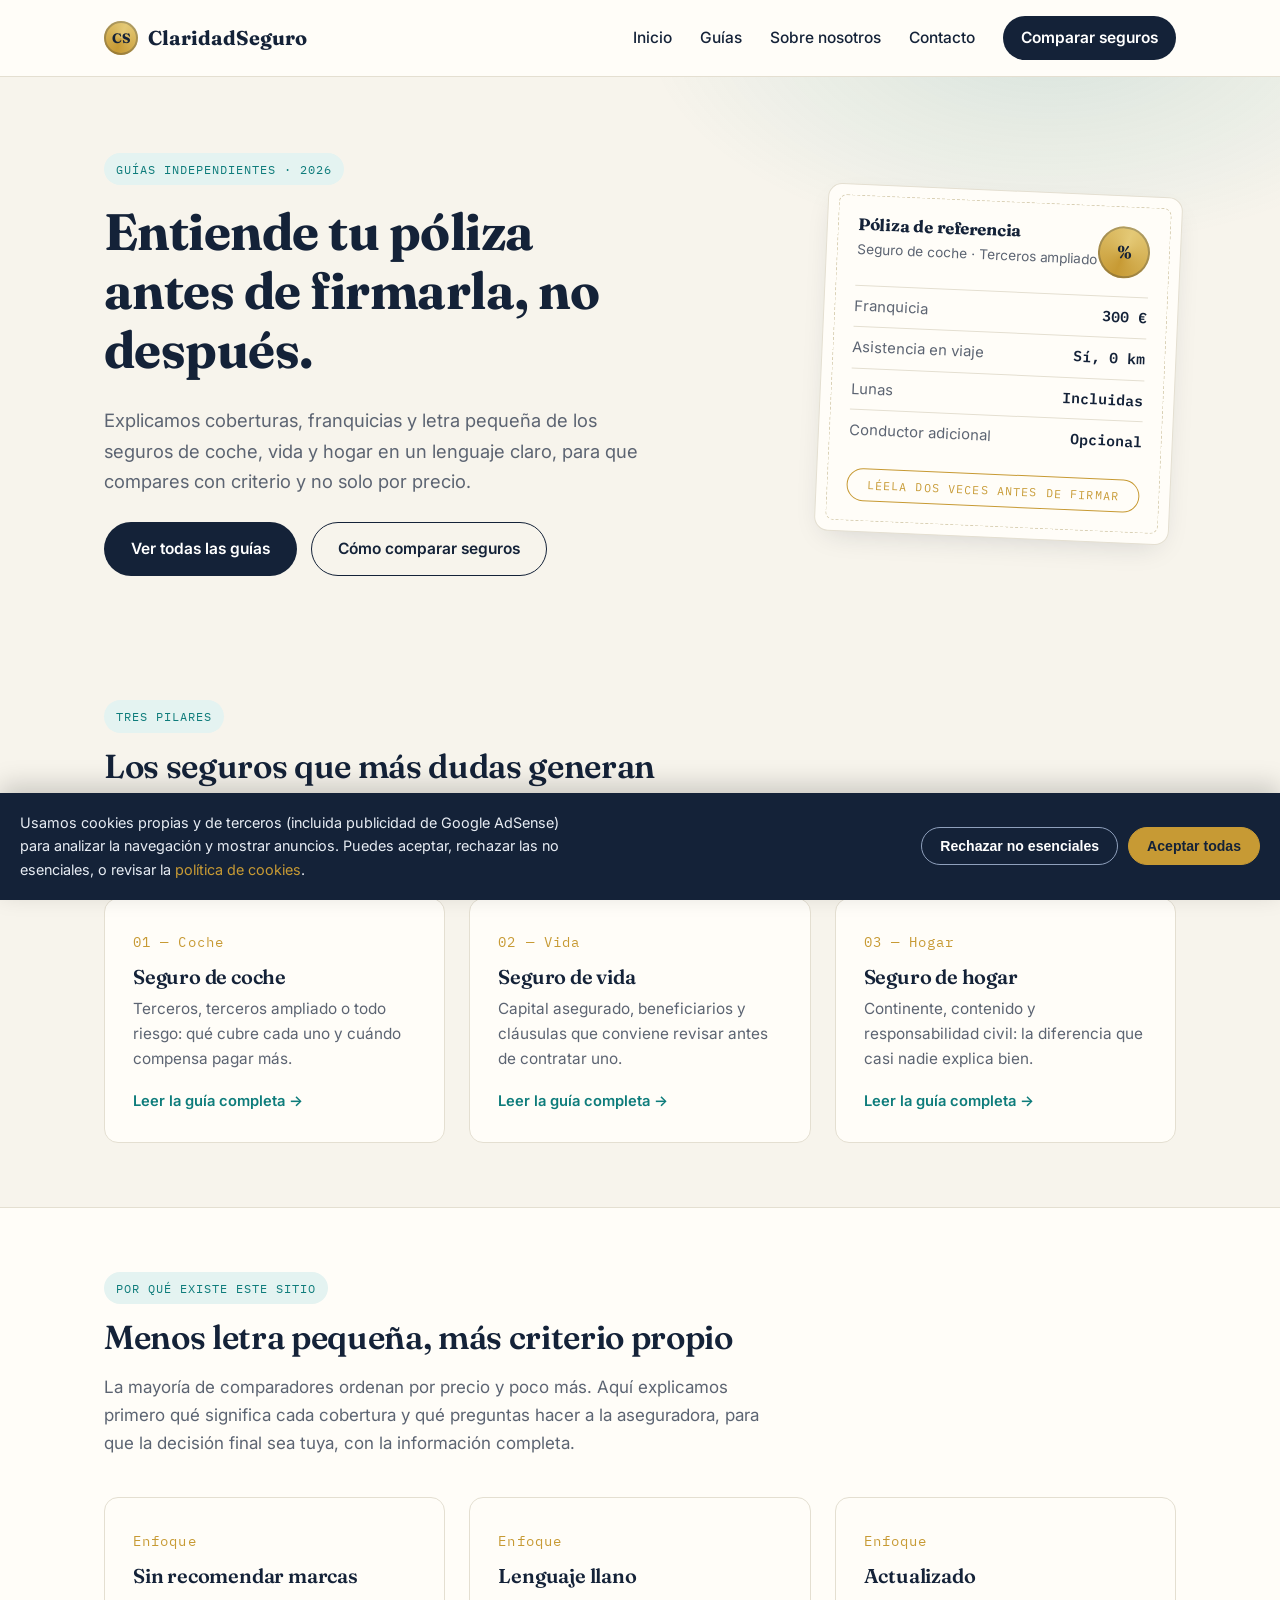
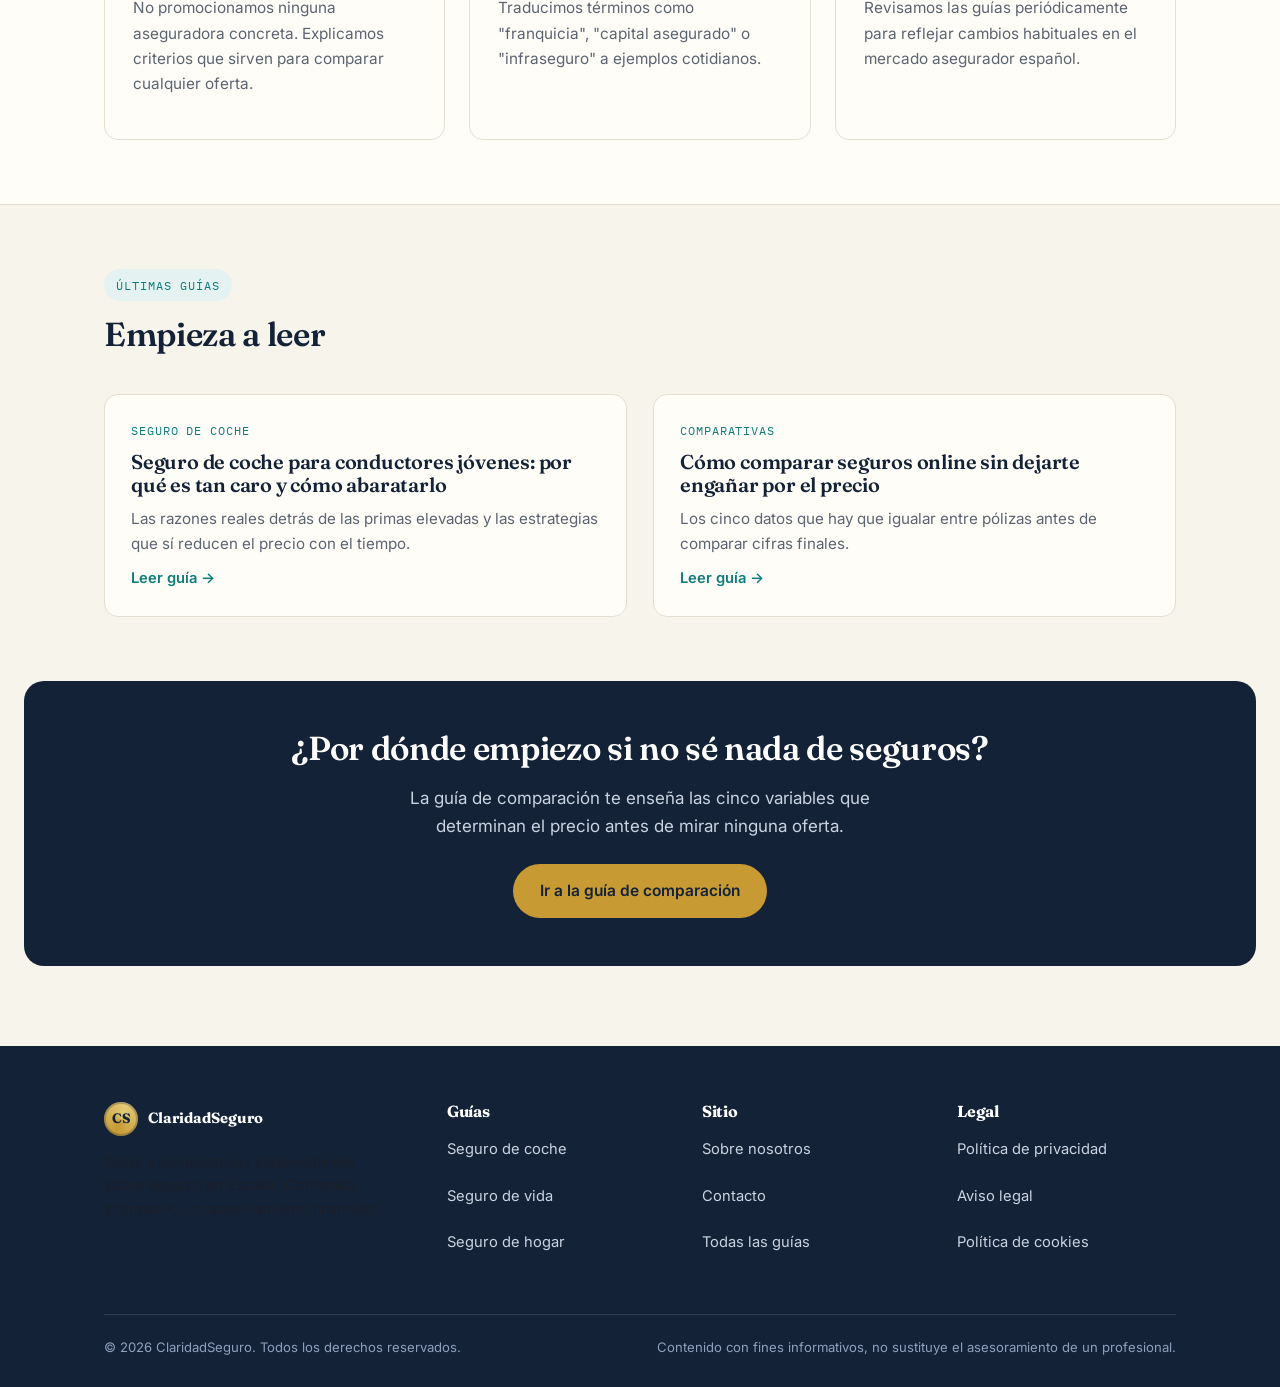
<file: index.html>
<!DOCTYPE html>
<html lang="es">
<head>
  <meta name="google-site-verification" content="7vvKPQWJpj8pFWXaizUYIFUhnD4zpaqEyZSCeNvrr3E" />
  <title>Claridad Seguro</title>
<meta charset="UTF-8">
<meta name="viewport" content="width=device-width, initial-scale=1.0">
<title>ClaridadSeguro — Guías claras para elegir seguro de coche, vida y hogar</title>
<meta name="description" content="Comparativas, guías y consejos independientes sobre seguros de coche, vida y hogar en España. Entiende tu póliza antes de firmarla, sin letra pequeña.">
<link rel="canonical" href="https://marcooos1.github.io/claridadseguro/">
<meta property="og:title" content="ClaridadSeguro — Guías claras sobre seguros">
<meta property="og:description" content="Comparativas y guías independientes de seguros de coche, vida y hogar.">
<meta property="og:type" content="website">
<meta property="og:url" content="https://marcooos1.github.io/claridadseguro/">
<meta name="robots" content="index, follow">
<link rel="preconnect" href="https://fonts.googleapis.com">
<link href="https://fonts.googleapis.com/css2?family=Fraunces:wght@600;700;900&family=Inter:wght@400;500;600;700&family=IBM+Plex+Mono:wght@500;600&display=swap" rel="stylesheet">
<link rel="stylesheet" href="css/style.css">
<script type="application/ld+json">
{
  "@context": "https://schema.org",
  "@type": "Organization",
  "name": "ClaridadSeguro",
  "url": "https://marcooos1.github.io/claridadseguro/",
  "description": "Guías y comparativas independientes sobre seguros de coche, vida y hogar en España."
}
</script>
</head>
<body>
<a class="skip-link" href="#main">Saltar al contenido</a>

<header class="site-header">
  <div class="nav-wrap">
    <a class="brand" href="index.html"><span class="seal">CS</span> ClaridadSeguro</a>
    <nav class="main-nav" aria-label="Navegación principal">
      <a href="index.html">Inicio</a>
      <a href="blog/index.html">Guías</a>
      <a href="sobre-nosotros.html">Sobre nosotros</a>
      <a href="contacto.html">Contacto</a>
      <a class="nav-cta" href="blog/comparar-seguros-online.html">Comparar seguros</a>
    </nav>
  </div>
</header>

<main id="main">

<section class="hero">
  <div class="container hero-grid">
    <div>
      <span class="eyebrow">Guías independientes · 2026</span>
      <h1>Entiende tu póliza antes de firmarla, no después.</h1>
      <p class="lead">Explicamos coberturas, franquicias y letra pequeña de los seguros de coche, vida y hogar en un lenguaje claro, para que compares con criterio y no solo por precio.</p>
      <div class="hero-actions">
        <a class="btn btn-primary" href="blog/index.html">Ver todas las guías</a>
        <a class="btn btn-outline" href="blog/comparar-seguros-online.html">Cómo comparar seguros</a>
      </div>
    </div>
    <div class="policy-card" aria-hidden="true">
      <div class="policy-head">
        <div>
          <h4>Póliza de referencia</h4>
          <span style="color:var(--slate); font-size:.85rem;">Seguro de coche · Terceros ampliado</span>
        </div>
        <span class="seal">%</span>
      </div>
      <div class="row"><span>Franquicia</span><span>300 €</span></div>
      <div class="row"><span>Asistencia en viaje</span><span>Sí, 0 km</span></div>
      <div class="row"><span>Lunas</span><span>Incluidas</span></div>
      <div class="row"><span>Conductor adicional</span><span>Opcional</span></div>
      <div class="stamp">Léela dos veces antes de firmar</div>
    </div>
  </div>
</section>

<section>
  <div class="container">
    <div class="section-head">
      <span class="eyebrow">Tres pilares</span>
      <h2>Los seguros que más dudas generan</h2>
      <p style="color:var(--slate)">Empieza por el que necesitas ahora mismo. Cada guía explica coberturas, precios orientativos y errores habituales al contratar.</p>
    </div>
    <div class="grid-3">
      <div class="type-card">
        <span class="num">01 — Coche</span>
        <h3>Seguro de coche</h3>
        <p>Terceros, terceros ampliado o todo riesgo: qué cubre cada uno y cuándo compensa pagar más.</p>
        <a href="blog/seguro-coche-guia-completa.html">Leer la guía completa →</a>
      </div>
      <div class="type-card">
        <span class="num">02 — Vida</span>
        <h3>Seguro de vida</h3>
        <p>Capital asegurado, beneficiarios y cláusulas que conviene revisar antes de contratar uno.</p>
        <a href="blog/seguro-vida-como-elegir.html">Leer la guía completa →</a>
      </div>
      <div class="type-card">
        <span class="num">03 — Hogar</span>
        <h3>Seguro de hogar</h3>
        <p>Continente, contenido y responsabilidad civil: la diferencia que casi nadie explica bien.</p>
        <a href="blog/seguro-hogar-que-cubre.html">Leer la guía completa →</a>
      </div>
    </div>
  </div>
</section>

<section style="background:var(--paper); border-top:1px solid var(--line); border-bottom:1px solid var(--line);">
  <div class="container">
    <div class="section-head">
      <span class="eyebrow">Por qué existe este sitio</span>
      <h2>Menos letra pequeña, más criterio propio</h2>
      <p style="color:var(--slate); max-width:70ch">La mayoría de comparadores ordenan por precio y poco más. Aquí explicamos primero qué significa cada cobertura y qué preguntas hacer a la aseguradora, para que la decisión final sea tuya, con la información completa.</p>
    </div>
    <div class="grid-3">
      <div class="type-card">
        <span class="num">Enfoque</span>
        <h3>Sin recomendar marcas</h3>
        <p>No promocionamos ninguna aseguradora concreta. Explicamos criterios que sirven para comparar cualquier oferta.</p>
      </div>
      <div class="type-card">
        <span class="num">Enfoque</span>
        <h3>Lenguaje llano</h3>
        <p>Traducimos términos como "franquicia", "capital asegurado" o "infraseguro" a ejemplos cotidianos.</p>
      </div>
      <div class="type-card">
        <span class="num">Enfoque</span>
        <h3>Actualizado</h3>
        <p>Revisamos las guías periódicamente para reflejar cambios habituales en el mercado asegurador español.</p>
      </div>
    </div>
  </div>
</section>

<section>
  <div class="container">
    <div class="section-head">
      <span class="eyebrow">Últimas guías</span>
      <h2>Empieza a leer</h2>
    </div>
    <div class="post-list">
      <a class="post-card" href="blog/seguro-coche-jovenes-conductores.html" style="text-decoration:none;">
        <span class="tag">Seguro de coche</span>
        <h3>Seguro de coche para conductores jóvenes: por qué es tan caro y cómo abaratarlo</h3>
        <p>Las razones reales detrás de las primas elevadas y las estrategias que sí reducen el precio con el tiempo.</p>
        <span class="read">Leer guía →</span>
      </a>
      <a class="post-card" href="blog/comparar-seguros-online.html" style="text-decoration:none;">
        <span class="tag">Comparativas</span>
        <h3>Cómo comparar seguros online sin dejarte engañar por el precio</h3>
        <p>Los cinco datos que hay que igualar entre pólizas antes de comparar cifras finales.</p>
        <span class="read">Leer guía →</span>
      </a>
    </div>
  </div>
</section>

<div class="cta-band">
  <h2>¿Por dónde empiezo si no sé nada de seguros?</h2>
  <p>La guía de comparación te enseña las cinco variables que determinan el precio antes de mirar ninguna oferta.</p>
  <a class="btn btn-primary" href="blog/comparar-seguros-online.html">Ir a la guía de comparación</a>
</div>

</main>

<footer class="site-footer">
  <div class="container">
    <div class="footer-grid">
      <div>
        <a class="brand" href="index.html"><span class="seal">CS</span> ClaridadSeguro</a>
        <p style="margin-top:14px; max-width:32ch; font-size:.9rem;">Guías y comparativas independientes sobre seguros en España. Contenido informativo, no asesoramiento financiero.</p>
      </div>
      <div>
        <h4>Guías</h4>
        <p><a href="blog/seguro-coche-guia-completa.html">Seguro de coche</a></p>
        <p><a href="blog/seguro-vida-como-elegir.html">Seguro de vida</a></p>
        <p><a href="blog/seguro-hogar-que-cubre.html">Seguro de hogar</a></p>
      </div>
      <div>
        <h4>Sitio</h4>
        <p><a href="sobre-nosotros.html">Sobre nosotros</a></p>
        <p><a href="contacto.html">Contacto</a></p>
        <p><a href="blog/index.html">Todas las guías</a></p>
      </div>
      <div>
        <h4>Legal</h4>
        <p><a href="politica-privacidad.html">Política de privacidad</a></p>
        <p><a href="aviso-legal.html">Aviso legal</a></p>
        <p><a href="politica-cookies.html">Política de cookies</a></p>
      </div>
    </div>
    <div class="footer-bottom">
      <span>© 2026 ClaridadSeguro. Todos los derechos reservados.</span>
      <span>Contenido con fines informativos, no sustituye el asesoramiento de un profesional.</span>
    </div>
  </div>
</footer>

<script src="js/cookie-banner.js" defer></script>
</body>
</html>
</file>
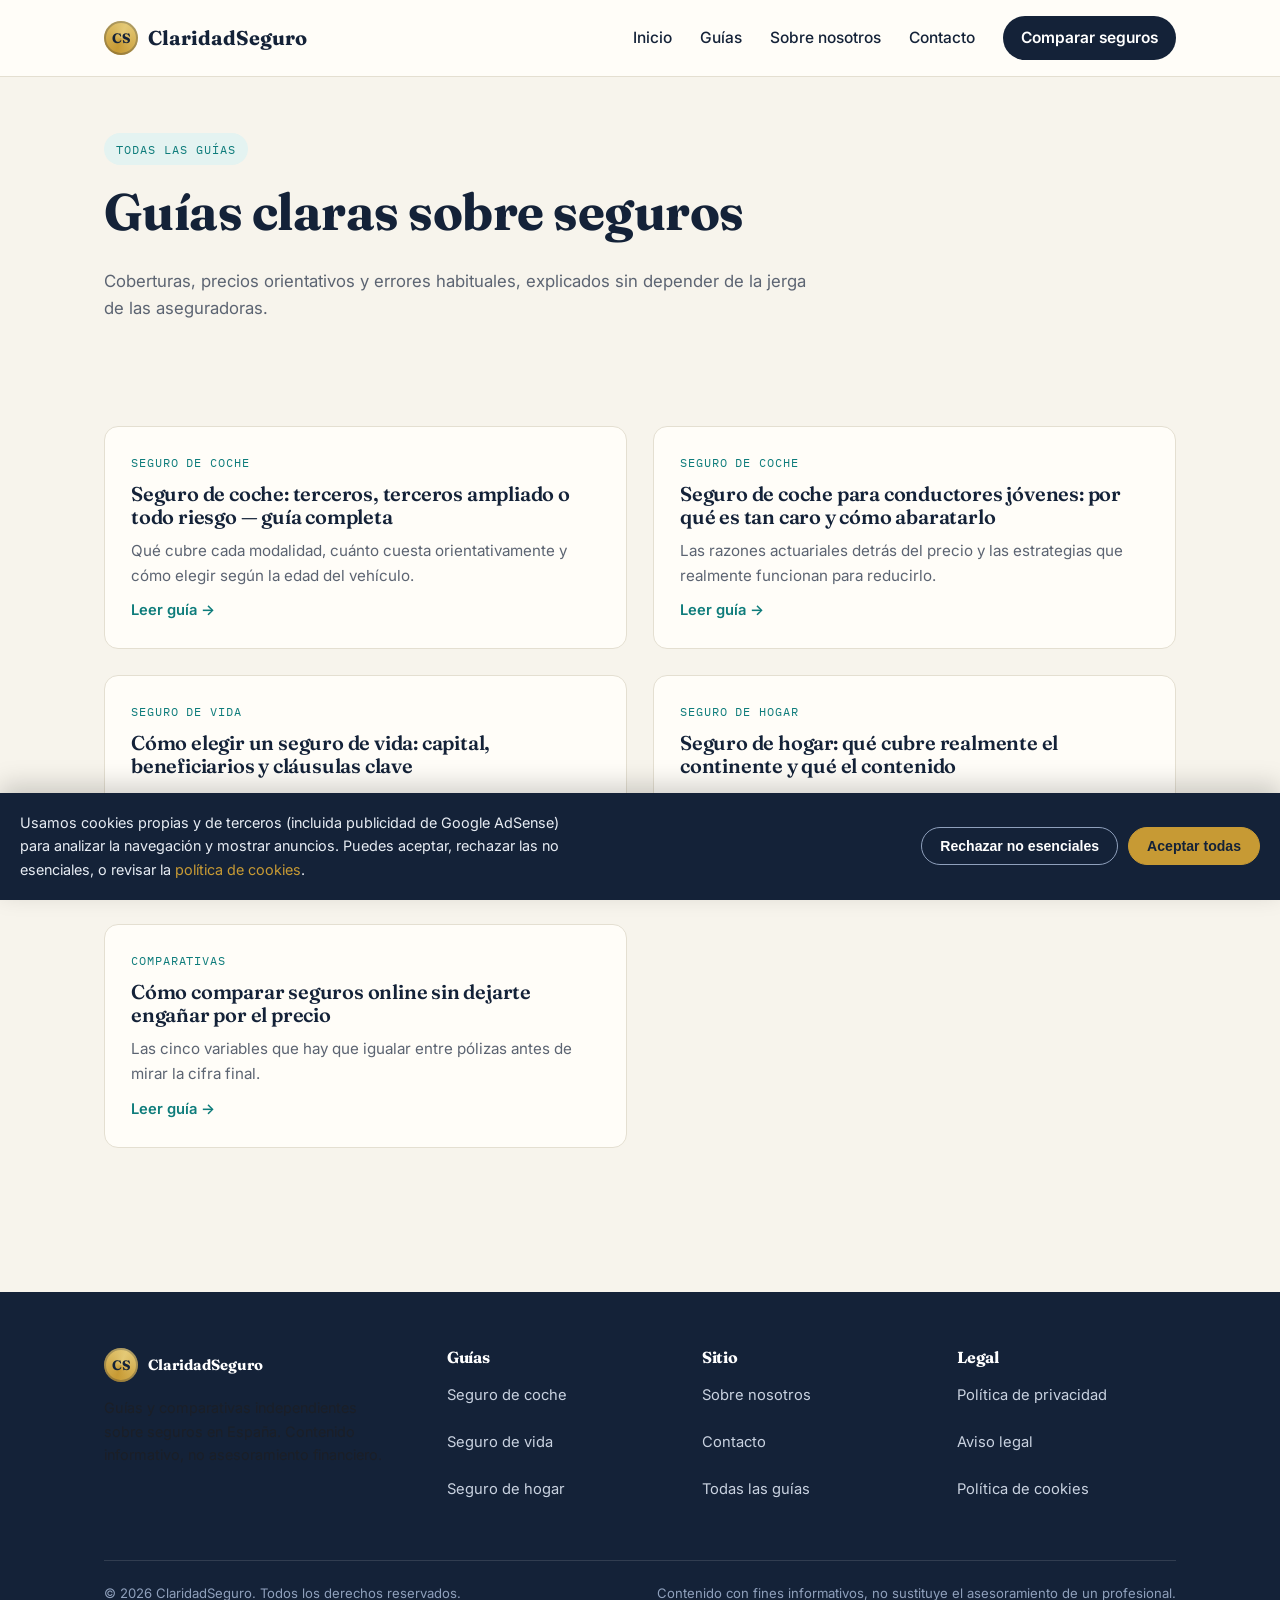
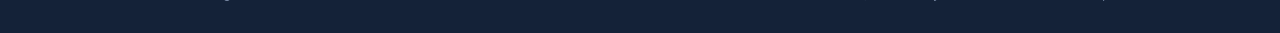
<file: blog/index.html>
<!DOCTYPE html>
<html lang="es">
<head>
<meta charset="UTF-8">
<meta name="viewport" content="width=device-width, initial-scale=1.0">
<title>Guías de seguros de coche, vida y hogar | ClaridadSeguro</title>
<meta name="description" content="Todas las guías de ClaridadSeguro sobre seguros de coche, vida y hogar: coberturas, precios orientativos y cómo comparar sin errores.">
<link rel="canonical" href="https://marcooos1.github.io/claridadseguro/blog/index.html">
<link rel="preconnect" href="https://fonts.googleapis.com">
<link href="https://fonts.googleapis.com/css2?family=Fraunces:wght@600;700;900&family=Inter:wght@400;500;600;700&family=IBM+Plex+Mono:wght@500;600&display=swap" rel="stylesheet">
<link rel="stylesheet" href="../css/style.css">
</head>
<body>
<a class="skip-link" href="#main">Saltar al contenido</a>
<header class="site-header">
  <div class="nav-wrap">
    <a class="brand" href="../index.html"><span class="seal">CS</span> ClaridadSeguro</a>
    <nav class="main-nav" aria-label="Navegación principal">
      <a href="../index.html">Inicio</a>
      <a href="index.html">Guías</a>
      <a href="../sobre-nosotros.html">Sobre nosotros</a>
      <a href="../contacto.html">Contacto</a>
      <a class="nav-cta" href="comparar-seguros-online.html">Comparar seguros</a>
    </nav>
  </div>
</header>

<main id="main">
<section style="padding-top:56px;">
  <div class="container">
    <span class="eyebrow">Todas las guías</span>
    <h1>Guías claras sobre seguros</h1>
    <p style="color:var(--slate); max-width:65ch; font-size:1.05rem;">Coberturas, precios orientativos y errores habituales, explicados sin depender de la jerga de las aseguradoras.</p>
  </div>
</section>

<section style="padding-top:20px;">
  <div class="container">
    <div class="post-list">

      <a class="post-card" href="seguro-coche-guia-completa.html" style="text-decoration:none;">
        <span class="tag">Seguro de coche</span>
        <h3>Seguro de coche: terceros, terceros ampliado o todo riesgo — guía completa</h3>
        <p>Qué cubre cada modalidad, cuánto cuesta orientativamente y cómo elegir según la edad del vehículo.</p>
        <span class="read">Leer guía →</span>
      </a>

      <a class="post-card" href="seguro-coche-jovenes-conductores.html" style="text-decoration:none;">
        <span class="tag">Seguro de coche</span>
        <h3>Seguro de coche para conductores jóvenes: por qué es tan caro y cómo abaratarlo</h3>
        <p>Las razones actuariales detrás del precio y las estrategias que realmente funcionan para reducirlo.</p>
        <span class="read">Leer guía →</span>
      </a>

      <a class="post-card" href="seguro-vida-como-elegir.html" style="text-decoration:none;">
        <span class="tag">Seguro de vida</span>
        <h3>Cómo elegir un seguro de vida: capital, beneficiarios y cláusulas clave</h3>
        <p>Los conceptos imprescindibles antes de firmar y las preguntas que casi nadie hace a tiempo.</p>
        <span class="read">Leer guía →</span>
      </a>

      <a class="post-card" href="seguro-hogar-que-cubre.html" style="text-decoration:none;">
        <span class="tag">Seguro de hogar</span>
        <h3>Seguro de hogar: qué cubre realmente el continente y qué el contenido</h3>
        <p>La diferencia que determina si una reclamación se paga completa, parcial o nada en absoluto.</p>
        <span class="read">Leer guía →</span>
      </a>

      <a class="post-card" href="comparar-seguros-online.html" style="text-decoration:none;">
        <span class="tag">Comparativas</span>
        <h3>Cómo comparar seguros online sin dejarte engañar por el precio</h3>
        <p>Las cinco variables que hay que igualar entre pólizas antes de mirar la cifra final.</p>
        <span class="read">Leer guía →</span>
      </a>

    </div>
  </div>
</section>
</main>

<footer class="site-footer">
  <div class="container">
    <div class="footer-grid">
      <div>
        <a class="brand" href="../index.html"><span class="seal">CS</span> ClaridadSeguro</a>
        <p style="margin-top:14px; max-width:32ch; font-size:.9rem;">Guías y comparativas independientes sobre seguros en España. Contenido informativo, no asesoramiento financiero.</p>
      </div>
      <div>
        <h4>Guías</h4>
        <p><a href="seguro-coche-guia-completa.html">Seguro de coche</a></p>
        <p><a href="seguro-vida-como-elegir.html">Seguro de vida</a></p>
        <p><a href="seguro-hogar-que-cubre.html">Seguro de hogar</a></p>
      </div>
      <div>
        <h4>Sitio</h4>
        <p><a href="../sobre-nosotros.html">Sobre nosotros</a></p>
        <p><a href="../contacto.html">Contacto</a></p>
        <p><a href="index.html">Todas las guías</a></p>
      </div>
      <div>
        <h4>Legal</h4>
        <p><a href="../politica-privacidad.html">Política de privacidad</a></p>
        <p><a href="../aviso-legal.html">Aviso legal</a></p>
        <p><a href="../politica-cookies.html">Política de cookies</a></p>
      </div>
    </div>
    <div class="footer-bottom">
      <span>© 2026 ClaridadSeguro. Todos los derechos reservados.</span>
      <span>Contenido con fines informativos, no sustituye el asesoramiento de un profesional.</span>
    </div>
  </div>
</footer>
<script src="../js/cookie-banner.js" defer></script>
</body>
</html>
</file>
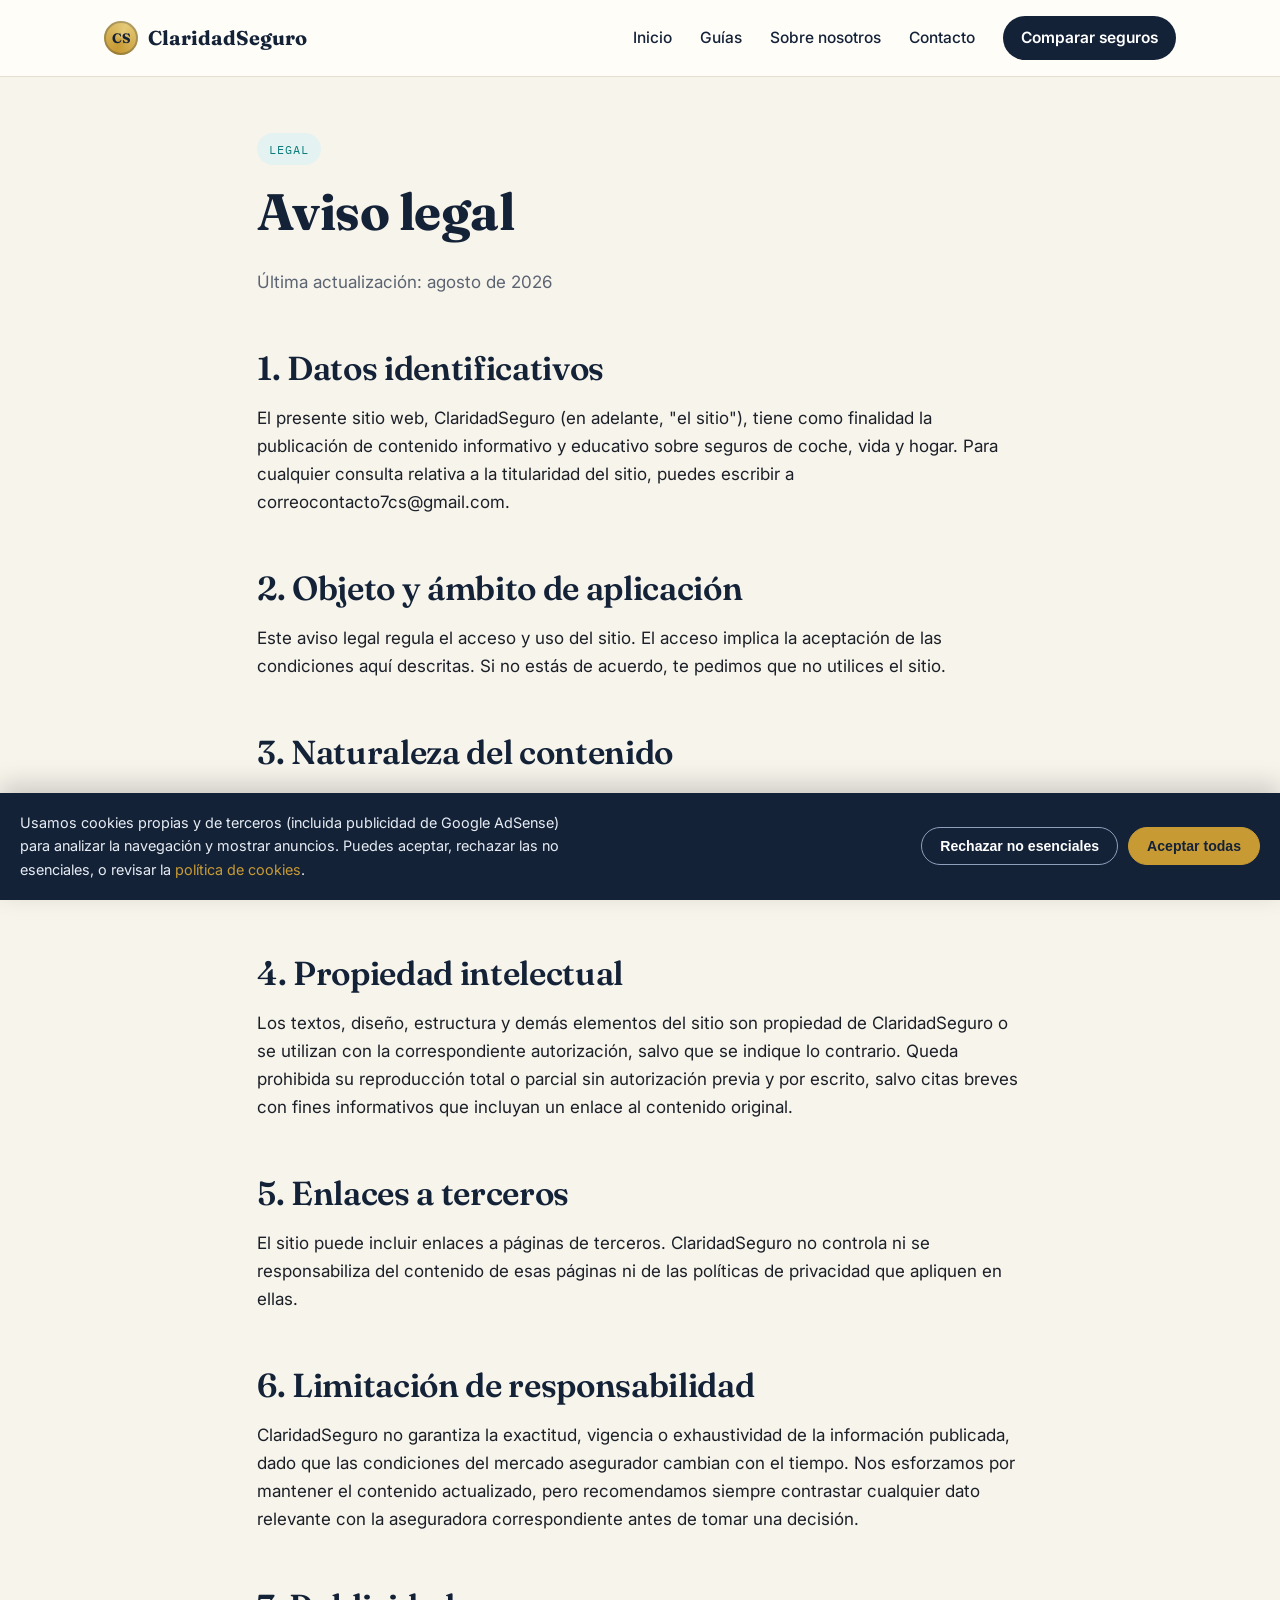
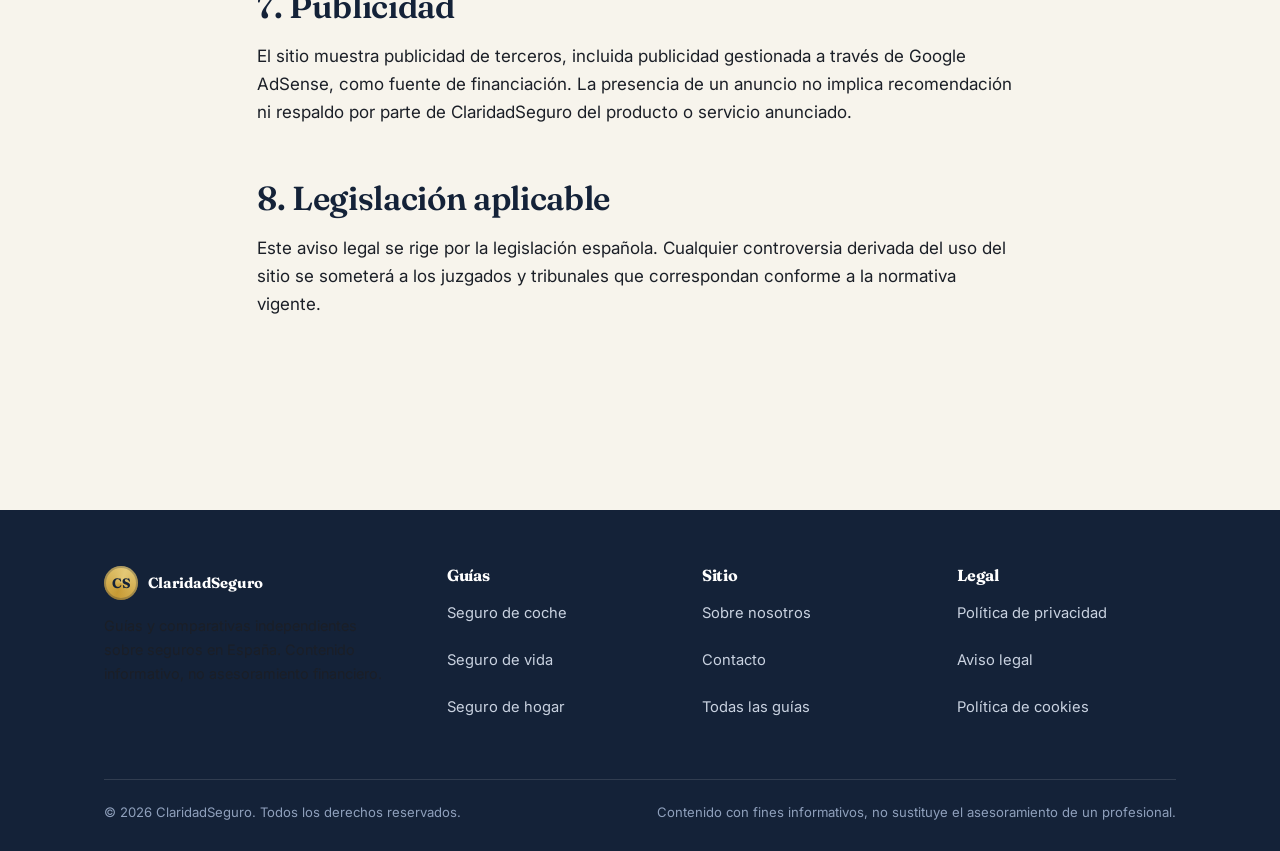
<file: aviso-legal.html>
<!DOCTYPE html>
<html lang="es">
<head>
<meta charset="UTF-8">
<meta name="viewport" content="width=device-width, initial-scale=1.0">
<title>Aviso legal | ClaridadSeguro</title>
<meta name="description" content="Aviso legal de ClaridadSeguro: condiciones de uso del sitio, propiedad intelectual y limitación de responsabilidad.">
<link rel="canonical" href="https://marcooos1.github.io/claridadseguro/aviso-legal.html">
<link rel="preconnect" href="https://fonts.googleapis.com">
<link href="https://fonts.googleapis.com/css2?family=Fraunces:wght@600;700;900&family=Inter:wght@400;500;600;700&family=IBM+Plex+Mono:wght@500;600&display=swap" rel="stylesheet">
<link rel="stylesheet" href="css/style.css">
</head>
<body>
<a class="skip-link" href="#main">Saltar al contenido</a>
<header class="site-header">
  <div class="nav-wrap">
    <a class="brand" href="index.html"><span class="seal">CS</span> ClaridadSeguro</a>
    <nav class="main-nav" aria-label="Navegación principal">
      <a href="index.html">Inicio</a>
      <a href="blog/index.html">Guías</a>
      <a href="sobre-nosotros.html">Sobre nosotros</a>
      <a href="contacto.html">Contacto</a>
      <a class="nav-cta" href="blog/comparar-seguros-online.html">Comparar seguros</a>
    </nav>
  </div>
</header>

<main id="main">
<section style="padding-top:56px;">
  <div class="container legal-body" style="margin-top:0;">
    <span class="eyebrow">Legal</span>
    <h1>Aviso legal</h1>
    <p style="color:var(--slate);">Última actualización: agosto de 2026</p>

    <h2>1. Datos identificativos</h2>
    <p>El presente sitio web, ClaridadSeguro (en adelante, "el sitio"), tiene como finalidad la publicación de contenido informativo y educativo sobre seguros de coche, vida y hogar. Para cualquier consulta relativa a la titularidad del sitio, puedes escribir a correocontacto7cs@gmail.com.</p>

    <h2>2. Objeto y ámbito de aplicación</h2>
    <p>Este aviso legal regula el acceso y uso del sitio. El acceso implica la aceptación de las condiciones aquí descritas. Si no estás de acuerdo, te pedimos que no utilices el sitio.</p>

    <h2>3. Naturaleza del contenido</h2>
    <p>Todo el contenido publicado tiene carácter informativo y divulgativo. No constituye asesoramiento financiero, jurídico ni de ningún otro tipo, ni sustituye la información precontractual que cualquier aseguradora está obligada a facilitar antes de la contratación de un seguro. Las decisiones de contratación son responsabilidad exclusiva del usuario.</p>

    <h2>4. Propiedad intelectual</h2>
    <p>Los textos, diseño, estructura y demás elementos del sitio son propiedad de ClaridadSeguro o se utilizan con la correspondiente autorización, salvo que se indique lo contrario. Queda prohibida su reproducción total o parcial sin autorización previa y por escrito, salvo citas breves con fines informativos que incluyan un enlace al contenido original.</p>

    <h2>5. Enlaces a terceros</h2>
    <p>El sitio puede incluir enlaces a páginas de terceros. ClaridadSeguro no controla ni se responsabiliza del contenido de esas páginas ni de las políticas de privacidad que apliquen en ellas.</p>

    <h2>6. Limitación de responsabilidad</h2>
    <p>ClaridadSeguro no garantiza la exactitud, vigencia o exhaustividad de la información publicada, dado que las condiciones del mercado asegurador cambian con el tiempo. Nos esforzamos por mantener el contenido actualizado, pero recomendamos siempre contrastar cualquier dato relevante con la aseguradora correspondiente antes de tomar una decisión.</p>

    <h2>7. Publicidad</h2>
    <p>El sitio muestra publicidad de terceros, incluida publicidad gestionada a través de Google AdSense, como fuente de financiación. La presencia de un anuncio no implica recomendación ni respaldo por parte de ClaridadSeguro del producto o servicio anunciado.</p>

    <h2>8. Legislación aplicable</h2>
    <p>Este aviso legal se rige por la legislación española. Cualquier controversia derivada del uso del sitio se someterá a los juzgados y tribunales que correspondan conforme a la normativa vigente.</p>
  </div>
</section>
</main>

<footer class="site-footer">
  <div class="container">
    <div class="footer-grid">
      <div>
        <a class="brand" href="index.html"><span class="seal">CS</span> ClaridadSeguro</a>
        <p style="margin-top:14px; max-width:32ch; font-size:.9rem;">Guías y comparativas independientes sobre seguros en España. Contenido informativo, no asesoramiento financiero.</p>
      </div>
      <div>
        <h4>Guías</h4>
        <p><a href="blog/seguro-coche-guia-completa.html">Seguro de coche</a></p>
        <p><a href="blog/seguro-vida-como-elegir.html">Seguro de vida</a></p>
        <p><a href="blog/seguro-hogar-que-cubre.html">Seguro de hogar</a></p>
      </div>
      <div>
        <h4>Sitio</h4>
        <p><a href="sobre-nosotros.html">Sobre nosotros</a></p>
        <p><a href="contacto.html">Contacto</a></p>
        <p><a href="blog/index.html">Todas las guías</a></p>
      </div>
      <div>
        <h4>Legal</h4>
        <p><a href="politica-privacidad.html">Política de privacidad</a></p>
        <p><a href="aviso-legal.html">Aviso legal</a></p>
        <p><a href="politica-cookies.html">Política de cookies</a></p>
      </div>
    </div>
    <div class="footer-bottom">
      <span>© 2026 ClaridadSeguro. Todos los derechos reservados.</span>
      <span>Contenido con fines informativos, no sustituye el asesoramiento de un profesional.</span>
    </div>
  </div>
</footer>
<script src="js/cookie-banner.js" defer></script>
</body>
</html>
</file>
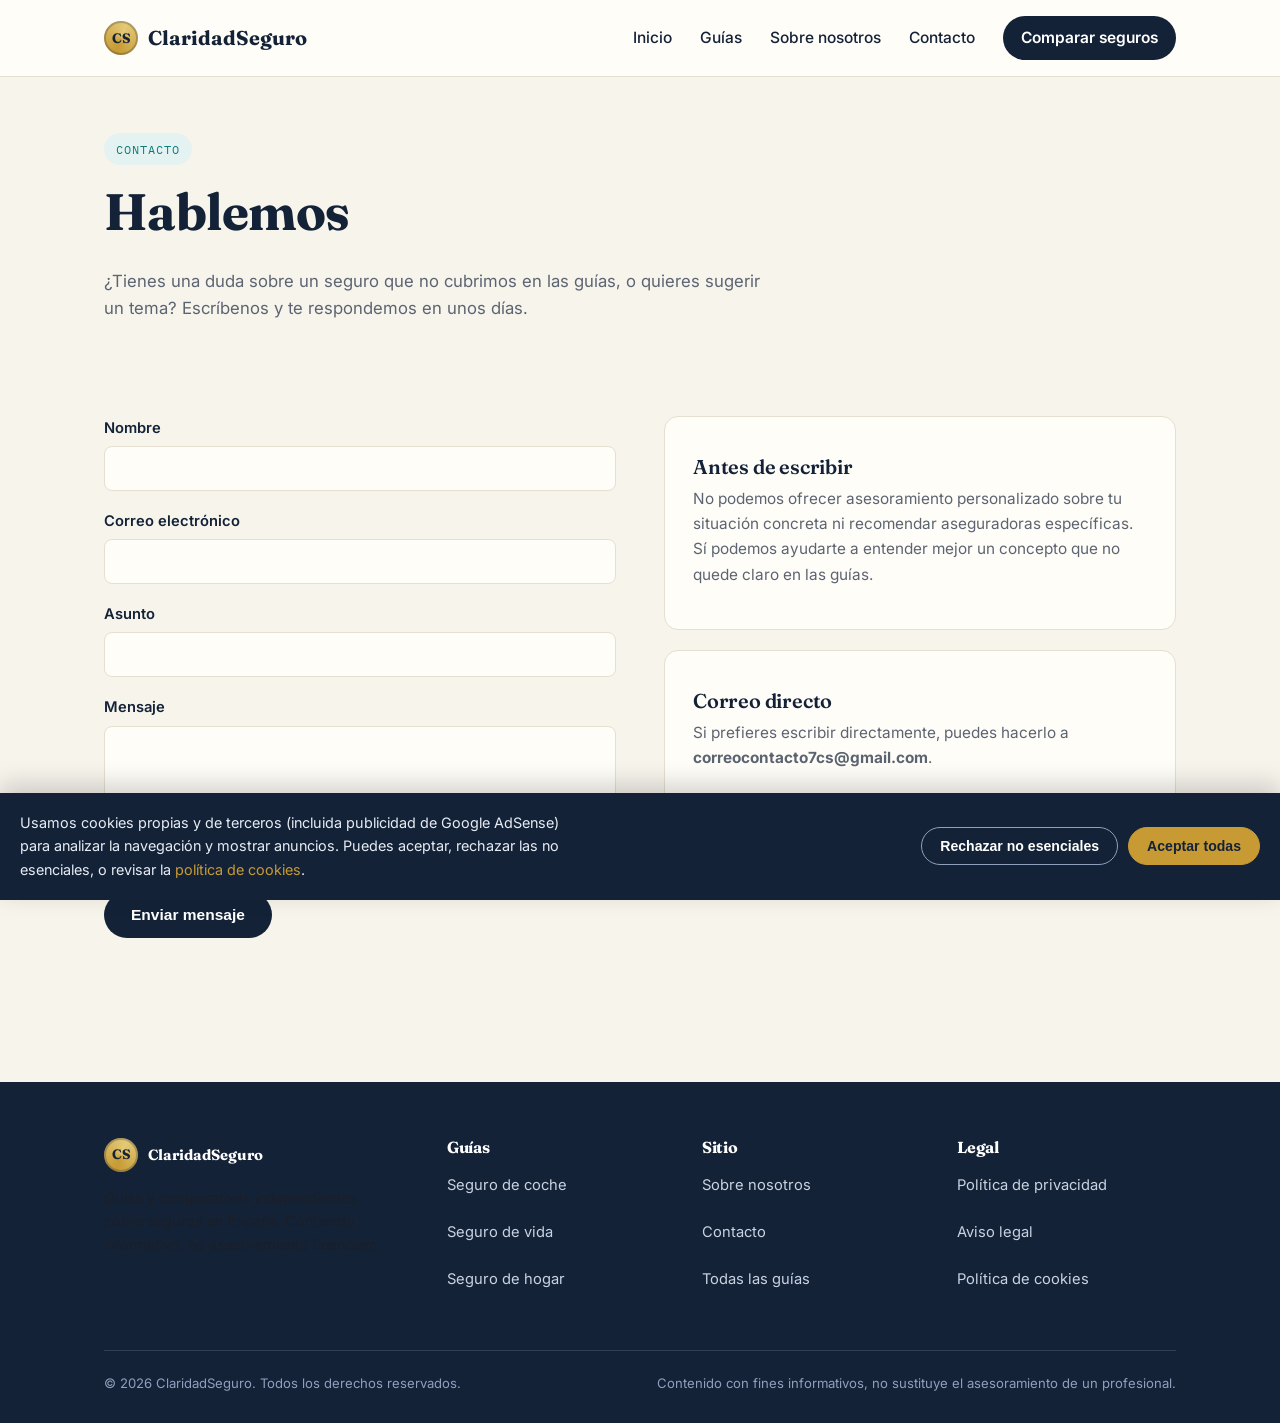
<file: contacto.html>
<!DOCTYPE html>
<html lang="es">
<head>
<meta charset="UTF-8">
<meta name="viewport" content="width=device-width, initial-scale=1.0">
<title>Contacto | ClaridadSeguro</title>
<meta name="description" content="Ponte en contacto con el equipo de ClaridadSeguro para dudas, sugerencias de contenido o consultas sobre el sitio.">
<link rel="canonical" href="https://marcooos1.github.io/claridadseguro/contacto.html">
<link rel="preconnect" href="https://fonts.googleapis.com">
<link href="https://fonts.googleapis.com/css2?family=Fraunces:wght@600;700;900&family=Inter:wght@400;500;600;700&family=IBM+Plex+Mono:wght@500;600&display=swap" rel="stylesheet">
<link rel="stylesheet" href="css/style.css">
</head>
<body>
<a class="skip-link" href="#main">Saltar al contenido</a>
<header class="site-header">
  <div class="nav-wrap">
    <a class="brand" href="index.html"><span class="seal">CS</span> ClaridadSeguro</a>
    <nav class="main-nav" aria-label="Navegación principal">
      <a href="index.html">Inicio</a>
      <a href="blog/index.html">Guías</a>
      <a href="sobre-nosotros.html">Sobre nosotros</a>
      <a href="contacto.html">Contacto</a>
      <a class="nav-cta" href="blog/comparar-seguros-online.html">Comparar seguros</a>
    </nav>
  </div>
</header>

<main id="main">
<section style="padding-top:56px;">
  <div class="container">
    <span class="eyebrow">Contacto</span>
    <h1>Hablemos</h1>
    <p style="color:var(--slate); max-width:60ch; font-size:1.05rem;">¿Tienes una duda sobre un seguro que no cubrimos en las guías, o quieres sugerir un tema? Escríbenos y te respondemos en unos días.</p>
  </div>
</section>

<section style="padding-top:10px;">
  <div class="container contact-grid">
    <div>
      <form>
        <div class="form-field">
          <label for="nombre">Nombre</label>
          <input type="text" id="nombre" name="nombre" autocomplete="name" required>
        </div>
        <div class="form-field">
          <label for="email">Correo electrónico</label>
          <input type="email" id="email" name="email" autocomplete="email" required>
        </div>
        <div class="form-field">
          <label for="asunto">Asunto</label>
          <input type="text" id="asunto" name="asunto">
        </div>
        <div class="form-field">
          <label for="mensaje">Mensaje</label>
          <textarea id="mensaje" name="mensaje" required></textarea>
        </div>
        <button type="submit" class="btn btn-primary">Enviar mensaje</button>
      </form>
    </div>
    <div>
      <div class="type-card">
        <h3>Antes de escribir</h3>
        <p>No podemos ofrecer asesoramiento personalizado sobre tu situación concreta ni recomendar aseguradoras específicas. Sí podemos ayudarte a entender mejor un concepto que no quede claro en las guías.</p>
      </div>
      <div class="type-card" style="margin-top:20px;">
        <h3>Correo directo</h3>
        <p>Si prefieres escribir directamente, puedes hacerlo a <strong>correocontacto7cs@gmail.com</strong>.</p>
      </div>
    </div>
  </div>
</section>
</main>

<footer class="site-footer">
  <div class="container">
    <div class="footer-grid">
      <div>
        <a class="brand" href="index.html"><span class="seal">CS</span> ClaridadSeguro</a>
        <p style="margin-top:14px; max-width:32ch; font-size:.9rem;">Guías y comparativas independientes sobre seguros en España. Contenido informativo, no asesoramiento financiero.</p>
      </div>
      <div>
        <h4>Guías</h4>
        <p><a href="blog/seguro-coche-guia-completa.html">Seguro de coche</a></p>
        <p><a href="blog/seguro-vida-como-elegir.html">Seguro de vida</a></p>
        <p><a href="blog/seguro-hogar-que-cubre.html">Seguro de hogar</a></p>
      </div>
      <div>
        <h4>Sitio</h4>
        <p><a href="sobre-nosotros.html">Sobre nosotros</a></p>
        <p><a href="contacto.html">Contacto</a></p>
        <p><a href="blog/index.html">Todas las guías</a></p>
      </div>
      <div>
        <h4>Legal</h4>
        <p><a href="politica-privacidad.html">Política de privacidad</a></p>
        <p><a href="aviso-legal.html">Aviso legal</a></p>
        <p><a href="politica-cookies.html">Política de cookies</a></p>
      </div>
    </div>
    <div class="footer-bottom">
      <span>© 2026 ClaridadSeguro. Todos los derechos reservados.</span>
      <span>Contenido con fines informativos, no sustituye el asesoramiento de un profesional.</span>
    </div>
  </div>
</footer>
<script src="js/cookie-banner.js" defer></script>
</body>
</html>
</file>
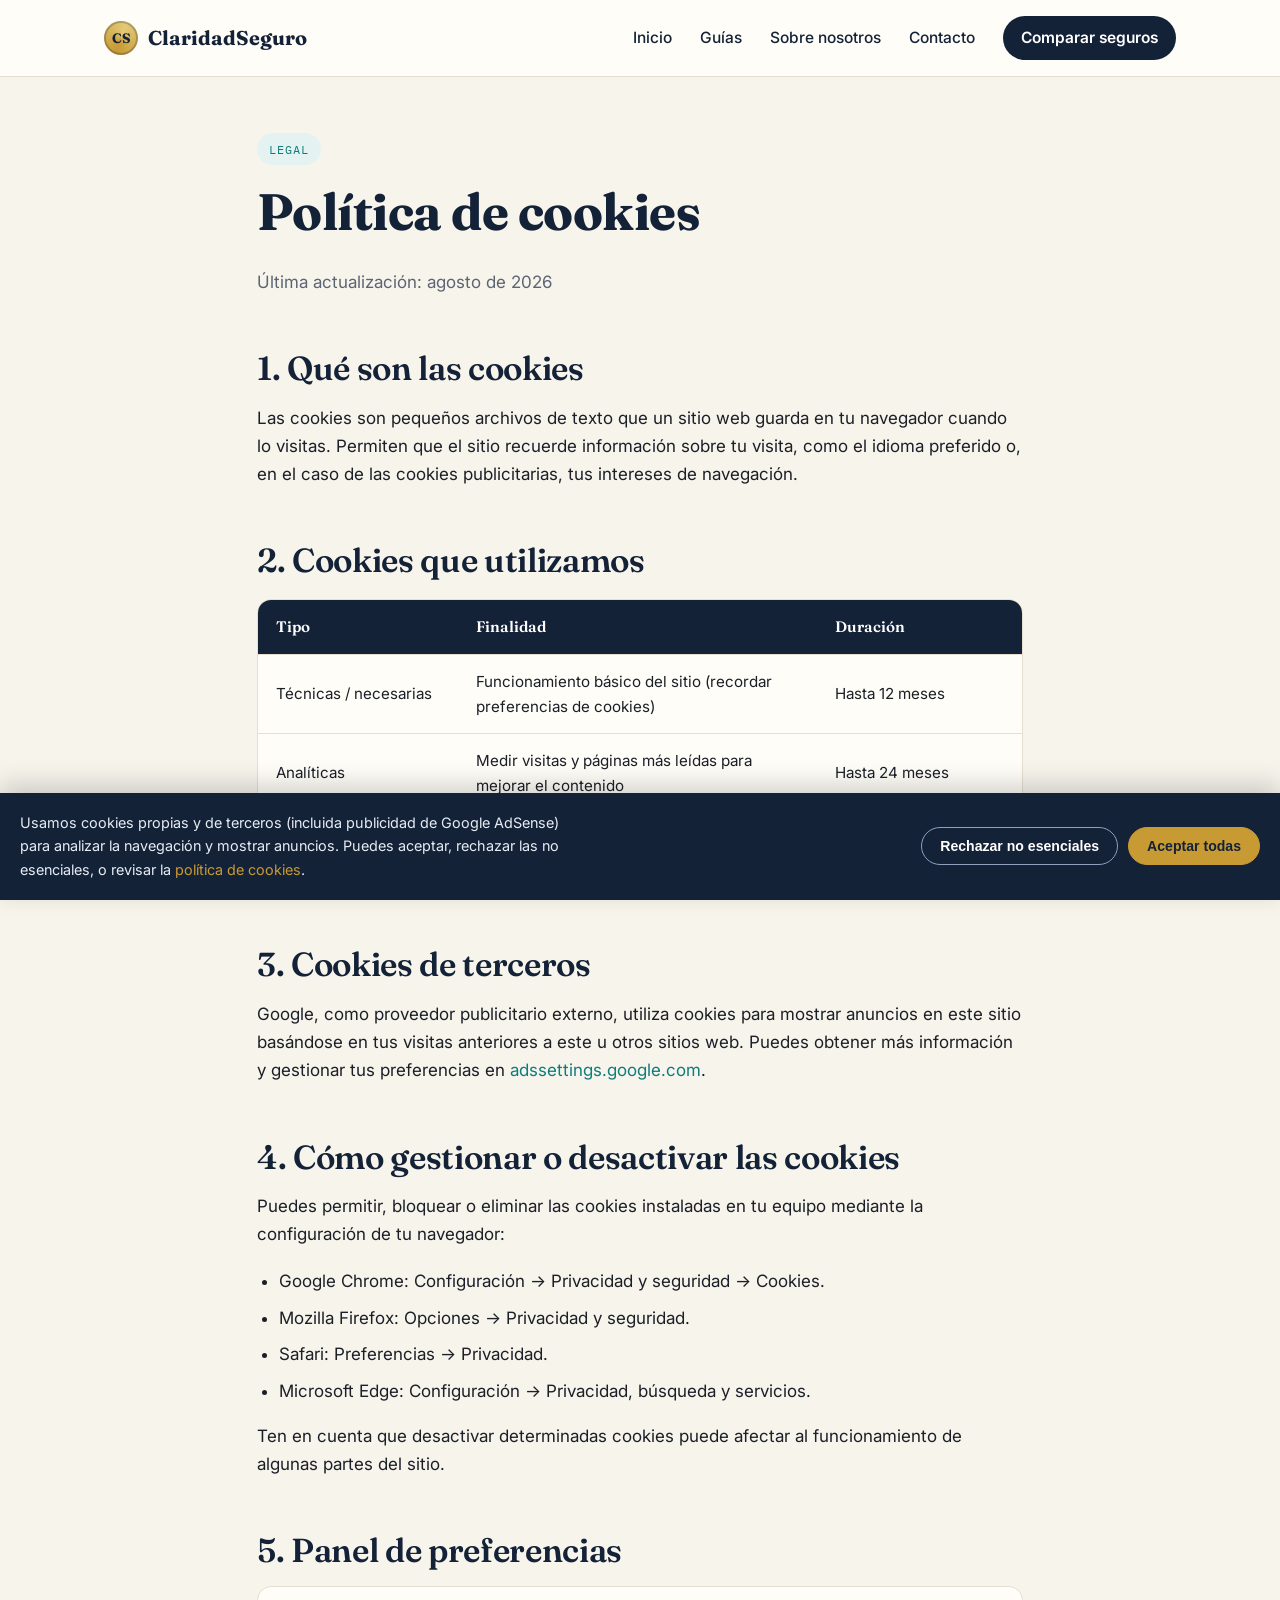
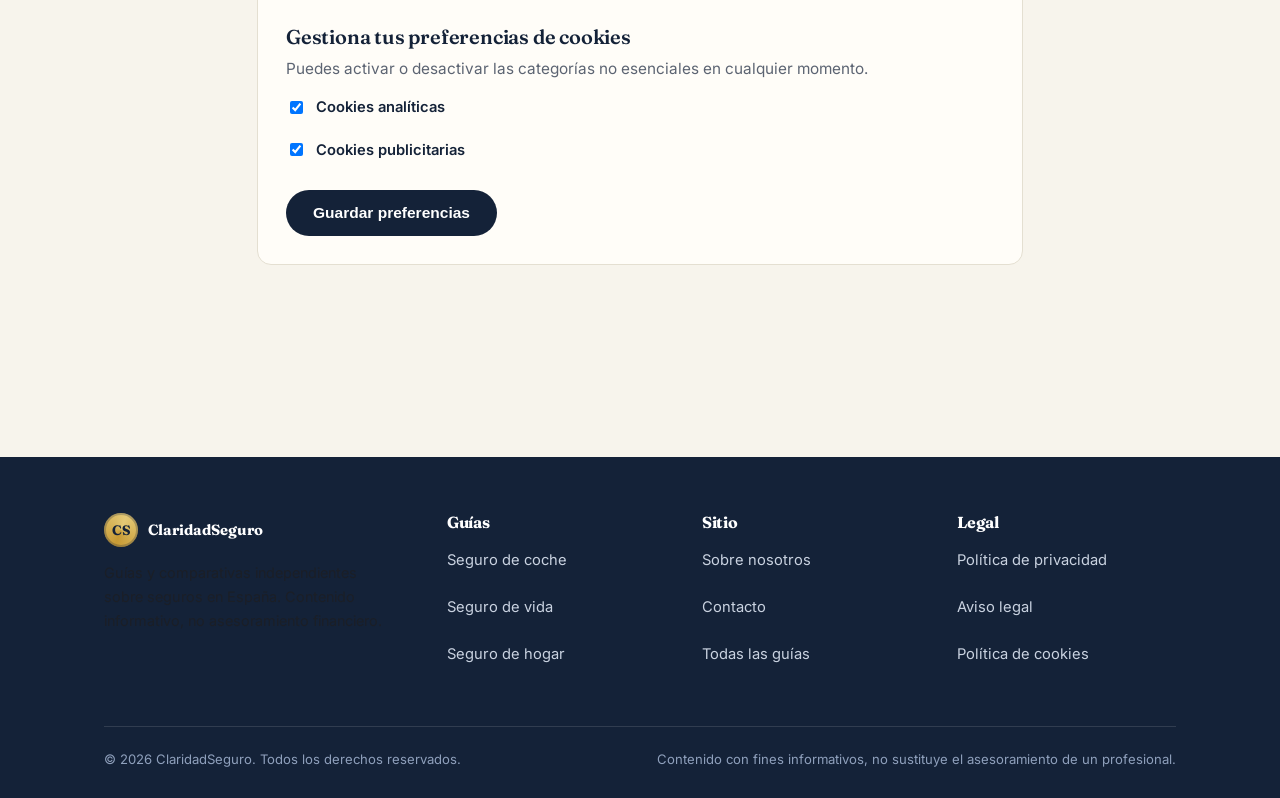
<file: politica-cookies.html>
<!DOCTYPE html>
<html lang="es">
<head>
<meta charset="UTF-8">
<meta name="viewport" content="width=device-width, initial-scale=1.0">
<title>Política de cookies | ClaridadSeguro</title>
<meta name="description" content="Qué cookies utiliza ClaridadSeguro, con qué finalidad y cómo puedes gestionarlas o desactivarlas.">
<link rel="canonical" href="https://marcooos1.github.io/claridadseguro/politica-cookies.html">
<link rel="preconnect" href="https://fonts.googleapis.com">
<link href="https://fonts.googleapis.com/css2?family=Fraunces:wght@600;700;900&family=Inter:wght@400;500;600;700&family=IBM+Plex+Mono:wght@500;600&display=swap" rel="stylesheet">
<link rel="stylesheet" href="css/style.css">
</head>
<body>
<a class="skip-link" href="#main">Saltar al contenido</a>
<header class="site-header">
  <div class="nav-wrap">
    <a class="brand" href="index.html"><span class="seal">CS</span> ClaridadSeguro</a>
    <nav class="main-nav" aria-label="Navegación principal">
      <a href="index.html">Inicio</a>
      <a href="blog/index.html">Guías</a>
      <a href="sobre-nosotros.html">Sobre nosotros</a>
      <a href="contacto.html">Contacto</a>
      <a class="nav-cta" href="blog/comparar-seguros-online.html">Comparar seguros</a>
    </nav>
  </div>
</header>

<main id="main">
<section style="padding-top:56px;">
  <div class="container legal-body" style="margin-top:0;">
    <span class="eyebrow">Legal</span>
    <h1>Política de cookies</h1>
    <p style="color:var(--slate);">Última actualización: agosto de 2026</p>

    <h2>1. Qué son las cookies</h2>
    <p>Las cookies son pequeños archivos de texto que un sitio web guarda en tu navegador cuando lo visitas. Permiten que el sitio recuerde información sobre tu visita, como el idioma preferido o, en el caso de las cookies publicitarias, tus intereses de navegación.</p>

    <h2>2. Cookies que utilizamos</h2>
    <div class="table-wrap" style="margin-top:20px;">
      <table>
        <thead><tr><th>Tipo</th><th>Finalidad</th><th>Duración</th></tr></thead>
        <tbody>
          <tr><td>Técnicas / necesarias</td><td>Funcionamiento básico del sitio (recordar preferencias de cookies)</td><td>Hasta 12 meses</td></tr>
          <tr><td>Analíticas</td><td>Medir visitas y páginas más leídas para mejorar el contenido</td><td>Hasta 24 meses</td></tr>
          <tr><td>Publicitarias (Google AdSense)</td><td>Mostrar anuncios relevantes y medir su rendimiento</td><td>Hasta 13 meses, según proveedor</td></tr>
        </tbody>
      </table>
    </div>

    <h2>3. Cookies de terceros</h2>
    <p>Google, como proveedor publicitario externo, utiliza cookies para mostrar anuncios en este sitio basándose en tus visitas anteriores a este u otros sitios web. Puedes obtener más información y gestionar tus preferencias en <a href="https://adssettings.google.com" target="_blank" rel="noopener">adssettings.google.com</a>.</p>

    <h2>4. Cómo gestionar o desactivar las cookies</h2>
    <p>Puedes permitir, bloquear o eliminar las cookies instaladas en tu equipo mediante la configuración de tu navegador:</p>
    <ul>
      <li>Google Chrome: Configuración → Privacidad y seguridad → Cookies.</li>
      <li>Mozilla Firefox: Opciones → Privacidad y seguridad.</li>
      <li>Safari: Preferencias → Privacidad.</li>
      <li>Microsoft Edge: Configuración → Privacidad, búsqueda y servicios.</li>
    </ul>
    <p>Ten en cuenta que desactivar determinadas cookies puede afectar al funcionamiento de algunas partes del sitio.</p>

    <h2>5. Panel de preferencias</h2>
    <div class="type-card" style="margin-top:16px;">
      <h3>Gestiona tus preferencias de cookies</h3>
      <p>Puedes activar o desactivar las categorías no esenciales en cualquier momento.</p>
      <div class="form-field" style="display:flex; align-items:center; gap:10px; margin-top:14px;">
        <input type="checkbox" id="ck-analytics" checked style="width:auto;"> <label for="ck-analytics" style="margin:0;">Cookies analíticas</label>
      </div>
      <div class="form-field" style="display:flex; align-items:center; gap:10px;">
        <input type="checkbox" id="ck-ads" checked style="width:auto;"> <label for="ck-ads" style="margin:0;">Cookies publicitarias</label>
      </div>
      <button class="btn btn-primary" style="margin-top:10px;" type="button">Guardar preferencias</button>
    </div>
  </div>
</section>
</main>

<footer class="site-footer">
  <div class="container">
    <div class="footer-grid">
      <div>
        <a class="brand" href="index.html"><span class="seal">CS</span> ClaridadSeguro</a>
        <p style="margin-top:14px; max-width:32ch; font-size:.9rem;">Guías y comparativas independientes sobre seguros en España. Contenido informativo, no asesoramiento financiero.</p>
      </div>
      <div>
        <h4>Guías</h4>
        <p><a href="blog/seguro-coche-guia-completa.html">Seguro de coche</a></p>
        <p><a href="blog/seguro-vida-como-elegir.html">Seguro de vida</a></p>
        <p><a href="blog/seguro-hogar-que-cubre.html">Seguro de hogar</a></p>
      </div>
      <div>
        <h4>Sitio</h4>
        <p><a href="sobre-nosotros.html">Sobre nosotros</a></p>
        <p><a href="contacto.html">Contacto</a></p>
        <p><a href="blog/index.html">Todas las guías</a></p>
      </div>
      <div>
        <h4>Legal</h4>
        <p><a href="politica-privacidad.html">Política de privacidad</a></p>
        <p><a href="aviso-legal.html">Aviso legal</a></p>
        <p><a href="politica-cookies.html">Política de cookies</a></p>
      </div>
    </div>
    <div class="footer-bottom">
      <span>© 2026 ClaridadSeguro. Todos los derechos reservados.</span>
      <span>Contenido con fines informativos, no sustituye el asesoramiento de un profesional.</span>
    </div>
  </div>
</footer>
<script src="js/cookie-banner.js" defer></script>
</body>
</html>
</file>
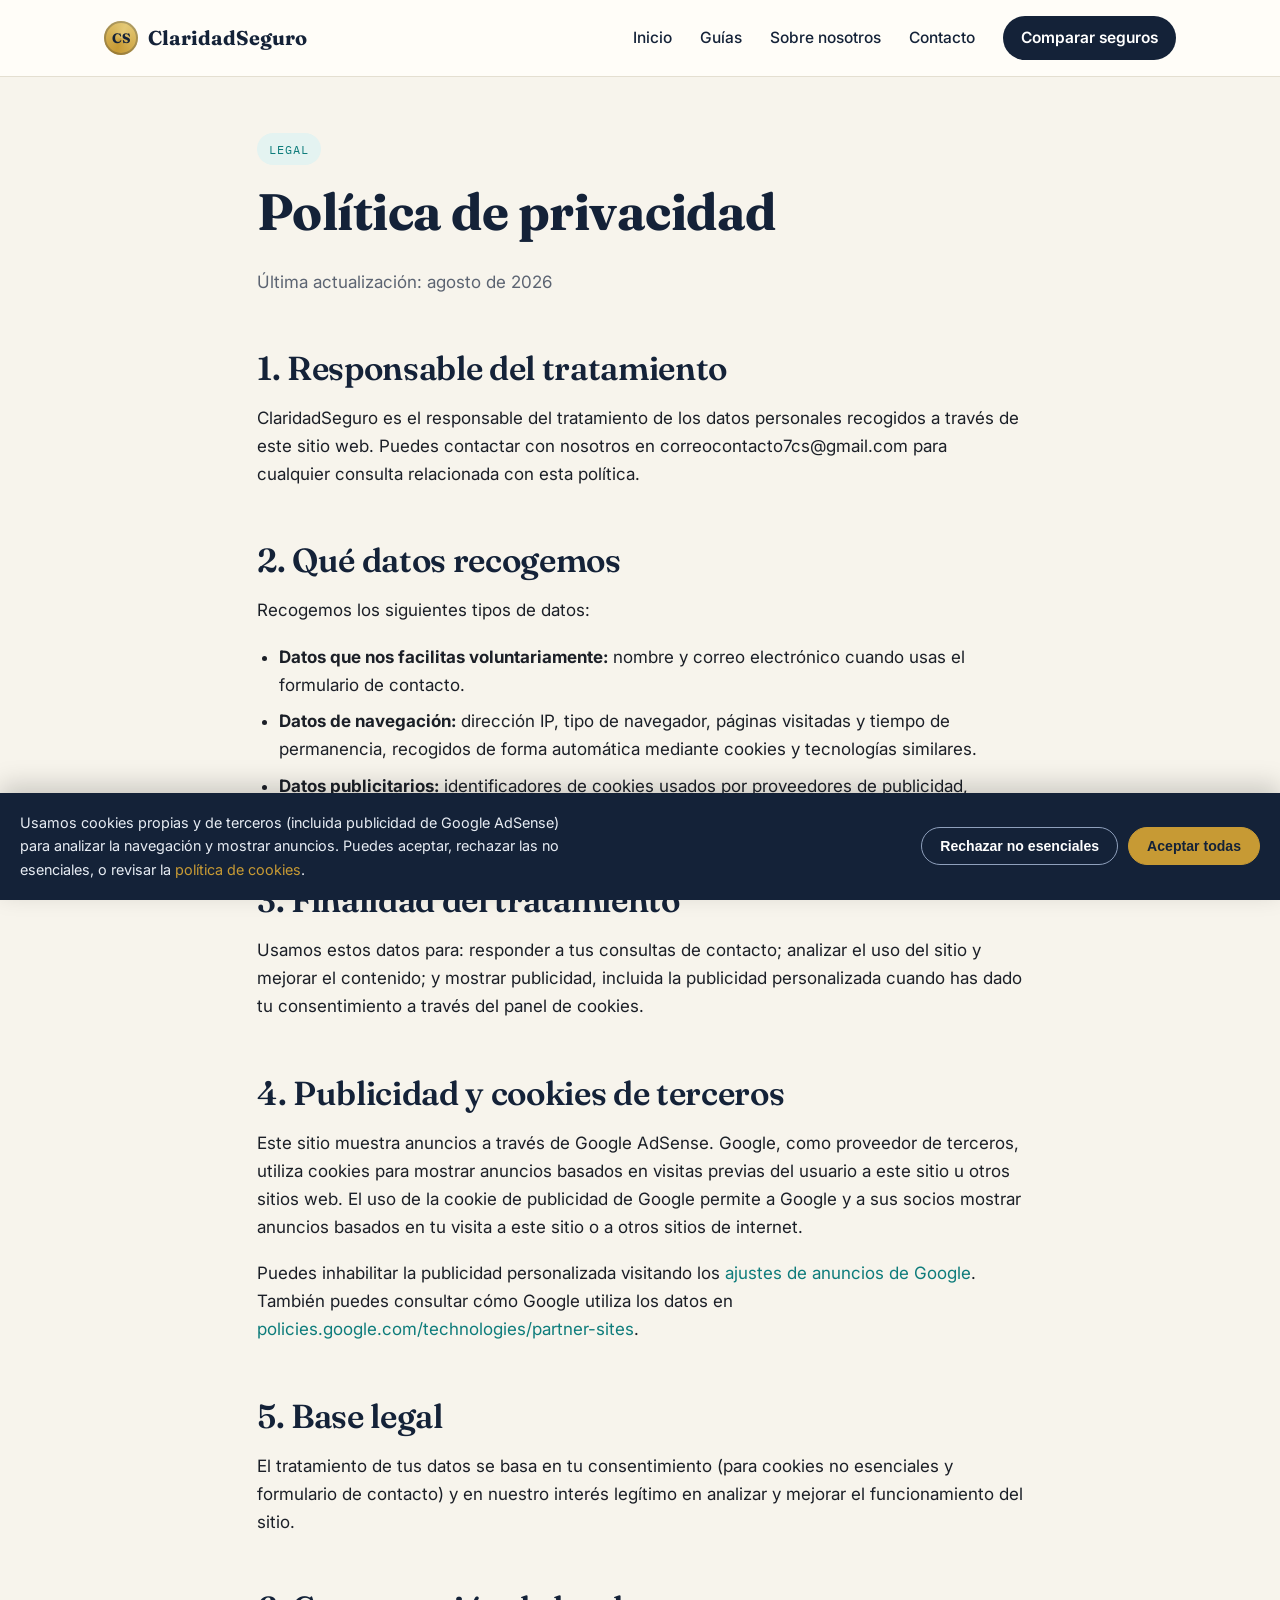
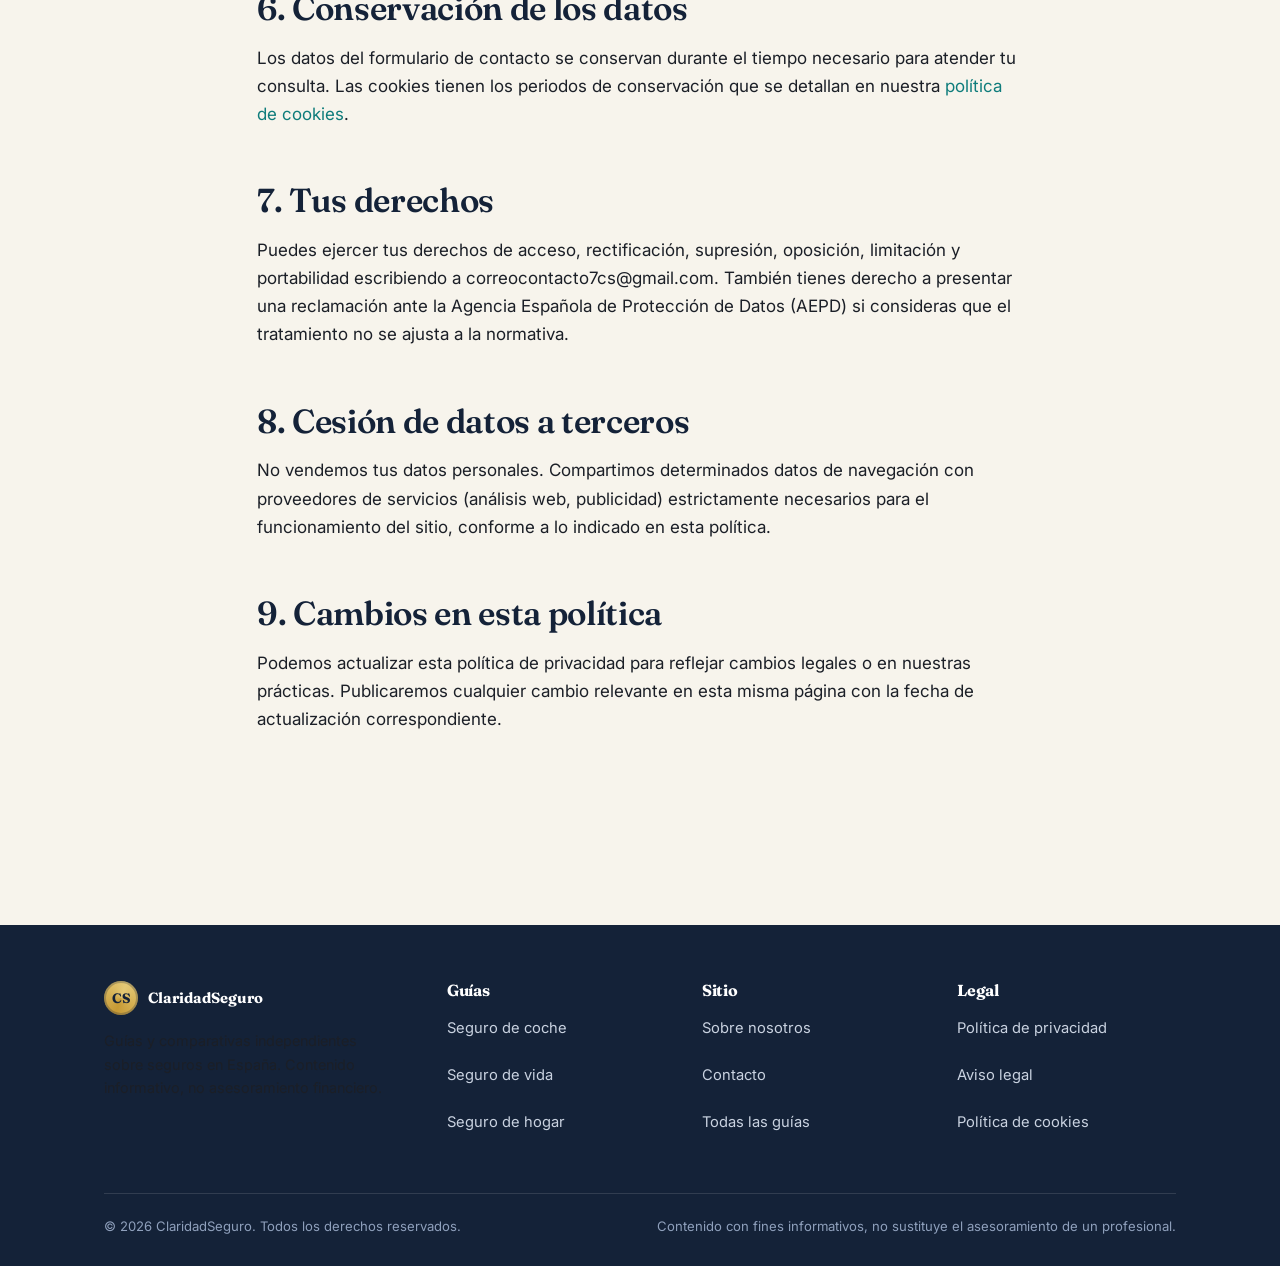
<file: politica-privacidad.html>
<!DOCTYPE html>
<html lang="es">
<head>
<meta charset="UTF-8">
<meta name="viewport" content="width=device-width, initial-scale=1.0">
<title>Política de privacidad | ClaridadSeguro</title>
<meta name="description" content="Política de privacidad de ClaridadSeguro: qué datos recogemos, con qué finalidad, y cómo se usan las cookies publicitarias en el sitio.">
<link rel="canonical" href="https://marcooos1.github.io/claridadseguro/politica-privacidad.html">
<meta name="robots" content="index, follow">
<link rel="preconnect" href="https://fonts.googleapis.com">
<link href="https://fonts.googleapis.com/css2?family=Fraunces:wght@600;700;900&family=Inter:wght@400;500;600;700&family=IBM+Plex+Mono:wght@500;600&display=swap" rel="stylesheet">
<link rel="stylesheet" href="css/style.css">
</head>
<body>
<a class="skip-link" href="#main">Saltar al contenido</a>
<header class="site-header">
  <div class="nav-wrap">
    <a class="brand" href="index.html"><span class="seal">CS</span> ClaridadSeguro</a>
    <nav class="main-nav" aria-label="Navegación principal">
      <a href="index.html">Inicio</a>
      <a href="blog/index.html">Guías</a>
      <a href="sobre-nosotros.html">Sobre nosotros</a>
      <a href="contacto.html">Contacto</a>
      <a class="nav-cta" href="blog/comparar-seguros-online.html">Comparar seguros</a>
    </nav>
  </div>
</header>

<main id="main">
<section style="padding-top:56px;">
  <div class="container legal-body" style="margin-top:0;">
    <span class="eyebrow">Legal</span>
    <h1>Política de privacidad</h1>
    <p style="color:var(--slate);">Última actualización: agosto de 2026</p>

    <h2>1. Responsable del tratamiento</h2>
    <p>ClaridadSeguro es el responsable del tratamiento de los datos personales recogidos a través de este sitio web. Puedes contactar con nosotros en correocontacto7cs@gmail.com para cualquier consulta relacionada con esta política.</p>

    <h2>2. Qué datos recogemos</h2>
    <p>Recogemos los siguientes tipos de datos:</p>
    <ul>
      <li><strong>Datos que nos facilitas voluntariamente:</strong> nombre y correo electrónico cuando usas el formulario de contacto.</li>
      <li><strong>Datos de navegación:</strong> dirección IP, tipo de navegador, páginas visitadas y tiempo de permanencia, recogidos de forma automática mediante cookies y tecnologías similares.</li>
      <li><strong>Datos publicitarios:</strong> identificadores de cookies usados por proveedores de publicidad, incluido Google AdSense, para mostrar anuncios y medir su rendimiento.</li>
    </ul>

    <h2>3. Finalidad del tratamiento</h2>
    <p>Usamos estos datos para: responder a tus consultas de contacto; analizar el uso del sitio y mejorar el contenido; y mostrar publicidad, incluida la publicidad personalizada cuando has dado tu consentimiento a través del panel de cookies.</p>

    <h2>4. Publicidad y cookies de terceros</h2>
    <p>Este sitio muestra anuncios a través de Google AdSense. Google, como proveedor de terceros, utiliza cookies para mostrar anuncios basados en visitas previas del usuario a este sitio u otros sitios web. El uso de la cookie de publicidad de Google permite a Google y a sus socios mostrar anuncios basados en tu visita a este sitio o a otros sitios de internet.</p>
    <p>Puedes inhabilitar la publicidad personalizada visitando los <a href="https://adssettings.google.com" target="_blank" rel="noopener">ajustes de anuncios de Google</a>. También puedes consultar cómo Google utiliza los datos en <a href="https://policies.google.com/technologies/partner-sites" target="_blank" rel="noopener">policies.google.com/technologies/partner-sites</a>.</p>

    <h2>5. Base legal</h2>
    <p>El tratamiento de tus datos se basa en tu consentimiento (para cookies no esenciales y formulario de contacto) y en nuestro interés legítimo en analizar y mejorar el funcionamiento del sitio.</p>

    <h2>6. Conservación de los datos</h2>
    <p>Los datos del formulario de contacto se conservan durante el tiempo necesario para atender tu consulta. Las cookies tienen los periodos de conservación que se detallan en nuestra <a href="politica-cookies.html">política de cookies</a>.</p>

    <h2>7. Tus derechos</h2>
    <p>Puedes ejercer tus derechos de acceso, rectificación, supresión, oposición, limitación y portabilidad escribiendo a correocontacto7cs@gmail.com. También tienes derecho a presentar una reclamación ante la Agencia Española de Protección de Datos (AEPD) si consideras que el tratamiento no se ajusta a la normativa.</p>

    <h2>8. Cesión de datos a terceros</h2>
    <p>No vendemos tus datos personales. Compartimos determinados datos de navegación con proveedores de servicios (análisis web, publicidad) estrictamente necesarios para el funcionamiento del sitio, conforme a lo indicado en esta política.</p>

    <h2>9. Cambios en esta política</h2>
    <p>Podemos actualizar esta política de privacidad para reflejar cambios legales o en nuestras prácticas. Publicaremos cualquier cambio relevante en esta misma página con la fecha de actualización correspondiente.</p>
  </div>
</section>
</main>

<footer class="site-footer">
  <div class="container">
    <div class="footer-grid">
      <div>
        <a class="brand" href="index.html"><span class="seal">CS</span> ClaridadSeguro</a>
        <p style="margin-top:14px; max-width:32ch; font-size:.9rem;">Guías y comparativas independientes sobre seguros en España. Contenido informativo, no asesoramiento financiero.</p>
      </div>
      <div>
        <h4>Guías</h4>
        <p><a href="blog/seguro-coche-guia-completa.html">Seguro de coche</a></p>
        <p><a href="blog/seguro-vida-como-elegir.html">Seguro de vida</a></p>
        <p><a href="blog/seguro-hogar-que-cubre.html">Seguro de hogar</a></p>
      </div>
      <div>
        <h4>Sitio</h4>
        <p><a href="sobre-nosotros.html">Sobre nosotros</a></p>
        <p><a href="contacto.html">Contacto</a></p>
        <p><a href="blog/index.html">Todas las guías</a></p>
      </div>
      <div>
        <h4>Legal</h4>
        <p><a href="politica-privacidad.html">Política de privacidad</a></p>
        <p><a href="aviso-legal.html">Aviso legal</a></p>
        <p><a href="politica-cookies.html">Política de cookies</a></p>
      </div>
    </div>
    <div class="footer-bottom">
      <span>© 2026 ClaridadSeguro. Todos los derechos reservados.</span>
      <span>Contenido con fines informativos, no sustituye el asesoramiento de un profesional.</span>
    </div>
  </div>
</footer>
<script src="js/cookie-banner.js" defer></script>
</body>
</html>
</file>
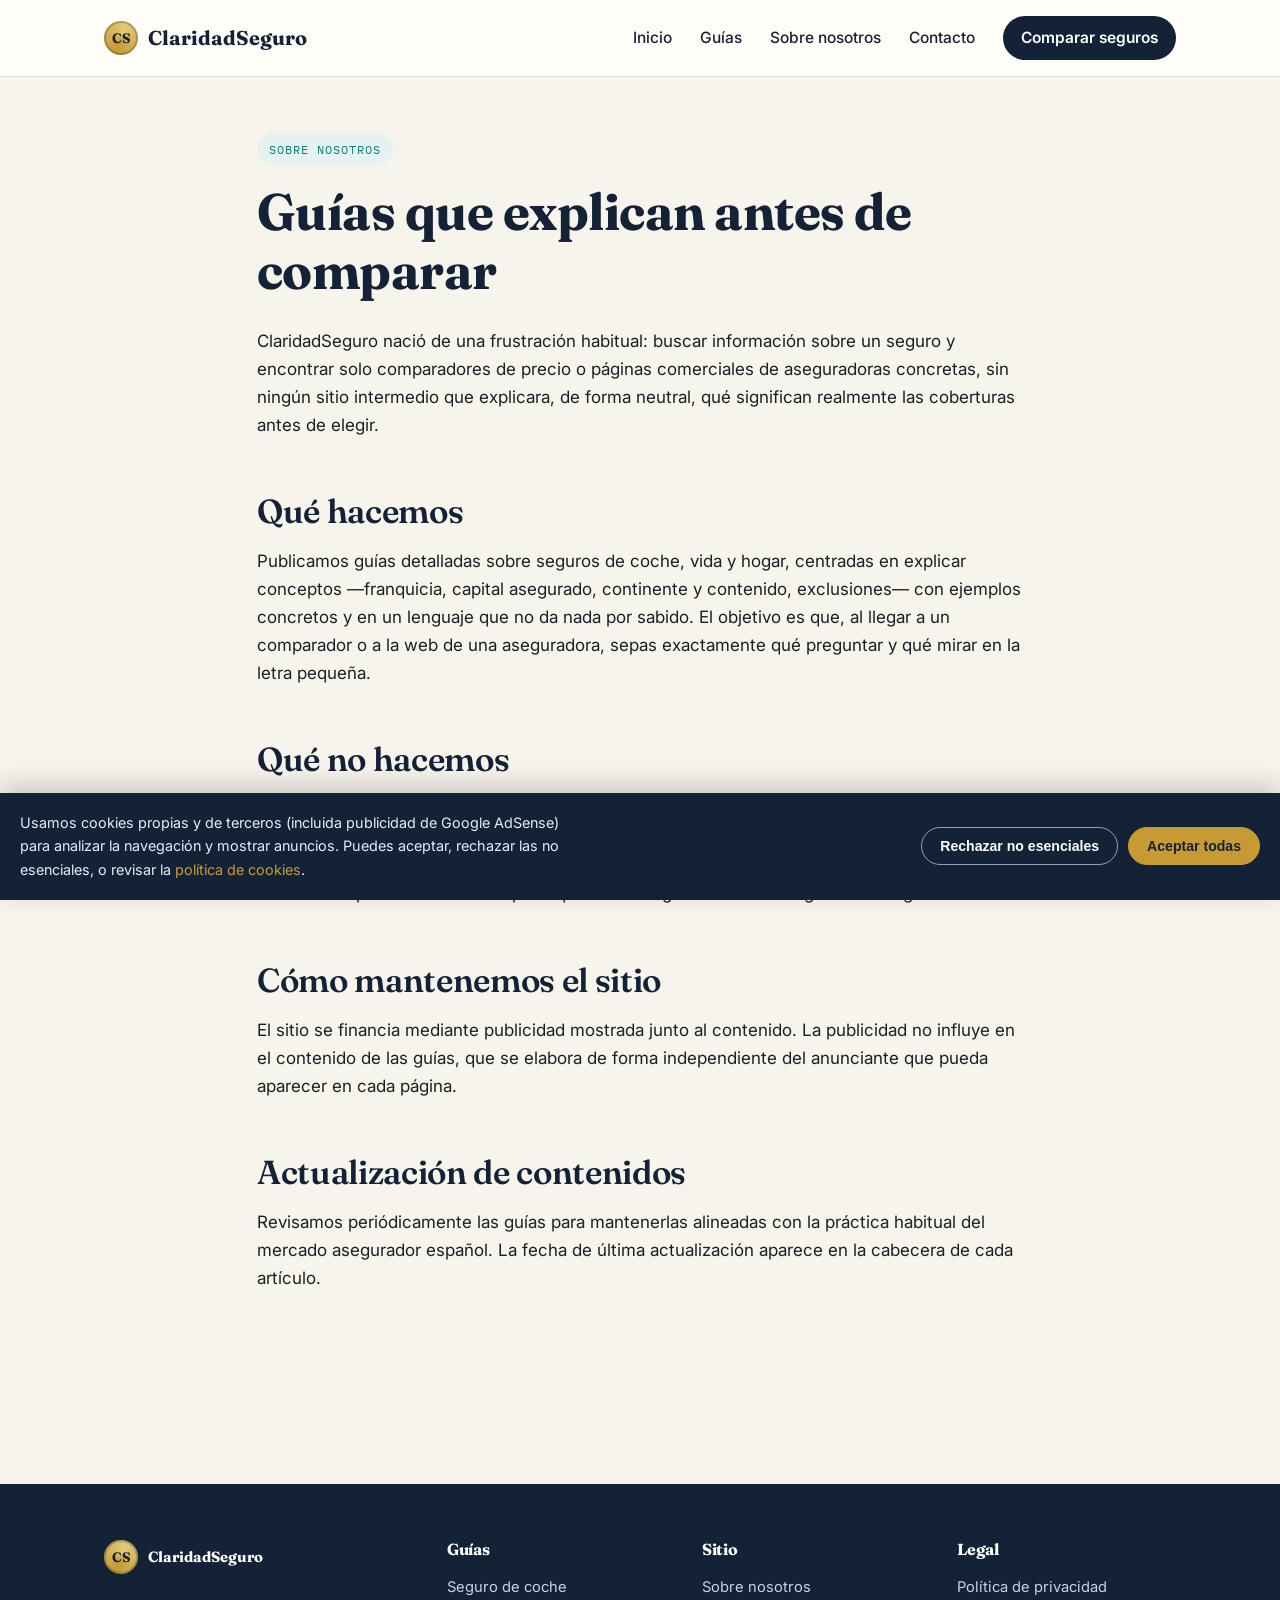
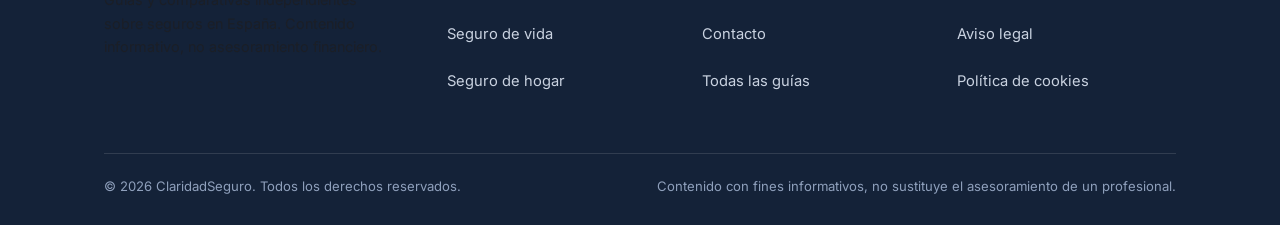
<file: sobre-nosotros.html>
<!DOCTYPE html>
<html lang="es">
<head>
<meta charset="UTF-8">
<meta name="viewport" content="width=device-width, initial-scale=1.0">
<title>Sobre nosotros | ClaridadSeguro</title>
<meta name="description" content="Quiénes somos y por qué creamos ClaridadSeguro: guías independientes para entender los seguros de coche, vida y hogar antes de contratarlos.">
<link rel="canonical" href="https://marcooos1.github.io/claridadseguro/sobre-nosotros.html">
<link rel="preconnect" href="https://fonts.googleapis.com">
<link href="https://fonts.googleapis.com/css2?family=Fraunces:wght@600;700;900&family=Inter:wght@400;500;600;700&family=IBM+Plex+Mono:wght@500;600&display=swap" rel="stylesheet">
<link rel="stylesheet" href="css/style.css">
</head>
<body>
<a class="skip-link" href="#main">Saltar al contenido</a>
<header class="site-header">
  <div class="nav-wrap">
    <a class="brand" href="index.html"><span class="seal">CS</span> ClaridadSeguro</a>
    <nav class="main-nav" aria-label="Navegación principal">
      <a href="index.html">Inicio</a>
      <a href="blog/index.html">Guías</a>
      <a href="sobre-nosotros.html">Sobre nosotros</a>
      <a href="contacto.html">Contacto</a>
      <a class="nav-cta" href="blog/comparar-seguros-online.html">Comparar seguros</a>
    </nav>
  </div>
</header>

<main id="main">
<section style="padding-top:56px;">
  <div class="container legal-body" style="margin-top:0;">
    <span class="eyebrow">Sobre nosotros</span>
    <h1>Guías que explican antes de comparar</h1>
    <p>ClaridadSeguro nació de una frustración habitual: buscar información sobre un seguro y encontrar solo comparadores de precio o páginas comerciales de aseguradoras concretas, sin ningún sitio intermedio que explicara, de forma neutral, qué significan realmente las coberturas antes de elegir.</p>

    <h2>Qué hacemos</h2>
    <p>Publicamos guías detalladas sobre seguros de coche, vida y hogar, centradas en explicar conceptos —franquicia, capital asegurado, continente y contenido, exclusiones— con ejemplos concretos y en un lenguaje que no da nada por sabido. El objetivo es que, al llegar a un comparador o a la web de una aseguradora, sepas exactamente qué preguntar y qué mirar en la letra pequeña.</p>

    <h2>Qué no hacemos</h2>
    <p>No somos una correduría de seguros ni un comparador. No recomendamos aseguradoras concretas ni gestionamos contrataciones. Nuestro contenido es informativo y educativo: la decisión final de qué contratar, y con quién, corresponde siempre al lector, idealmente con la información precontractual completa que cada aseguradora está obligada a entregar.</p>

    <h2>Cómo mantenemos el sitio</h2>
    <p>El sitio se financia mediante publicidad mostrada junto al contenido. La publicidad no influye en el contenido de las guías, que se elabora de forma independiente del anunciante que pueda aparecer en cada página.</p>

    <h2>Actualización de contenidos</h2>
    <p>Revisamos periódicamente las guías para mantenerlas alineadas con la práctica habitual del mercado asegurador español. La fecha de última actualización aparece en la cabecera de cada artículo.</p>
  </div>
</section>
</main>

<footer class="site-footer">
  <div class="container">
    <div class="footer-grid">
      <div>
        <a class="brand" href="index.html"><span class="seal">CS</span> ClaridadSeguro</a>
        <p style="margin-top:14px; max-width:32ch; font-size:.9rem;">Guías y comparativas independientes sobre seguros en España. Contenido informativo, no asesoramiento financiero.</p>
      </div>
      <div>
        <h4>Guías</h4>
        <p><a href="blog/seguro-coche-guia-completa.html">Seguro de coche</a></p>
        <p><a href="blog/seguro-vida-como-elegir.html">Seguro de vida</a></p>
        <p><a href="blog/seguro-hogar-que-cubre.html">Seguro de hogar</a></p>
      </div>
      <div>
        <h4>Sitio</h4>
        <p><a href="sobre-nosotros.html">Sobre nosotros</a></p>
        <p><a href="contacto.html">Contacto</a></p>
        <p><a href="blog/index.html">Todas las guías</a></p>
      </div>
      <div>
        <h4>Legal</h4>
        <p><a href="politica-privacidad.html">Política de privacidad</a></p>
        <p><a href="aviso-legal.html">Aviso legal</a></p>
        <p><a href="politica-cookies.html">Política de cookies</a></p>
      </div>
    </div>
    <div class="footer-bottom">
      <span>© 2026 ClaridadSeguro. Todos los derechos reservados.</span>
      <span>Contenido con fines informativos, no sustituye el asesoramiento de un profesional.</span>
    </div>
  </div>
</footer>
<script src="js/cookie-banner.js" defer></script>
</body>
</html>
</file>
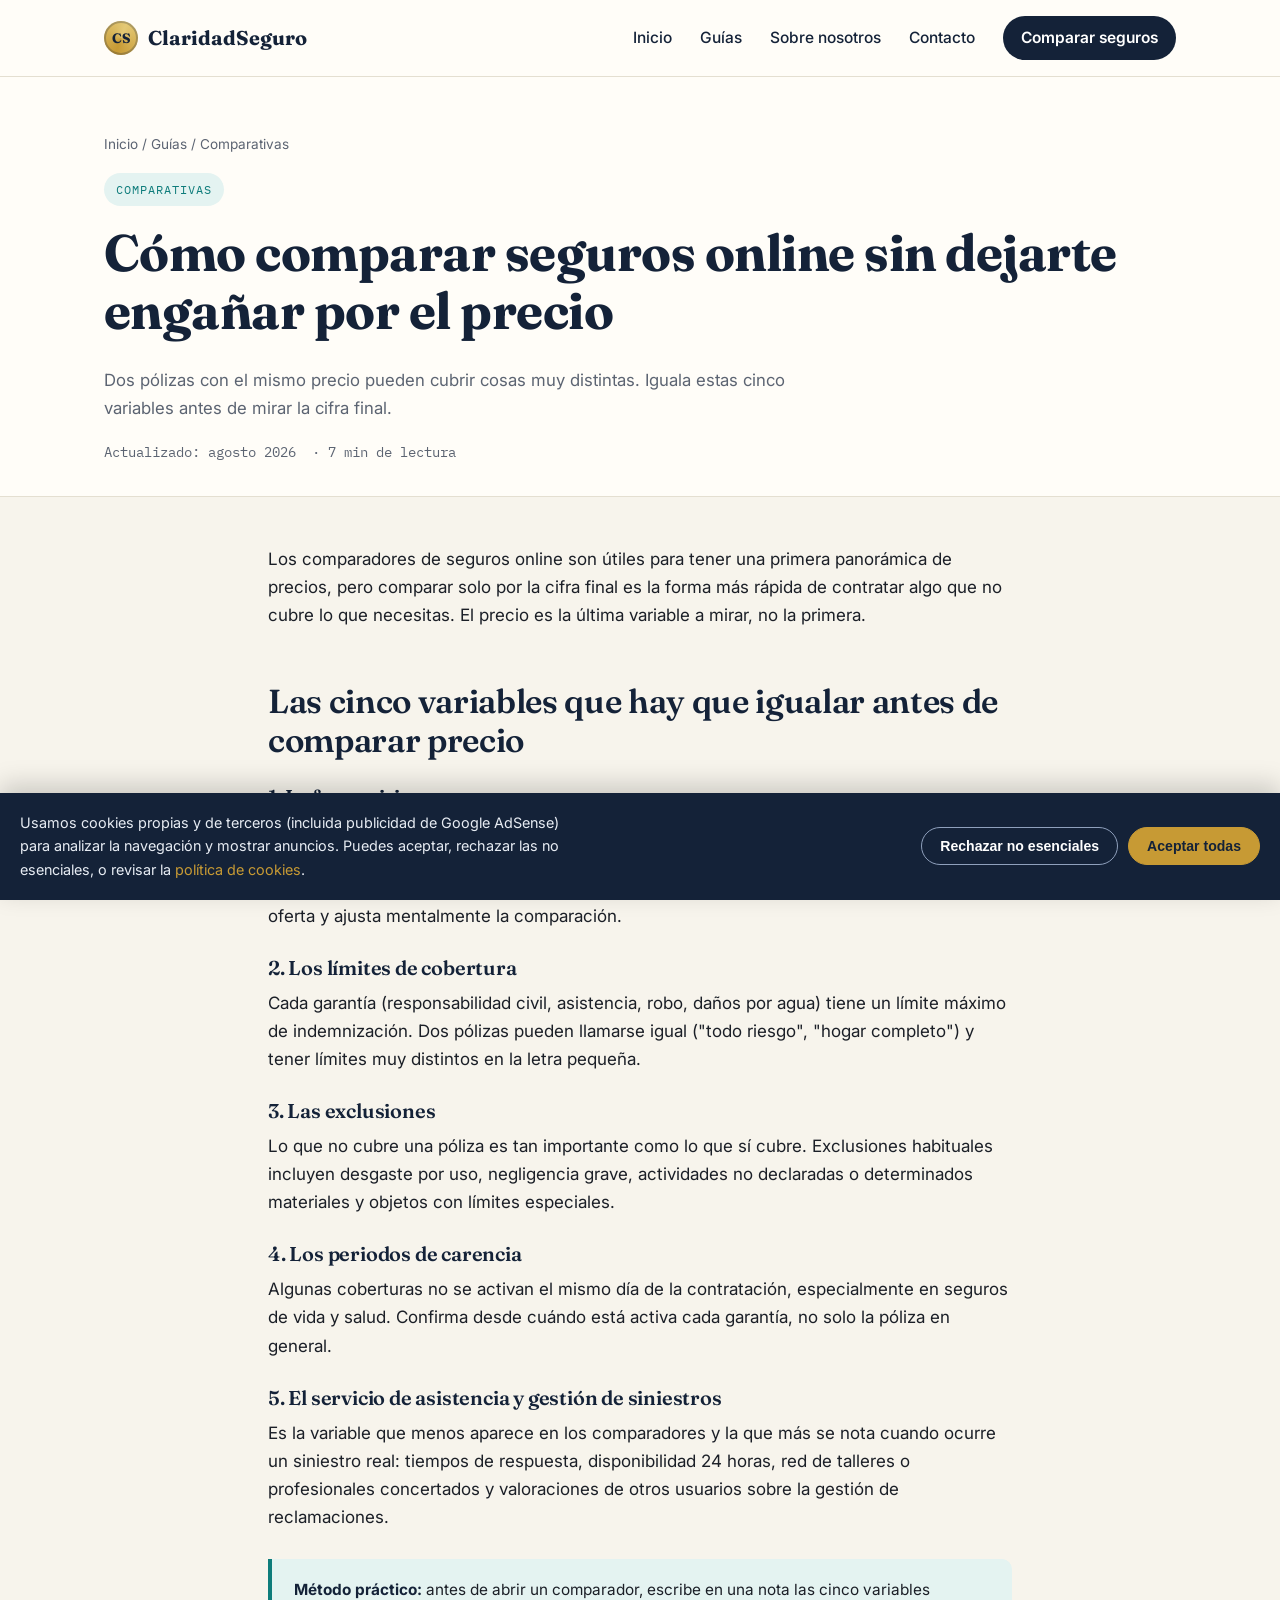
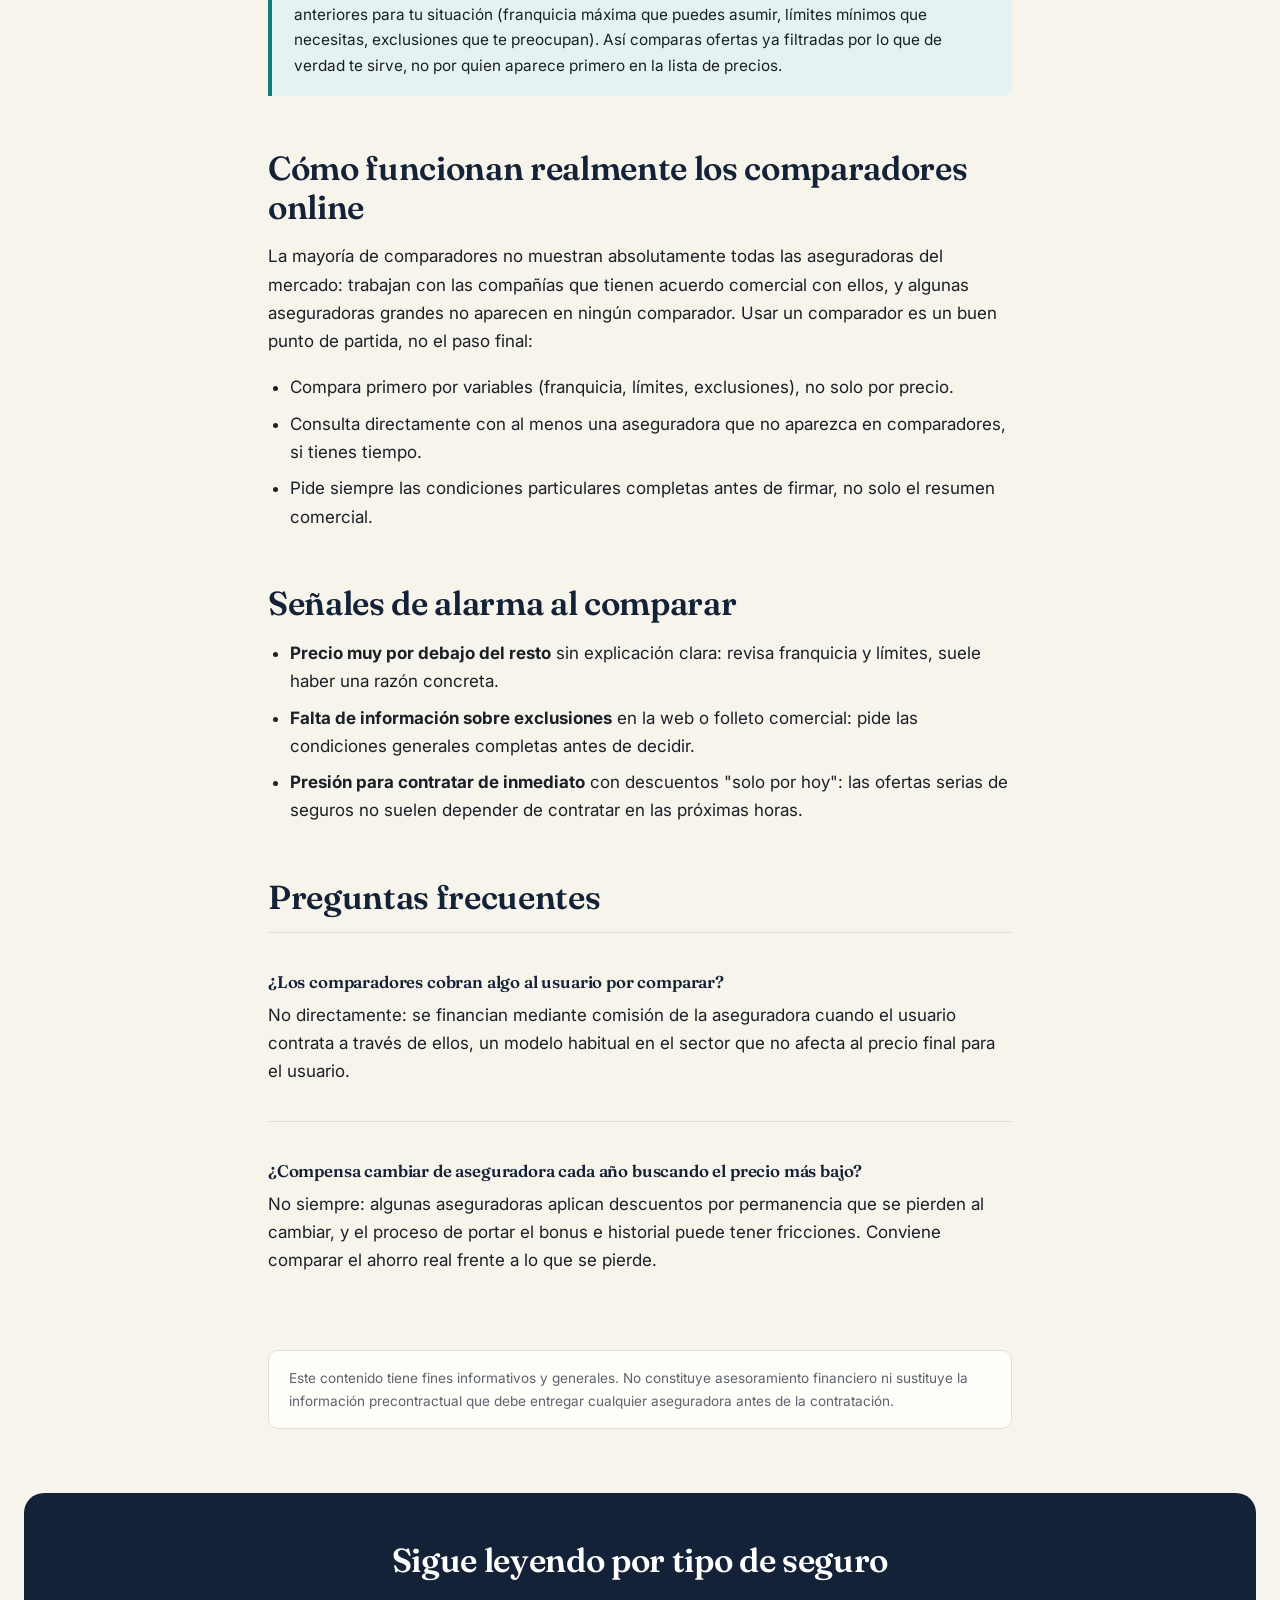
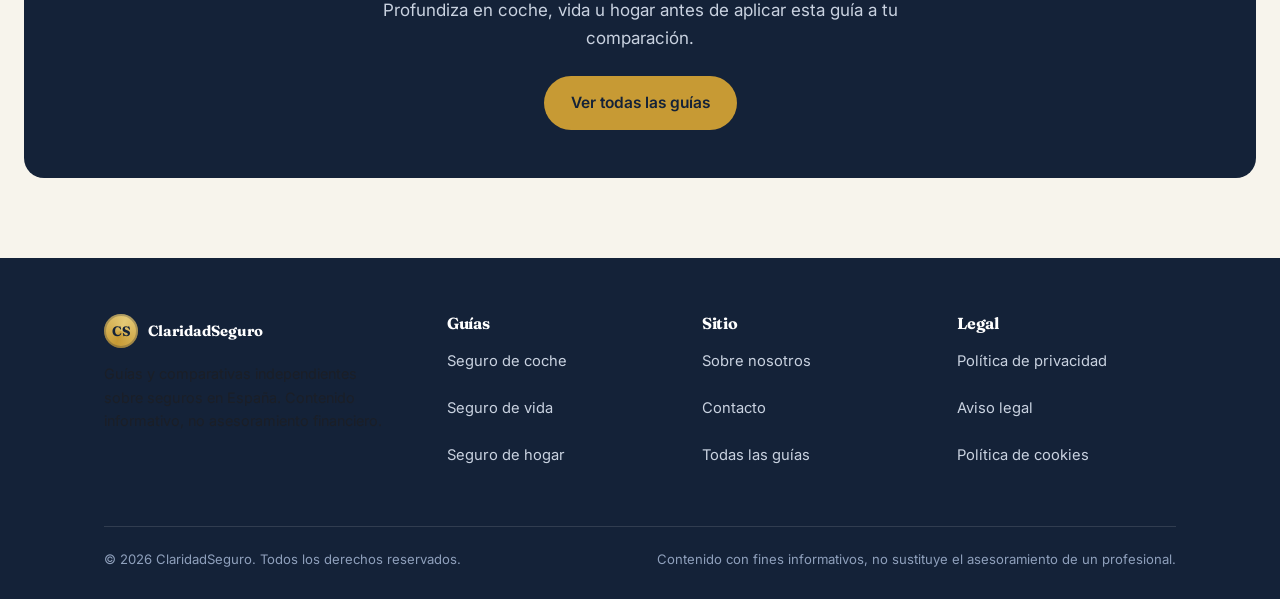
<file: blog/comparar-seguros-online.html>
<!DOCTYPE html>
<html lang="es">
<head>
<meta charset="UTF-8">
<meta name="viewport" content="width=device-width, initial-scale=1.0">
<title>Cómo comparar seguros online sin dejarte engañar por el precio</title>
<meta name="description" content="Las cinco variables que hay que igualar entre pólizas de seguro antes de comparar precios finales, y por qué el comparador más barato no siempre gana.">
<link rel="canonical" href="https://marcooos1.github.io/claridadseguro/blog/comparar-seguros-online.html">
<link rel="preconnect" href="https://fonts.googleapis.com">
<link href="https://fonts.googleapis.com/css2?family=Fraunces:wght@600;700;900&family=Inter:wght@400;500;600;700&family=IBM+Plex+Mono:wght@500;600&display=swap" rel="stylesheet">
<link rel="stylesheet" href="../css/style.css">
<script type="application/ld+json">
{"@context":"https://schema.org","@type":"Article","headline":"Cómo comparar seguros online sin dejarte engañar por el precio","author":{"@type":"Organization","name":"ClaridadSeguro"},"publisher":{"@type":"Organization","name":"ClaridadSeguro"},"datePublished":"2026-04-22","dateModified":"2026-08-20"}
</script>
</head>
<body>
<a class="skip-link" href="#main">Saltar al contenido</a>
<header class="site-header">
  <div class="nav-wrap">
    <a class="brand" href="../index.html"><span class="seal">CS</span> ClaridadSeguro</a>
    <nav class="main-nav" aria-label="Navegación principal">
      <a href="../index.html">Inicio</a>
      <a href="index.html">Guías</a>
      <a href="../sobre-nosotros.html">Sobre nosotros</a>
      <a href="../contacto.html">Contacto</a>
      <a class="nav-cta" href="comparar-seguros-online.html">Comparar seguros</a>
    </nav>
  </div>
</header>

<main id="main">
<div class="article-header">
  <div class="container">
    <p class="breadcrumb"><a href="../index.html">Inicio</a> / <a href="index.html">Guías</a> / Comparativas</p>
    <span class="eyebrow">Comparativas</span>
    <h1>Cómo comparar seguros online sin dejarte engañar por el precio</h1>
    <p style="color:var(--slate); font-size:1.05rem; max-width:65ch;">Dos pólizas con el mismo precio pueden cubrir cosas muy distintas. Iguala estas cinco variables antes de mirar la cifra final.</p>
    <div class="article-meta"><span>Actualizado: agosto 2026</span><span>· 7 min de lectura</span></div>
  </div>
</div>

<article class="article-body">

<p>Los comparadores de seguros online son útiles para tener una primera panorámica de precios, pero comparar solo por la cifra final es la forma más rápida de contratar algo que no cubre lo que necesitas. El precio es la última variable a mirar, no la primera.</p>

<h2>Las cinco variables que hay que igualar antes de comparar precio</h2>

<h3>1. La franquicia</h3>
<p>Una póliza con franquicia de 600 € casi siempre será más barata que una con franquicia de 150 €, pero no porque sea "mejor oferta": simplemente traslada más riesgo económico al asegurado en caso de siniestro. Antes de comparar precios, anota la franquicia de cada oferta y ajusta mentalmente la comparación.</p>

<h3>2. Los límites de cobertura</h3>
<p>Cada garantía (responsabilidad civil, asistencia, robo, daños por agua) tiene un límite máximo de indemnización. Dos pólizas pueden llamarse igual ("todo riesgo", "hogar completo") y tener límites muy distintos en la letra pequeña.</p>

<h3>3. Las exclusiones</h3>
<p>Lo que no cubre una póliza es tan importante como lo que sí cubre. Exclusiones habituales incluyen desgaste por uso, negligencia grave, actividades no declaradas o determinados materiales y objetos con límites especiales.</p>

<h3>4. Los periodos de carencia</h3>
<p>Algunas coberturas no se activan el mismo día de la contratación, especialmente en seguros de vida y salud. Confirma desde cuándo está activa cada garantía, no solo la póliza en general.</p>

<h3>5. El servicio de asistencia y gestión de siniestros</h3>
<p>Es la variable que menos aparece en los comparadores y la que más se nota cuando ocurre un siniestro real: tiempos de respuesta, disponibilidad 24 horas, red de talleres o profesionales concertados y valoraciones de otros usuarios sobre la gestión de reclamaciones.</p>

<div class="callout">
<strong>Método práctico:</strong> antes de abrir un comparador, escribe en una nota las cinco variables anteriores para tu situación (franquicia máxima que puedes asumir, límites mínimos que necesitas, exclusiones que te preocupan). Así comparas ofertas ya filtradas por lo que de verdad te sirve, no por quien aparece primero en la lista de precios.
</div>

<h2>Cómo funcionan realmente los comparadores online</h2>
<p>La mayoría de comparadores no muestran absolutamente todas las aseguradoras del mercado: trabajan con las compañías que tienen acuerdo comercial con ellos, y algunas aseguradoras grandes no aparecen en ningún comparador. Usar un comparador es un buen punto de partida, no el paso final:</p>
<ul>
<li>Compara primero por variables (franquicia, límites, exclusiones), no solo por precio.</li>
<li>Consulta directamente con al menos una aseguradora que no aparezca en comparadores, si tienes tiempo.</li>
<li>Pide siempre las condiciones particulares completas antes de firmar, no solo el resumen comercial.</li>
</ul>

<h2>Señales de alarma al comparar</h2>
<ul>
<li><strong>Precio muy por debajo del resto</strong> sin explicación clara: revisa franquicia y límites, suele haber una razón concreta.</li>
<li><strong>Falta de información sobre exclusiones</strong> en la web o folleto comercial: pide las condiciones generales completas antes de decidir.</li>
<li><strong>Presión para contratar de inmediato</strong> con descuentos "solo por hoy": las ofertas serias de seguros no suelen depender de contratar en las próximas horas.</li>
</ul>

<h2>Preguntas frecuentes</h2>
<div class="faq-item">
<h3>¿Los comparadores cobran algo al usuario por comparar?</h3>
<p>No directamente: se financian mediante comisión de la aseguradora cuando el usuario contrata a través de ellos, un modelo habitual en el sector que no afecta al precio final para el usuario.</p>
</div>
<div class="faq-item">
<h3>¿Compensa cambiar de aseguradora cada año buscando el precio más bajo?</h3>
<p>No siempre: algunas aseguradoras aplican descuentos por permanencia que se pierden al cambiar, y el proceso de portar el bonus e historial puede tener fricciones. Conviene comparar el ahorro real frente a lo que se pierde.</p>
</div>

<p class="disclaimer">Este contenido tiene fines informativos y generales. No constituye asesoramiento financiero ni sustituye la información precontractual que debe entregar cualquier aseguradora antes de la contratación.</p>

</article>

<div class="cta-band" style="margin:64px 24px 0;">
  <h2>Sigue leyendo por tipo de seguro</h2>
  <p>Profundiza en coche, vida u hogar antes de aplicar esta guía a tu comparación.</p>
  <a class="btn btn-primary" href="index.html">Ver todas las guías</a>
</div>
</main>

<footer class="site-footer">
  <div class="container">
    <div class="footer-grid">
      <div>
        <a class="brand" href="../index.html"><span class="seal">CS</span> ClaridadSeguro</a>
        <p style="margin-top:14px; max-width:32ch; font-size:.9rem;">Guías y comparativas independientes sobre seguros en España. Contenido informativo, no asesoramiento financiero.</p>
      </div>
      <div>
        <h4>Guías</h4>
        <p><a href="seguro-coche-guia-completa.html">Seguro de coche</a></p>
        <p><a href="seguro-vida-como-elegir.html">Seguro de vida</a></p>
        <p><a href="seguro-hogar-que-cubre.html">Seguro de hogar</a></p>
      </div>
      <div>
        <h4>Sitio</h4>
        <p><a href="../sobre-nosotros.html">Sobre nosotros</a></p>
        <p><a href="../contacto.html">Contacto</a></p>
        <p><a href="index.html">Todas las guías</a></p>
      </div>
      <div>
        <h4>Legal</h4>
        <p><a href="../politica-privacidad.html">Política de privacidad</a></p>
        <p><a href="../aviso-legal.html">Aviso legal</a></p>
        <p><a href="../politica-cookies.html">Política de cookies</a></p>
      </div>
    </div>
    <div class="footer-bottom">
      <span>© 2026 ClaridadSeguro. Todos los derechos reservados.</span>
      <span>Contenido con fines informativos, no sustituye el asesoramiento de un profesional.</span>
    </div>
  </div>
</footer>
<script src="../js/cookie-banner.js" defer></script>
</body>
</html>
</file>
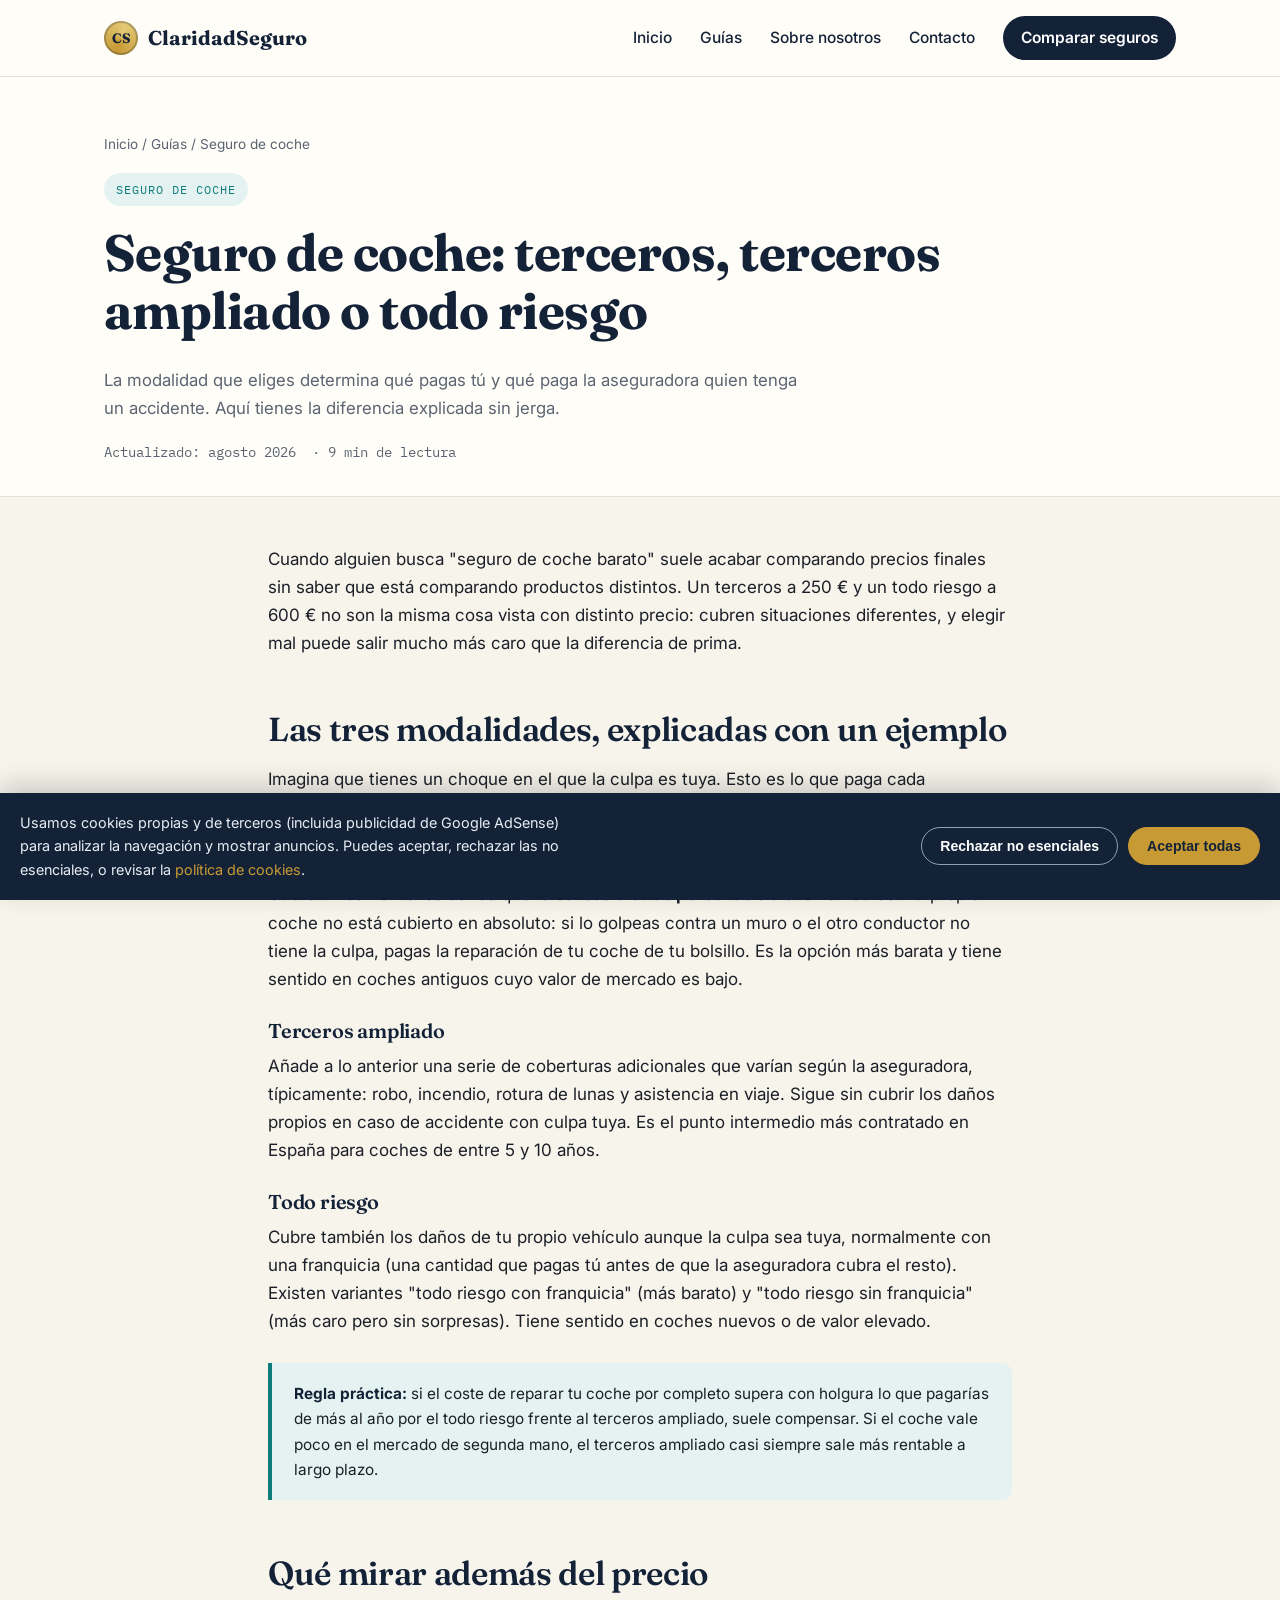
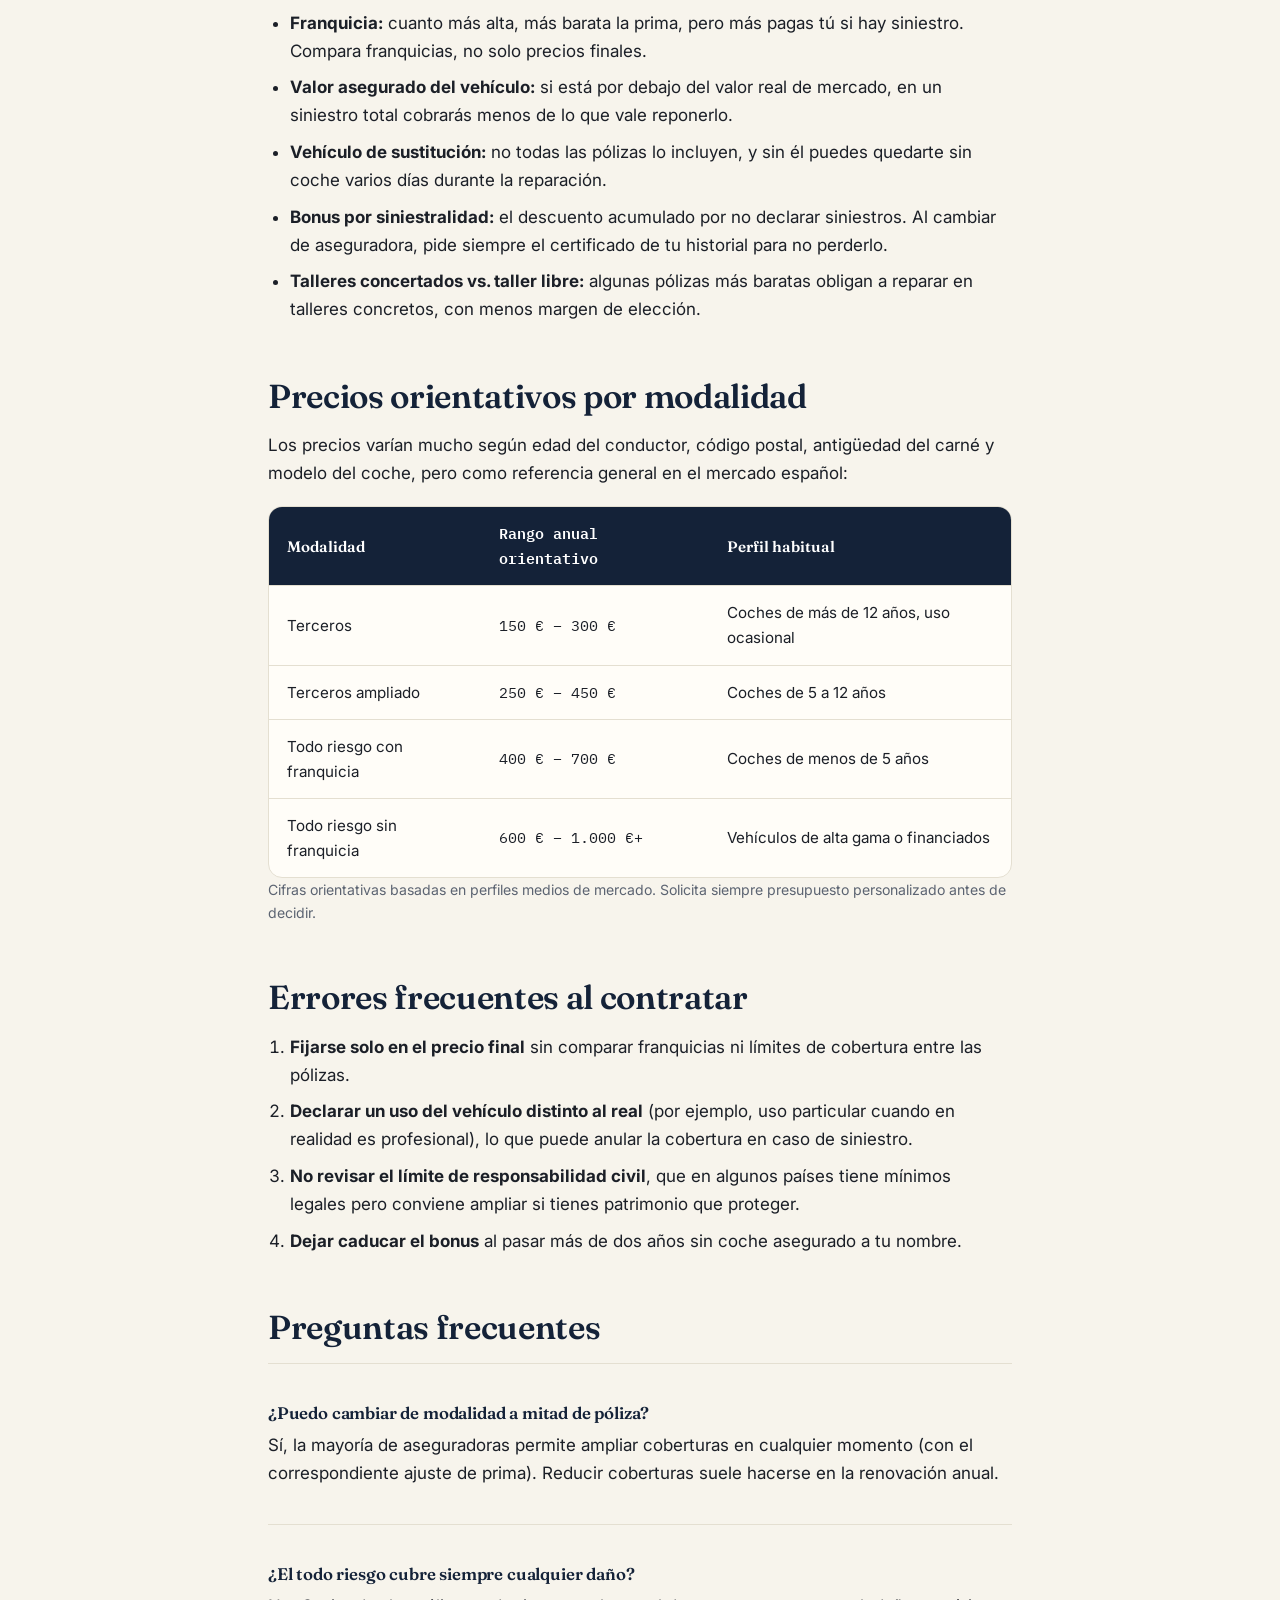
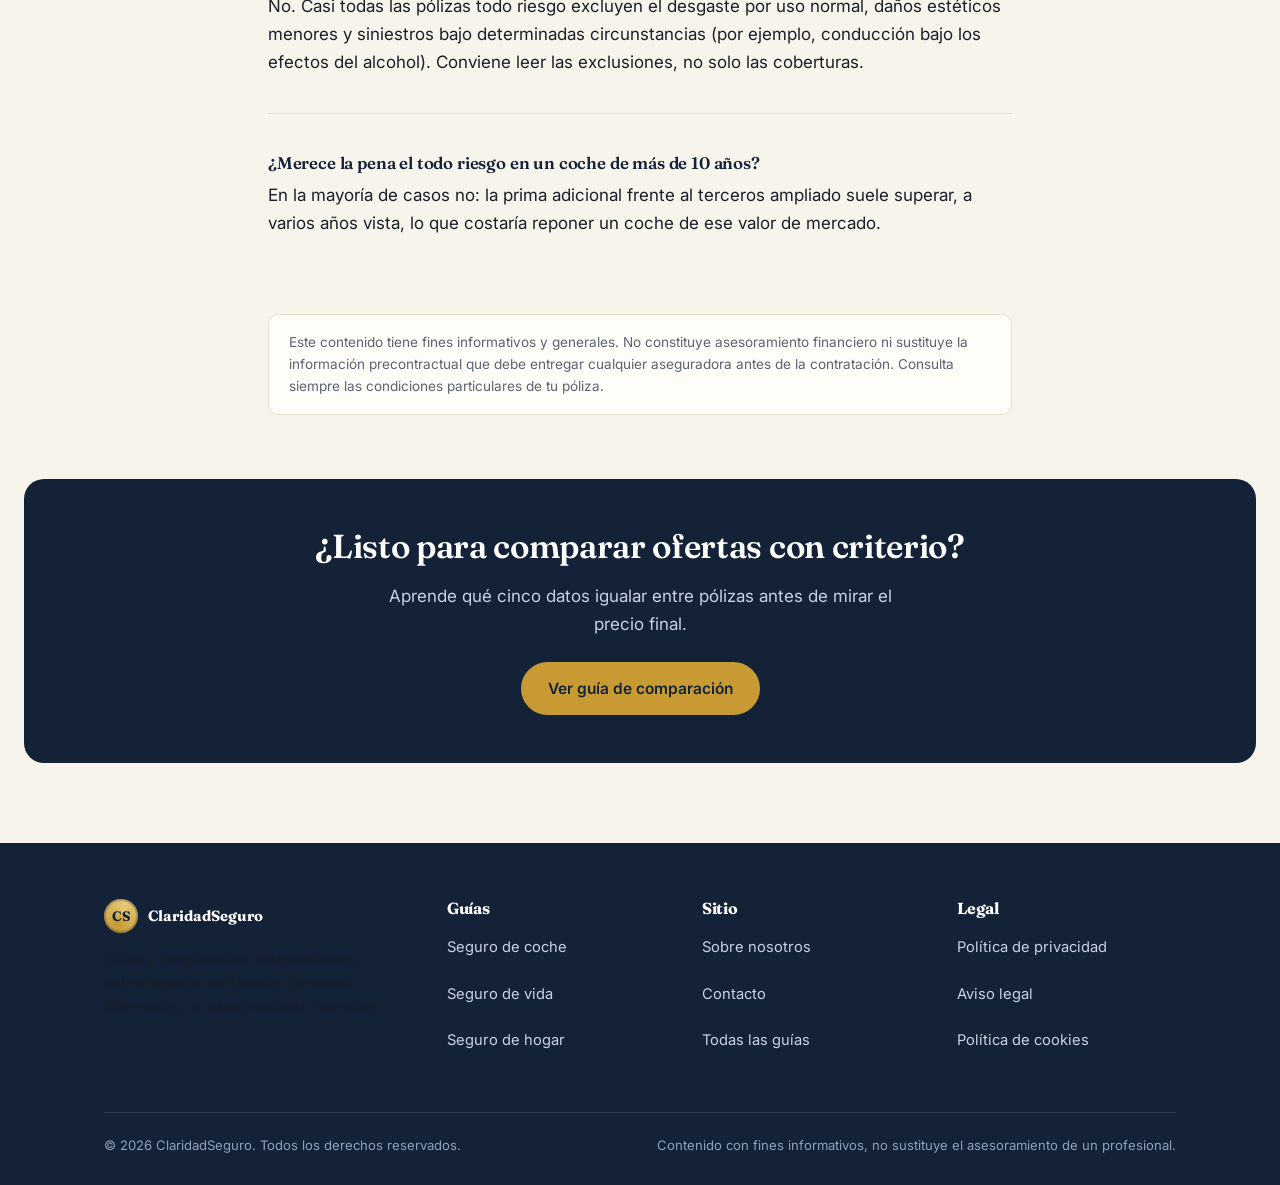
<file: blog/seguro-coche-guia-completa.html>
<!DOCTYPE html>
<html lang="es">
<head>
<meta charset="UTF-8">
<meta name="viewport" content="width=device-width, initial-scale=1.0">
<title>Seguro de coche: terceros, terceros ampliado o todo riesgo — guía completa</title>
<meta name="description" content="Diferencias reales entre seguro a terceros, terceros ampliado y todo riesgo. Precios orientativos, coberturas y cómo elegir según la edad y el uso del coche.">
<link rel="canonical" href="https://marcooos1.github.io/claridadseguro/blog/seguro-coche-guia-completa.html">
<meta property="og:title" content="Seguro de coche: guía completa de coberturas y precios">
<meta property="og:type" content="article">
<link rel="preconnect" href="https://fonts.googleapis.com">
<link href="https://fonts.googleapis.com/css2?family=Fraunces:wght@600;700;900&family=Inter:wght@400;500;600;700&family=IBM+Plex+Mono:wght@500;600&display=swap" rel="stylesheet">
<link rel="stylesheet" href="../css/style.css">
<script type="application/ld+json">
{
  "@context": "https://schema.org",
  "@type": "Article",
  "headline": "Seguro de coche: terceros, terceros ampliado o todo riesgo — guía completa",
  "author": {"@type": "Organization", "name": "ClaridadSeguro"},
  "publisher": {"@type": "Organization", "name": "ClaridadSeguro"},
  "datePublished": "2026-02-10",
  "dateModified": "2026-08-20"
}
</script>
</head>
<body>
<a class="skip-link" href="#main">Saltar al contenido</a>
<header class="site-header">
  <div class="nav-wrap">
    <a class="brand" href="../index.html"><span class="seal">CS</span> ClaridadSeguro</a>
    <nav class="main-nav" aria-label="Navegación principal">
      <a href="../index.html">Inicio</a>
      <a href="index.html">Guías</a>
      <a href="../sobre-nosotros.html">Sobre nosotros</a>
      <a href="../contacto.html">Contacto</a>
      <a class="nav-cta" href="comparar-seguros-online.html">Comparar seguros</a>
    </nav>
  </div>
</header>

<main id="main">
<div class="article-header">
  <div class="container">
    <p class="breadcrumb"><a href="../index.html">Inicio</a> / <a href="index.html">Guías</a> / Seguro de coche</p>
    <span class="eyebrow">Seguro de coche</span>
    <h1>Seguro de coche: terceros, terceros ampliado o todo riesgo</h1>
    <p style="color:var(--slate); font-size:1.05rem; max-width:65ch;">La modalidad que eliges determina qué pagas tú y qué paga la aseguradora quien tenga un accidente. Aquí tienes la diferencia explicada sin jerga.</p>
    <div class="article-meta"><span>Actualizado: agosto 2026</span><span>· 9 min de lectura</span></div>
  </div>
</div>

<article class="article-body">

<p>Cuando alguien busca "seguro de coche barato" suele acabar comparando precios finales sin saber que está comparando productos distintos. Un terceros a 250 € y un todo riesgo a 600 € no son la misma cosa vista con distinto precio: cubren situaciones diferentes, y elegir mal puede salir mucho más caro que la diferencia de prima.</p>

<h2>Las tres modalidades, explicadas con un ejemplo</h2>
<p>Imagina que tienes un choque en el que la culpa es tuya. Esto es lo que paga cada modalidad:</p>

<h3>Seguro a terceros (el mínimo obligatorio)</h3>
<p>Cubre únicamente los daños que le causas <strong>a otras personas o a sus vehículos</strong>. Tu propio coche no está cubierto en absoluto: si lo golpeas contra un muro o el otro conductor no tiene la culpa, pagas la reparación de tu coche de tu bolsillo. Es la opción más barata y tiene sentido en coches antiguos cuyo valor de mercado es bajo.</p>

<h3>Terceros ampliado</h3>
<p>Añade a lo anterior una serie de coberturas adicionales que varían según la aseguradora, típicamente: robo, incendio, rotura de lunas y asistencia en viaje. Sigue sin cubrir los daños propios en caso de accidente con culpa tuya. Es el punto intermedio más contratado en España para coches de entre 5 y 10 años.</p>

<h3>Todo riesgo</h3>
<p>Cubre también los daños de tu propio vehículo aunque la culpa sea tuya, normalmente con una franquicia (una cantidad que pagas tú antes de que la aseguradora cubra el resto). Existen variantes "todo riesgo con franquicia" (más barato) y "todo riesgo sin franquicia" (más caro pero sin sorpresas). Tiene sentido en coches nuevos o de valor elevado.</p>

<div class="callout">
<strong>Regla práctica:</strong> si el coste de reparar tu coche por completo supera con holgura lo que pagarías de más al año por el todo riesgo frente al terceros ampliado, suele compensar. Si el coche vale poco en el mercado de segunda mano, el terceros ampliado casi siempre sale más rentable a largo plazo.
</div>

<h2>Qué mirar además del precio</h2>
<ul>
<li><strong>Franquicia:</strong> cuanto más alta, más barata la prima, pero más pagas tú si hay siniestro. Compara franquicias, no solo precios finales.</li>
<li><strong>Valor asegurado del vehículo:</strong> si está por debajo del valor real de mercado, en un siniestro total cobrarás menos de lo que vale reponerlo.</li>
<li><strong>Vehículo de sustitución:</strong> no todas las pólizas lo incluyen, y sin él puedes quedarte sin coche varios días durante la reparación.</li>
<li><strong>Bonus por siniestralidad:</strong> el descuento acumulado por no declarar siniestros. Al cambiar de aseguradora, pide siempre el certificado de tu historial para no perderlo.</li>
<li><strong>Talleres concertados vs. taller libre:</strong> algunas pólizas más baratas obligan a reparar en talleres concretos, con menos margen de elección.</li>
</ul>

<h2>Precios orientativos por modalidad</h2>
<p>Los precios varían mucho según edad del conductor, código postal, antigüedad del carné y modelo del coche, pero como referencia general en el mercado español:</p>

<div class="table-wrap">
<table>
<thead><tr><th>Modalidad</th><th class="num">Rango anual orientativo</th><th>Perfil habitual</th></tr></thead>
<tbody>
<tr><td>Terceros</td><td class="num">150 € – 300 €</td><td>Coches de más de 12 años, uso ocasional</td></tr>
<tr><td>Terceros ampliado</td><td class="num">250 € – 450 €</td><td>Coches de 5 a 12 años</td></tr>
<tr><td>Todo riesgo con franquicia</td><td class="num">400 € – 700 €</td><td>Coches de menos de 5 años</td></tr>
<tr><td>Todo riesgo sin franquicia</td><td class="num">600 € – 1.000 €+</td><td>Vehículos de alta gama o financiados</td></tr>
</tbody>
</table>
</div>
<p style="font-size:.88rem; color:var(--slate);">Cifras orientativas basadas en perfiles medios de mercado. Solicita siempre presupuesto personalizado antes de decidir.</p>

<h2>Errores frecuentes al contratar</h2>
<ol>
<li><strong>Fijarse solo en el precio final</strong> sin comparar franquicias ni límites de cobertura entre las pólizas.</li>
<li><strong>Declarar un uso del vehículo distinto al real</strong> (por ejemplo, uso particular cuando en realidad es profesional), lo que puede anular la cobertura en caso de siniestro.</li>
<li><strong>No revisar el límite de responsabilidad civil</strong>, que en algunos países tiene mínimos legales pero conviene ampliar si tienes patrimonio que proteger.</li>
<li><strong>Dejar caducar el bonus</strong> al pasar más de dos años sin coche asegurado a tu nombre.</li>
</ol>

<h2>Preguntas frecuentes</h2>
<div class="faq-item">
<h3>¿Puedo cambiar de modalidad a mitad de póliza?</h3>
<p>Sí, la mayoría de aseguradoras permite ampliar coberturas en cualquier momento (con el correspondiente ajuste de prima). Reducir coberturas suele hacerse en la renovación anual.</p>
</div>
<div class="faq-item">
<h3>¿El todo riesgo cubre siempre cualquier daño?</h3>
<p>No. Casi todas las pólizas todo riesgo excluyen el desgaste por uso normal, daños estéticos menores y siniestros bajo determinadas circunstancias (por ejemplo, conducción bajo los efectos del alcohol). Conviene leer las exclusiones, no solo las coberturas.</p>
</div>
<div class="faq-item">
<h3>¿Merece la pena el todo riesgo en un coche de más de 10 años?</h3>
<p>En la mayoría de casos no: la prima adicional frente al terceros ampliado suele superar, a varios años vista, lo que costaría reponer un coche de ese valor de mercado.</p>
</div>

<p class="disclaimer">Este contenido tiene fines informativos y generales. No constituye asesoramiento financiero ni sustituye la información precontractual que debe entregar cualquier aseguradora antes de la contratación. Consulta siempre las condiciones particulares de tu póliza.</p>

</article>

<div class="cta-band" style="margin:64px 24px 0;">
  <h2>¿Listo para comparar ofertas con criterio?</h2>
  <p>Aprende qué cinco datos igualar entre pólizas antes de mirar el precio final.</p>
  <a class="btn btn-primary" href="comparar-seguros-online.html">Ver guía de comparación</a>
</div>

</main>

<footer class="site-footer">
  <div class="container">
    <div class="footer-grid">
      <div>
        <a class="brand" href="../index.html"><span class="seal">CS</span> ClaridadSeguro</a>
        <p style="margin-top:14px; max-width:32ch; font-size:.9rem;">Guías y comparativas independientes sobre seguros en España. Contenido informativo, no asesoramiento financiero.</p>
      </div>
      <div>
        <h4>Guías</h4>
        <p><a href="seguro-coche-guia-completa.html">Seguro de coche</a></p>
        <p><a href="seguro-vida-como-elegir.html">Seguro de vida</a></p>
        <p><a href="seguro-hogar-que-cubre.html">Seguro de hogar</a></p>
      </div>
      <div>
        <h4>Sitio</h4>
        <p><a href="../sobre-nosotros.html">Sobre nosotros</a></p>
        <p><a href="../contacto.html">Contacto</a></p>
        <p><a href="index.html">Todas las guías</a></p>
      </div>
      <div>
        <h4>Legal</h4>
        <p><a href="../politica-privacidad.html">Política de privacidad</a></p>
        <p><a href="../aviso-legal.html">Aviso legal</a></p>
        <p><a href="../politica-cookies.html">Política de cookies</a></p>
      </div>
    </div>
    <div class="footer-bottom">
      <span>© 2026 ClaridadSeguro. Todos los derechos reservados.</span>
      <span>Contenido con fines informativos, no sustituye el asesoramiento de un profesional.</span>
    </div>
  </div>
</footer>
<script src="../js/cookie-banner.js" defer></script>
</body>
</html>
</file>
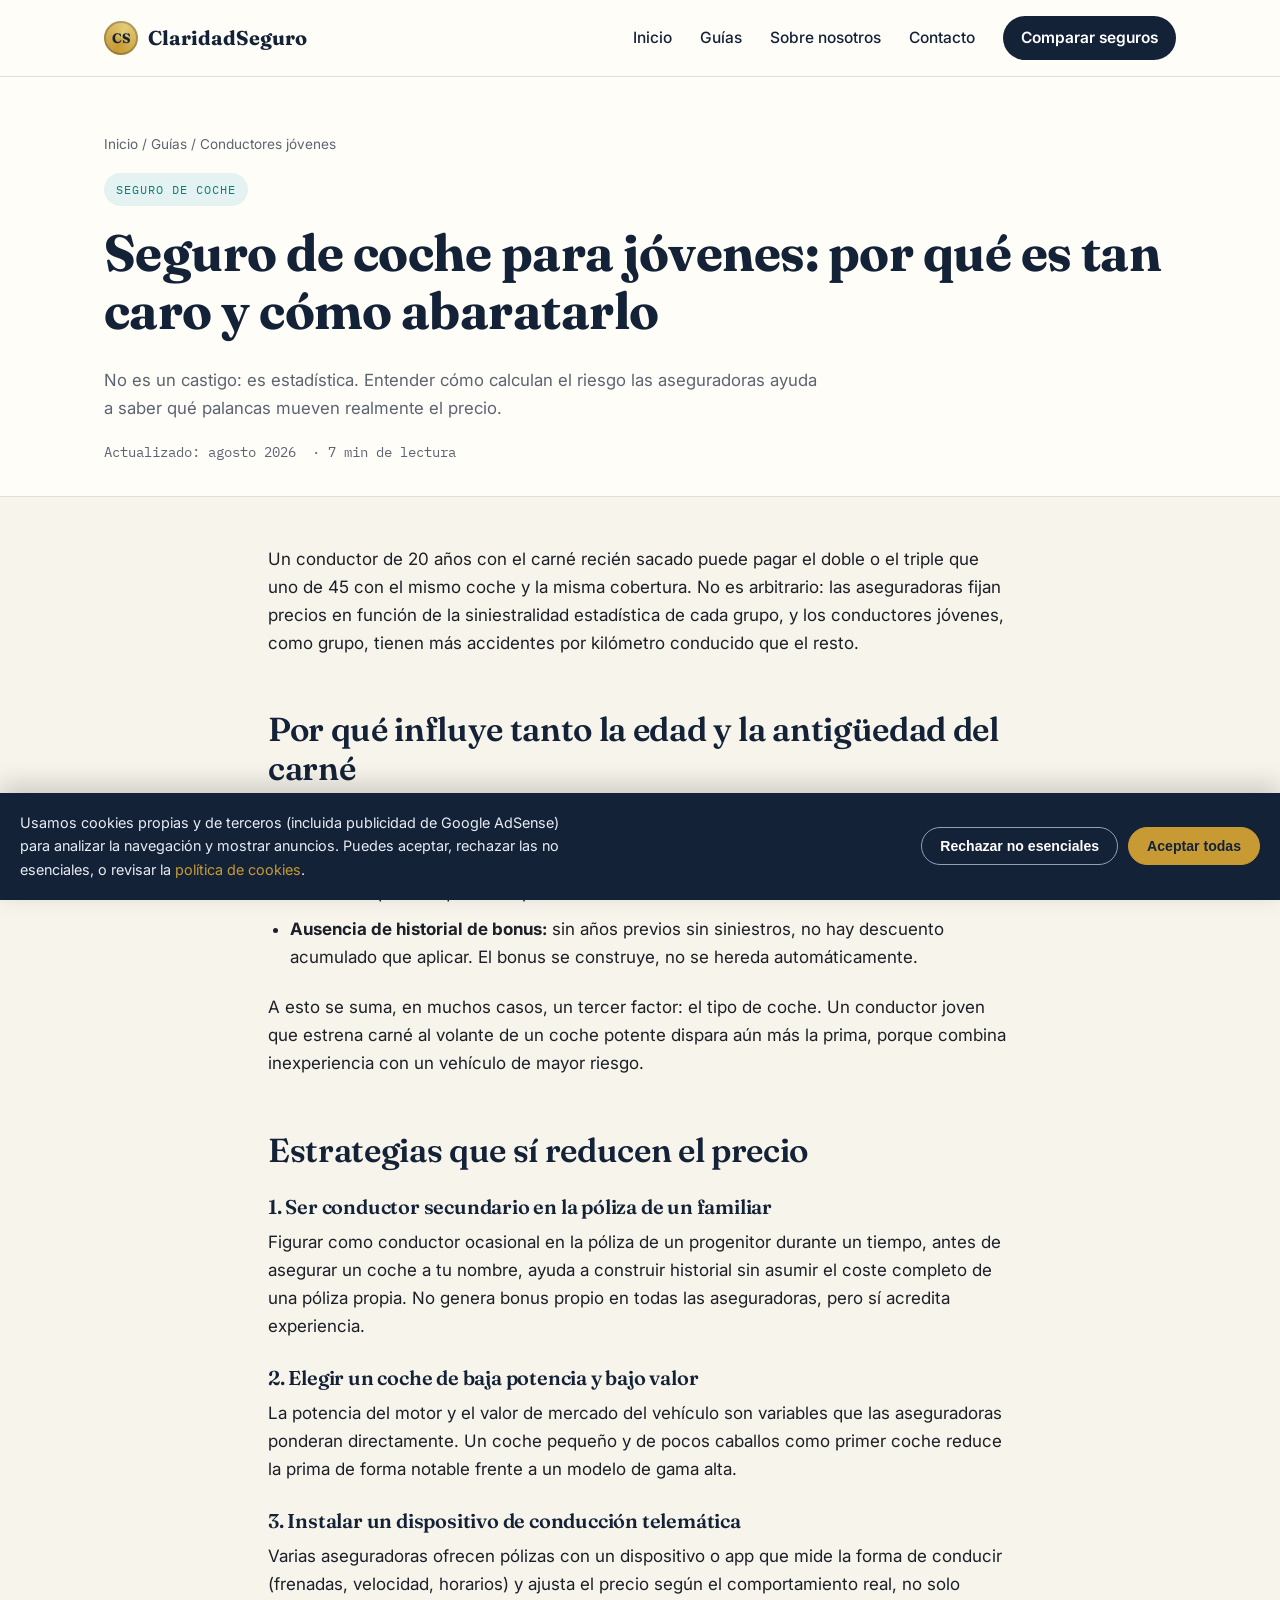
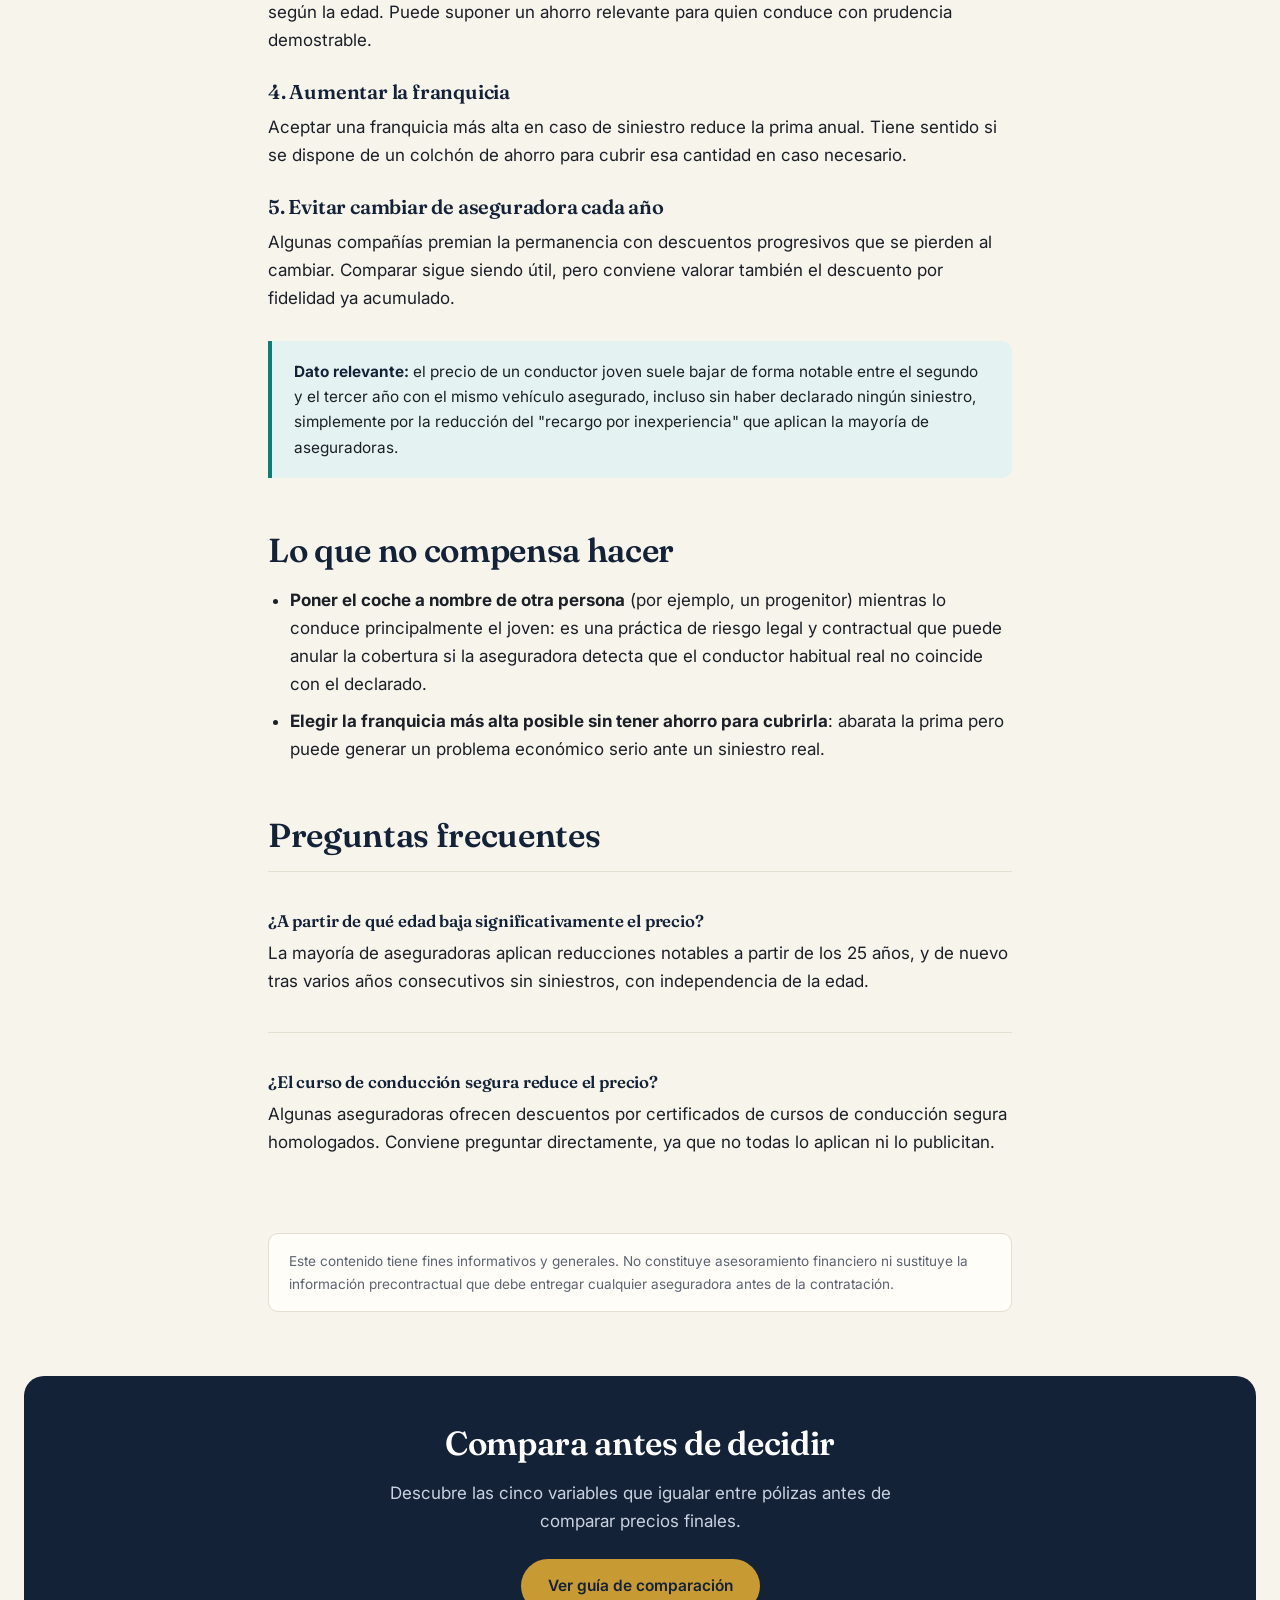
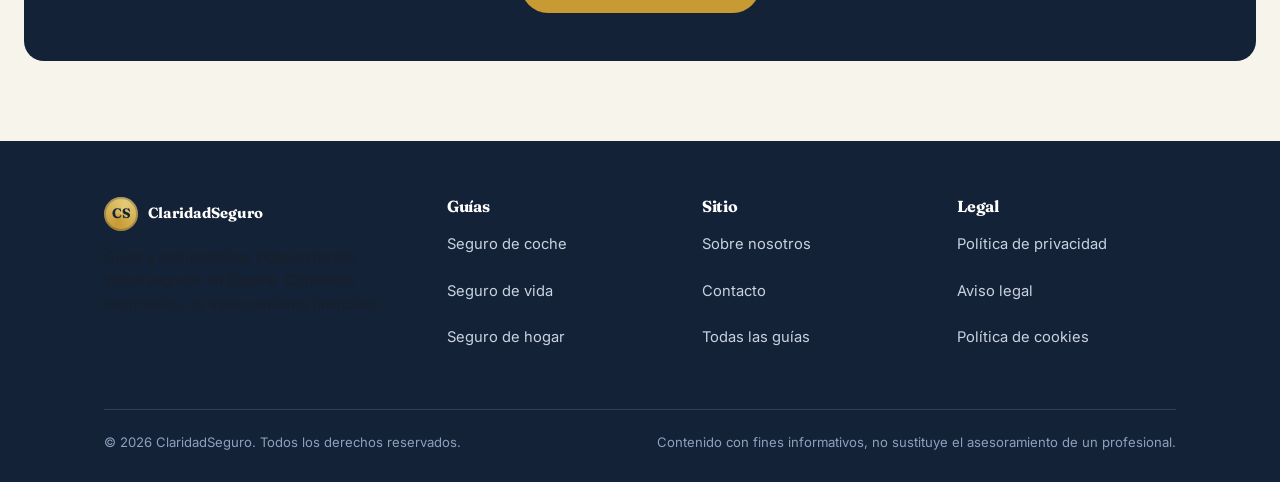
<file: blog/seguro-coche-jovenes-conductores.html>
<!DOCTYPE html>
<html lang="es">
<head>
<meta charset="UTF-8">
<meta name="viewport" content="width=device-width, initial-scale=1.0">
<title>Seguro de coche para jóvenes: por qué es tan caro y cómo abaratarlo</title>
<meta name="description" content="Por qué las aseguradoras cobran más a los conductores jóvenes y qué estrategias reducen realmente el precio del seguro de coche en los primeros años.">
<link rel="canonical" href="https://marcooos1.github.io/claridadseguro/blog/seguro-coche-jovenes-conductores.html">
<link rel="preconnect" href="https://fonts.googleapis.com">
<link href="https://fonts.googleapis.com/css2?family=Fraunces:wght@600;700;900&family=Inter:wght@400;500;600;700&family=IBM+Plex+Mono:wght@500;600&display=swap" rel="stylesheet">
<link rel="stylesheet" href="../css/style.css">
<script type="application/ld+json">
{"@context":"https://schema.org","@type":"Article","headline":"Seguro de coche para jóvenes: por qué es tan caro y cómo abaratarlo","author":{"@type":"Organization","name":"ClaridadSeguro"},"publisher":{"@type":"Organization","name":"ClaridadSeguro"},"datePublished":"2026-03-02","dateModified":"2026-08-20"}
</script>
</head>
<body>
<a class="skip-link" href="#main">Saltar al contenido</a>
<header class="site-header">
  <div class="nav-wrap">
    <a class="brand" href="../index.html"><span class="seal">CS</span> ClaridadSeguro</a>
    <nav class="main-nav" aria-label="Navegación principal">
      <a href="../index.html">Inicio</a>
      <a href="index.html">Guías</a>
      <a href="../sobre-nosotros.html">Sobre nosotros</a>
      <a href="../contacto.html">Contacto</a>
      <a class="nav-cta" href="comparar-seguros-online.html">Comparar seguros</a>
    </nav>
  </div>
</header>

<main id="main">
<div class="article-header">
  <div class="container">
    <p class="breadcrumb"><a href="../index.html">Inicio</a> / <a href="index.html">Guías</a> / Conductores jóvenes</p>
    <span class="eyebrow">Seguro de coche</span>
    <h1>Seguro de coche para jóvenes: por qué es tan caro y cómo abaratarlo</h1>
    <p style="color:var(--slate); font-size:1.05rem; max-width:65ch;">No es un castigo: es estadística. Entender cómo calculan el riesgo las aseguradoras ayuda a saber qué palancas mueven realmente el precio.</p>
    <div class="article-meta"><span>Actualizado: agosto 2026</span><span>· 7 min de lectura</span></div>
  </div>
</div>

<article class="article-body">

<p>Un conductor de 20 años con el carné recién sacado puede pagar el doble o el triple que uno de 45 con el mismo coche y la misma cobertura. No es arbitrario: las aseguradoras fijan precios en función de la siniestralidad estadística de cada grupo, y los conductores jóvenes, como grupo, tienen más accidentes por kilómetro conducido que el resto.</p>

<h2>Por qué influye tanto la edad y la antigüedad del carné</h2>
<p>Dos factores pesan más que cualquier otro en el precio de un conductor joven:</p>
<ul>
<li><strong>Falta de experiencia:</strong> los primeros dos años de carné concentran, estadísticamente, más siniestros que cualquier otro periodo de la vida de un conductor.</li>
<li><strong>Ausencia de historial de bonus:</strong> sin años previos sin siniestros, no hay descuento acumulado que aplicar. El bonus se construye, no se hereda automáticamente.</li>
</ul>
<p>A esto se suma, en muchos casos, un tercer factor: el tipo de coche. Un conductor joven que estrena carné al volante de un coche potente dispara aún más la prima, porque combina inexperiencia con un vehículo de mayor riesgo.</p>

<h2>Estrategias que sí reducen el precio</h2>

<h3>1. Ser conductor secundario en la póliza de un familiar</h3>
<p>Figurar como conductor ocasional en la póliza de un progenitor durante un tiempo, antes de asegurar un coche a tu nombre, ayuda a construir historial sin asumir el coste completo de una póliza propia. No genera bonus propio en todas las aseguradoras, pero sí acredita experiencia.</p>

<h3>2. Elegir un coche de baja potencia y bajo valor</h3>
<p>La potencia del motor y el valor de mercado del vehículo son variables que las aseguradoras ponderan directamente. Un coche pequeño y de pocos caballos como primer coche reduce la prima de forma notable frente a un modelo de gama alta.</p>

<h3>3. Instalar un dispositivo de conducción telemática</h3>
<p>Varias aseguradoras ofrecen pólizas con un dispositivo o app que mide la forma de conducir (frenadas, velocidad, horarios) y ajusta el precio según el comportamiento real, no solo según la edad. Puede suponer un ahorro relevante para quien conduce con prudencia demostrable.</p>

<h3>4. Aumentar la franquicia</h3>
<p>Aceptar una franquicia más alta en caso de siniestro reduce la prima anual. Tiene sentido si se dispone de un colchón de ahorro para cubrir esa cantidad en caso necesario.</p>

<h3>5. Evitar cambiar de aseguradora cada año</h3>
<p>Algunas compañías premian la permanencia con descuentos progresivos que se pierden al cambiar. Comparar sigue siendo útil, pero conviene valorar también el descuento por fidelidad ya acumulado.</p>

<div class="callout">
<strong>Dato relevante:</strong> el precio de un conductor joven suele bajar de forma notable entre el segundo y el tercer año con el mismo vehículo asegurado, incluso sin haber declarado ningún siniestro, simplemente por la reducción del "recargo por inexperiencia" que aplican la mayoría de aseguradoras.
</div>

<h2>Lo que no compensa hacer</h2>
<ul>
<li><strong>Poner el coche a nombre de otra persona</strong> (por ejemplo, un progenitor) mientras lo conduce principalmente el joven: es una práctica de riesgo legal y contractual que puede anular la cobertura si la aseguradora detecta que el conductor habitual real no coincide con el declarado.</li>
<li><strong>Elegir la franquicia más alta posible sin tener ahorro para cubrirla</strong>: abarata la prima pero puede generar un problema económico serio ante un siniestro real.</li>
</ul>

<h2>Preguntas frecuentes</h2>
<div class="faq-item">
<h3>¿A partir de qué edad baja significativamente el precio?</h3>
<p>La mayoría de aseguradoras aplican reducciones notables a partir de los 25 años, y de nuevo tras varios años consecutivos sin siniestros, con independencia de la edad.</p>
</div>
<div class="faq-item">
<h3>¿El curso de conducción segura reduce el precio?</h3>
<p>Algunas aseguradoras ofrecen descuentos por certificados de cursos de conducción segura homologados. Conviene preguntar directamente, ya que no todas lo aplican ni lo publicitan.</p>
</div>

<p class="disclaimer">Este contenido tiene fines informativos y generales. No constituye asesoramiento financiero ni sustituye la información precontractual que debe entregar cualquier aseguradora antes de la contratación.</p>

</article>

<div class="cta-band" style="margin:64px 24px 0;">
  <h2>Compara antes de decidir</h2>
  <p>Descubre las cinco variables que igualar entre pólizas antes de comparar precios finales.</p>
  <a class="btn btn-primary" href="comparar-seguros-online.html">Ver guía de comparación</a>
</div>
</main>

<footer class="site-footer">
  <div class="container">
    <div class="footer-grid">
      <div>
        <a class="brand" href="../index.html"><span class="seal">CS</span> ClaridadSeguro</a>
        <p style="margin-top:14px; max-width:32ch; font-size:.9rem;">Guías y comparativas independientes sobre seguros en España. Contenido informativo, no asesoramiento financiero.</p>
      </div>
      <div>
        <h4>Guías</h4>
        <p><a href="seguro-coche-guia-completa.html">Seguro de coche</a></p>
        <p><a href="seguro-vida-como-elegir.html">Seguro de vida</a></p>
        <p><a href="seguro-hogar-que-cubre.html">Seguro de hogar</a></p>
      </div>
      <div>
        <h4>Sitio</h4>
        <p><a href="../sobre-nosotros.html">Sobre nosotros</a></p>
        <p><a href="../contacto.html">Contacto</a></p>
        <p><a href="index.html">Todas las guías</a></p>
      </div>
      <div>
        <h4>Legal</h4>
        <p><a href="../politica-privacidad.html">Política de privacidad</a></p>
        <p><a href="../aviso-legal.html">Aviso legal</a></p>
        <p><a href="../politica-cookies.html">Política de cookies</a></p>
      </div>
    </div>
    <div class="footer-bottom">
      <span>© 2026 ClaridadSeguro. Todos los derechos reservados.</span>
      <span>Contenido con fines informativos, no sustituye el asesoramiento de un profesional.</span>
    </div>
  </div>
</footer>
<script src="../js/cookie-banner.js" defer></script>
</body>
</html>
</file>
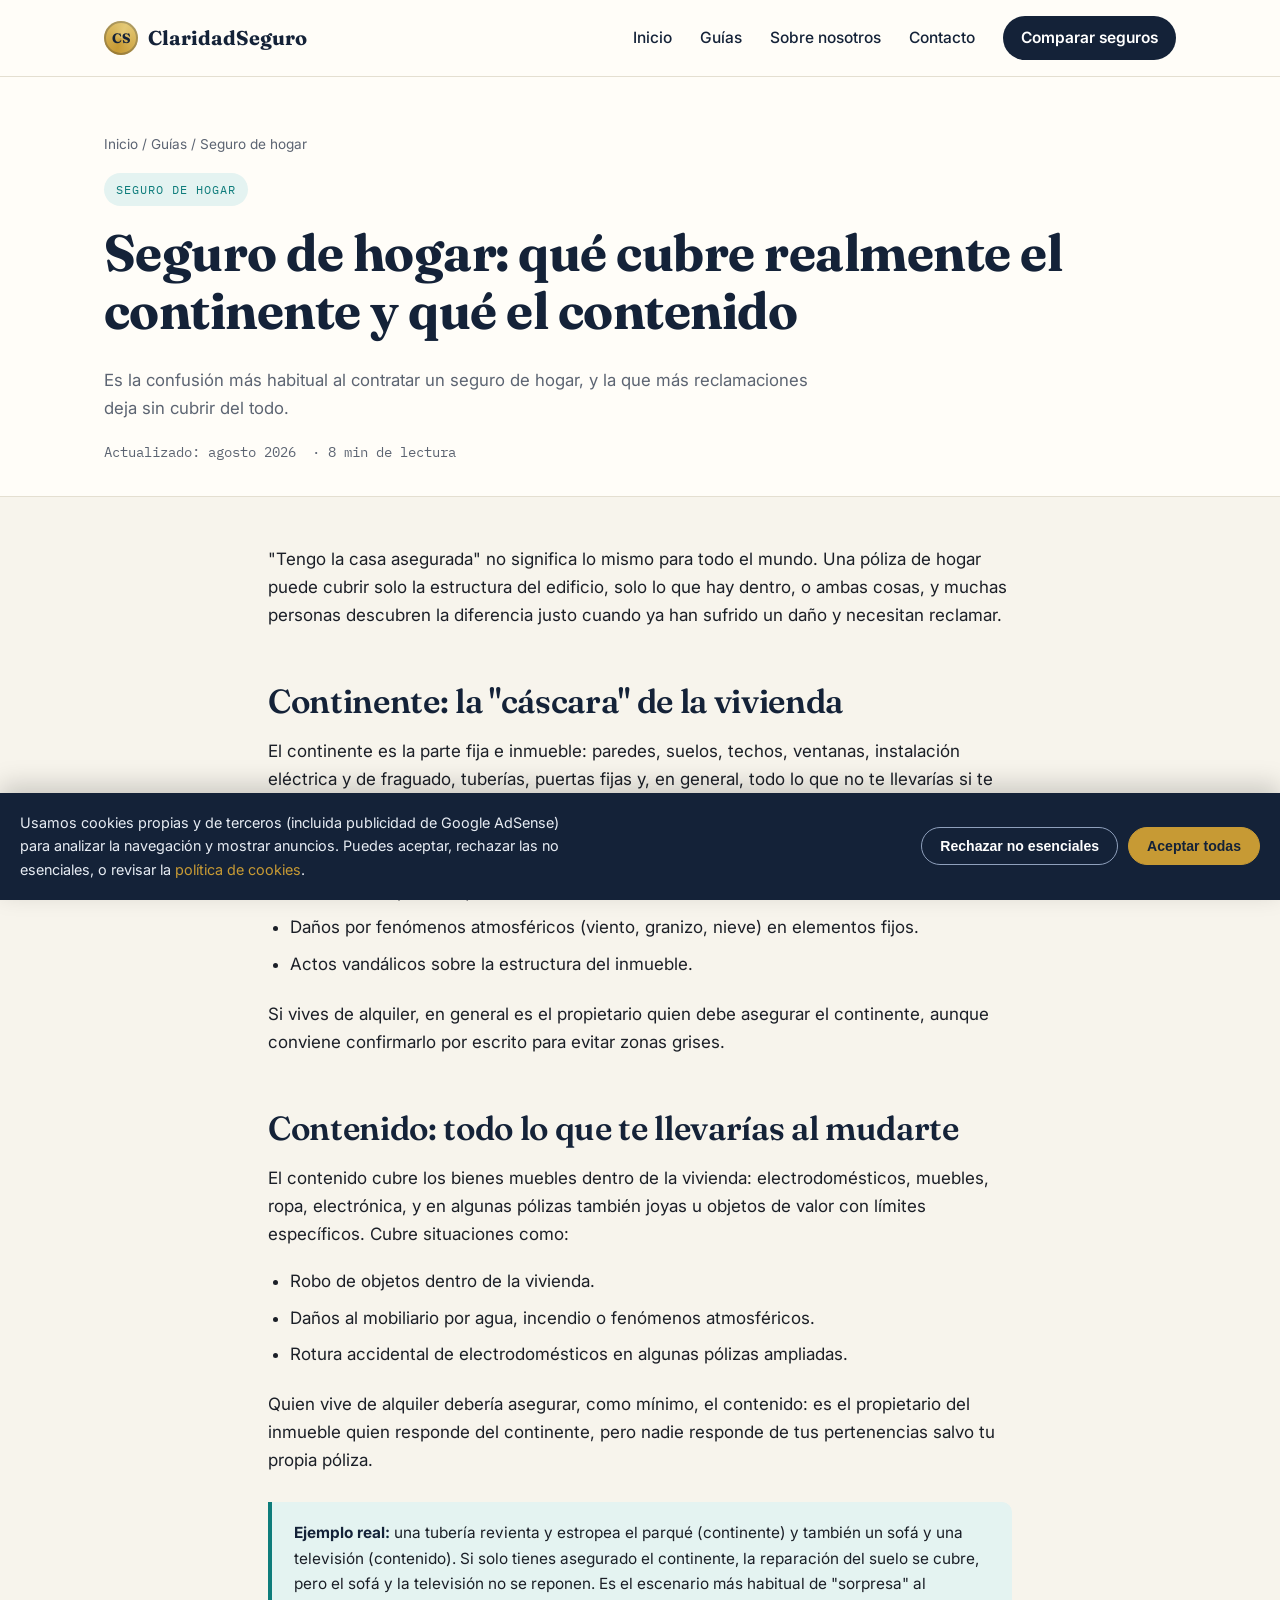
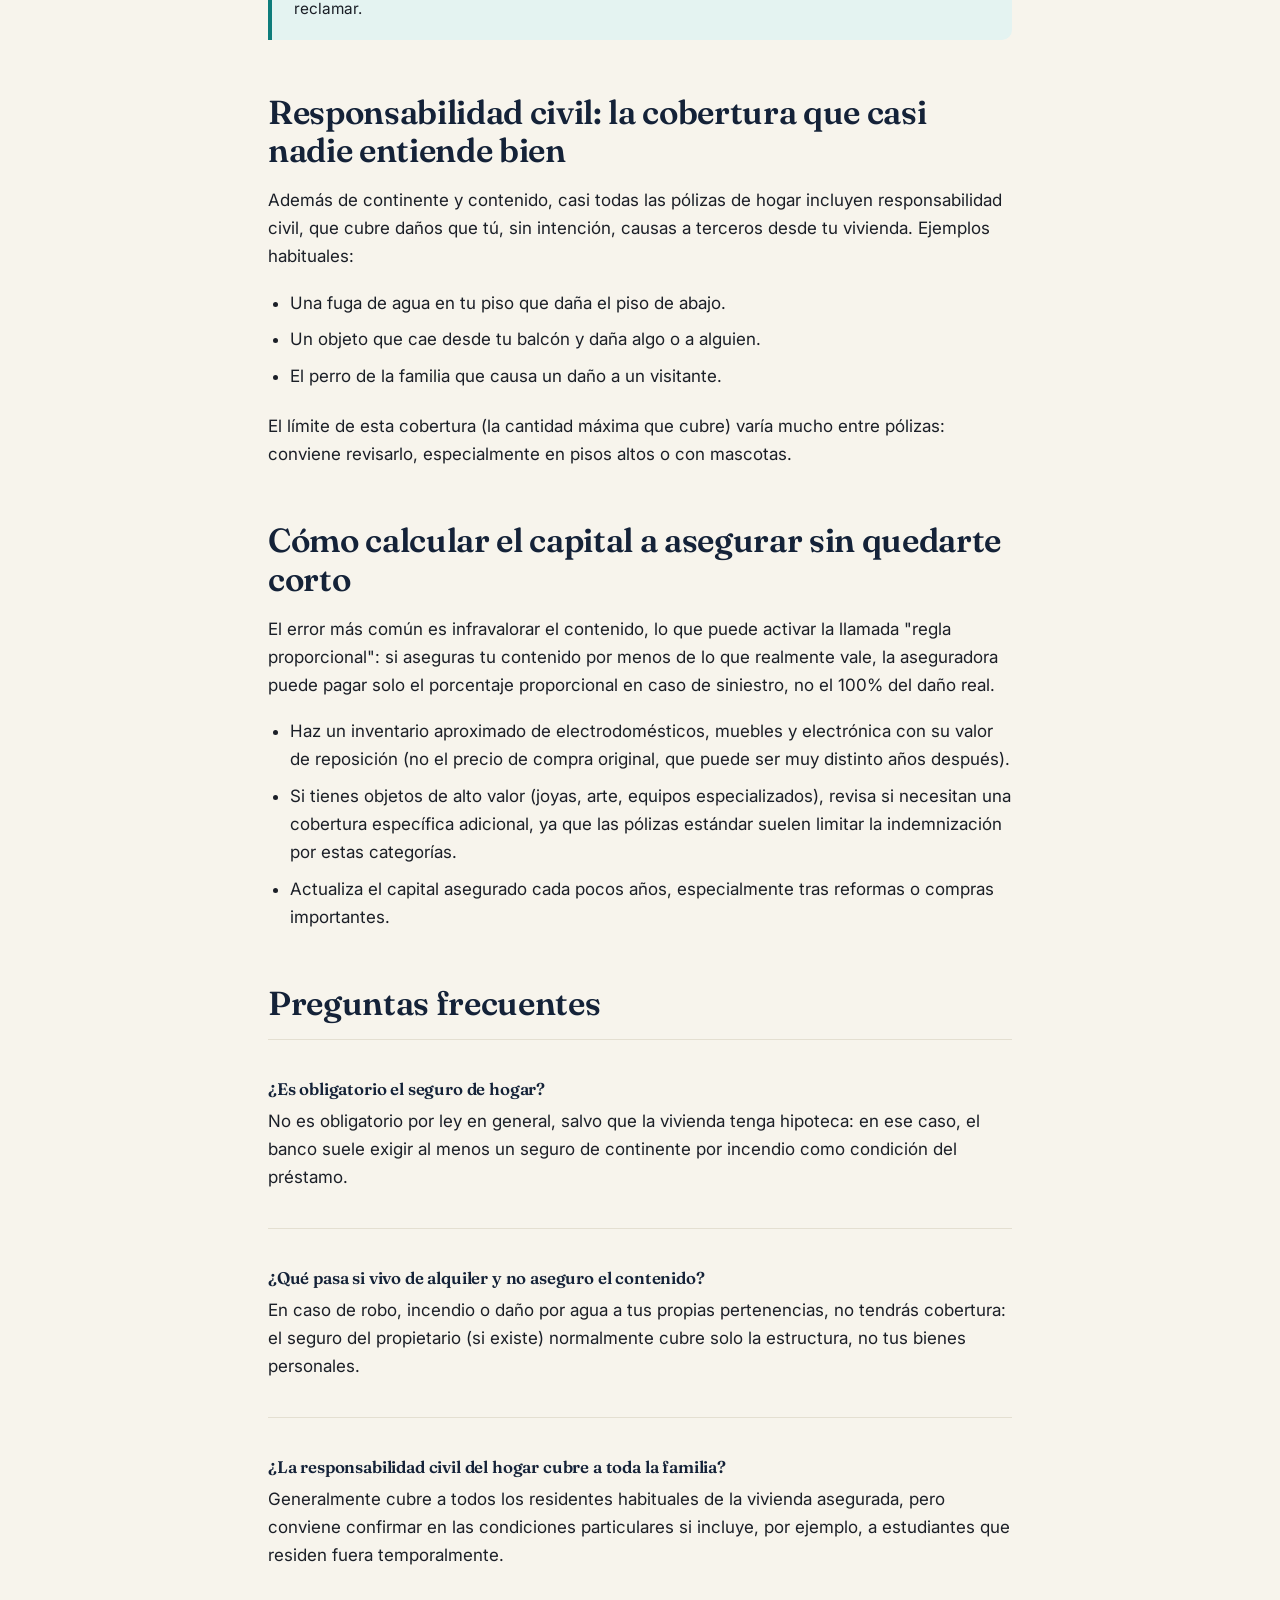
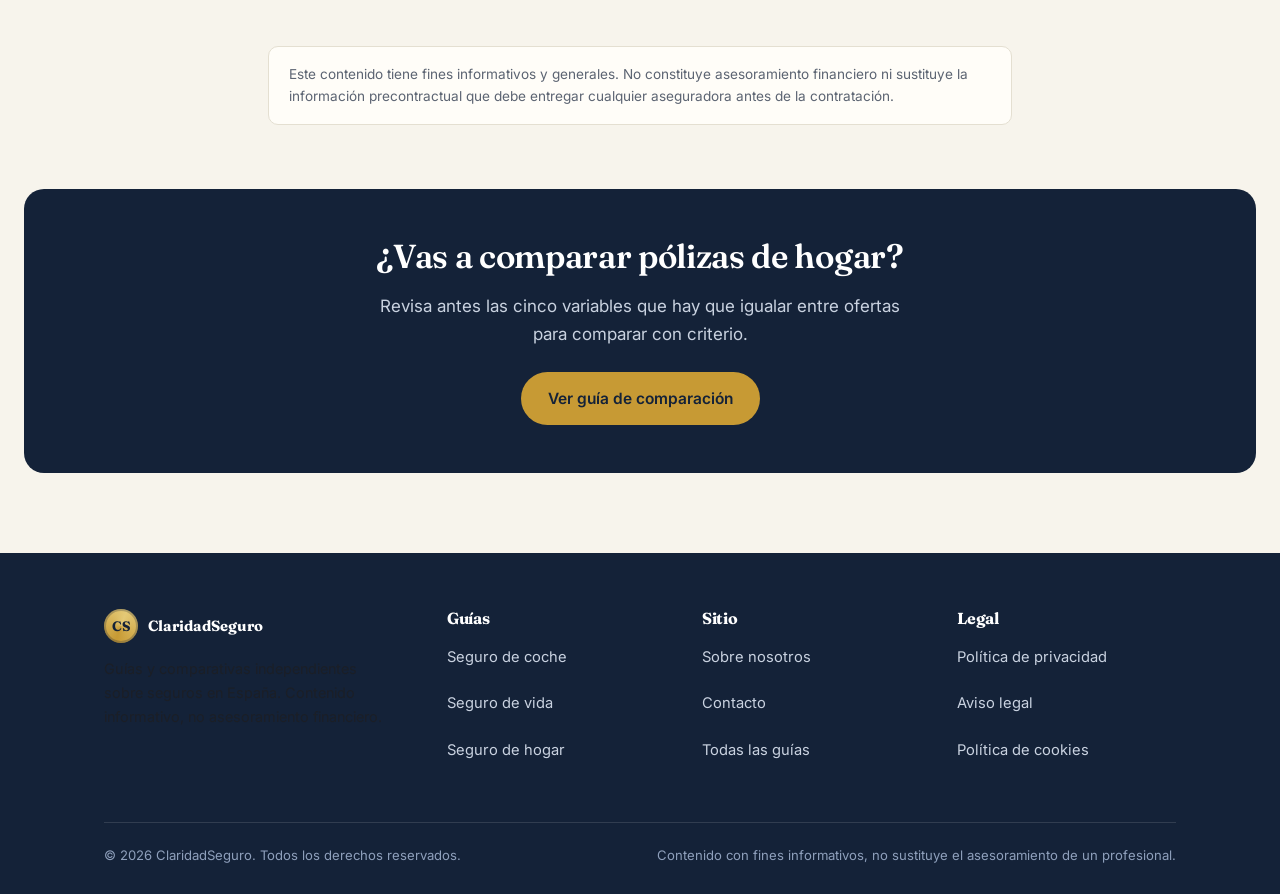
<file: blog/seguro-hogar-que-cubre.html>
<!DOCTYPE html>
<html lang="es">
<head>
<meta charset="UTF-8">
<meta name="viewport" content="width=device-width, initial-scale=1.0">
<title>Seguro de hogar: qué cubre realmente el continente y qué el contenido</title>
<meta name="description" content="La diferencia entre continente y contenido en el seguro de hogar, y por qué confundirlos puede dejar una reclamación sin cubrir. Guía con ejemplos.">
<link rel="canonical" href="https://marcooos1.github.io/claridadseguro/blog/seguro-hogar-que-cubre.html">
<link rel="preconnect" href="https://fonts.googleapis.com">
<link href="https://fonts.googleapis.com/css2?family=Fraunces:wght@600;700;900&family=Inter:wght@400;500;600;700&family=IBM+Plex+Mono:wght@500;600&display=swap" rel="stylesheet">
<link rel="stylesheet" href="../css/style.css">
<script type="application/ld+json">
{"@context":"https://schema.org","@type":"Article","headline":"Seguro de hogar: qué cubre realmente el continente y qué el contenido","author":{"@type":"Organization","name":"ClaridadSeguro"},"publisher":{"@type":"Organization","name":"ClaridadSeguro"},"datePublished":"2026-04-05","dateModified":"2026-08-20"}
</script>
</head>
<body>
<a class="skip-link" href="#main">Saltar al contenido</a>
<header class="site-header">
  <div class="nav-wrap">
    <a class="brand" href="../index.html"><span class="seal">CS</span> ClaridadSeguro</a>
    <nav class="main-nav" aria-label="Navegación principal">
      <a href="../index.html">Inicio</a>
      <a href="index.html">Guías</a>
      <a href="../sobre-nosotros.html">Sobre nosotros</a>
      <a href="../contacto.html">Contacto</a>
      <a class="nav-cta" href="comparar-seguros-online.html">Comparar seguros</a>
    </nav>
  </div>
</header>

<main id="main">
<div class="article-header">
  <div class="container">
    <p class="breadcrumb"><a href="../index.html">Inicio</a> / <a href="index.html">Guías</a> / Seguro de hogar</p>
    <span class="eyebrow">Seguro de hogar</span>
    <h1>Seguro de hogar: qué cubre realmente el continente y qué el contenido</h1>
    <p style="color:var(--slate); font-size:1.05rem; max-width:65ch;">Es la confusión más habitual al contratar un seguro de hogar, y la que más reclamaciones deja sin cubrir del todo.</p>
    <div class="article-meta"><span>Actualizado: agosto 2026</span><span>· 8 min de lectura</span></div>
  </div>
</div>

<article class="article-body">

<p>"Tengo la casa asegurada" no significa lo mismo para todo el mundo. Una póliza de hogar puede cubrir solo la estructura del edificio, solo lo que hay dentro, o ambas cosas, y muchas personas descubren la diferencia justo cuando ya han sufrido un daño y necesitan reclamar.</p>

<h2>Continente: la "cáscara" de la vivienda</h2>
<p>El continente es la parte fija e inmueble: paredes, suelos, techos, ventanas, instalación eléctrica y de fraguado, tuberías, puertas fijas y, en general, todo lo que no te llevarías si te mudaras. Cubre daños como:</p>
<ul>
<li>Daños por agua (rotura de tuberías, filtraciones).</li>
<li>Incendio o explosión que afecte a la estructura.</li>
<li>Daños por fenómenos atmosféricos (viento, granizo, nieve) en elementos fijos.</li>
<li>Actos vandálicos sobre la estructura del inmueble.</li>
</ul>
<p>Si vives de alquiler, en general es el propietario quien debe asegurar el continente, aunque conviene confirmarlo por escrito para evitar zonas grises.</p>

<h2>Contenido: todo lo que te llevarías al mudarte</h2>
<p>El contenido cubre los bienes muebles dentro de la vivienda: electrodomésticos, muebles, ropa, electrónica, y en algunas pólizas también joyas u objetos de valor con límites específicos. Cubre situaciones como:</p>
<ul>
<li>Robo de objetos dentro de la vivienda.</li>
<li>Daños al mobiliario por agua, incendio o fenómenos atmosféricos.</li>
<li>Rotura accidental de electrodomésticos en algunas pólizas ampliadas.</li>
</ul>
<p>Quien vive de alquiler debería asegurar, como mínimo, el contenido: es el propietario del inmueble quien responde del continente, pero nadie responde de tus pertenencias salvo tu propia póliza.</p>

<div class="callout">
<strong>Ejemplo real:</strong> una tubería revienta y estropea el parqué (continente) y también un sofá y una televisión (contenido). Si solo tienes asegurado el continente, la reparación del suelo se cubre, pero el sofá y la televisión no se reponen. Es el escenario más habitual de "sorpresa" al reclamar.
</div>

<h2>Responsabilidad civil: la cobertura que casi nadie entiende bien</h2>
<p>Además de continente y contenido, casi todas las pólizas de hogar incluyen responsabilidad civil, que cubre daños que tú, sin intención, causas a terceros desde tu vivienda. Ejemplos habituales:</p>
<ul>
<li>Una fuga de agua en tu piso que daña el piso de abajo.</li>
<li>Un objeto que cae desde tu balcón y daña algo o a alguien.</li>
<li>El perro de la familia que causa un daño a un visitante.</li>
</ul>
<p>El límite de esta cobertura (la cantidad máxima que cubre) varía mucho entre pólizas: conviene revisarlo, especialmente en pisos altos o con mascotas.</p>

<h2>Cómo calcular el capital a asegurar sin quedarte corto</h2>
<p>El error más común es infravalorar el contenido, lo que puede activar la llamada "regla proporcional": si aseguras tu contenido por menos de lo que realmente vale, la aseguradora puede pagar solo el porcentaje proporcional en caso de siniestro, no el 100% del daño real.</p>
<ul>
<li>Haz un inventario aproximado de electrodomésticos, muebles y electrónica con su valor de reposición (no el precio de compra original, que puede ser muy distinto años después).</li>
<li>Si tienes objetos de alto valor (joyas, arte, equipos especializados), revisa si necesitan una cobertura específica adicional, ya que las pólizas estándar suelen limitar la indemnización por estas categorías.</li>
<li>Actualiza el capital asegurado cada pocos años, especialmente tras reformas o compras importantes.</li>
</ul>

<h2>Preguntas frecuentes</h2>
<div class="faq-item">
<h3>¿Es obligatorio el seguro de hogar?</h3>
<p>No es obligatorio por ley en general, salvo que la vivienda tenga hipoteca: en ese caso, el banco suele exigir al menos un seguro de continente por incendio como condición del préstamo.</p>
</div>
<div class="faq-item">
<h3>¿Qué pasa si vivo de alquiler y no aseguro el contenido?</h3>
<p>En caso de robo, incendio o daño por agua a tus propias pertenencias, no tendrás cobertura: el seguro del propietario (si existe) normalmente cubre solo la estructura, no tus bienes personales.</p>
</div>
<div class="faq-item">
<h3>¿La responsabilidad civil del hogar cubre a toda la familia?</h3>
<p>Generalmente cubre a todos los residentes habituales de la vivienda asegurada, pero conviene confirmar en las condiciones particulares si incluye, por ejemplo, a estudiantes que residen fuera temporalmente.</p>
</div>

<p class="disclaimer">Este contenido tiene fines informativos y generales. No constituye asesoramiento financiero ni sustituye la información precontractual que debe entregar cualquier aseguradora antes de la contratación.</p>

</article>

<div class="cta-band" style="margin:64px 24px 0;">
  <h2>¿Vas a comparar pólizas de hogar?</h2>
  <p>Revisa antes las cinco variables que hay que igualar entre ofertas para comparar con criterio.</p>
  <a class="btn btn-primary" href="comparar-seguros-online.html">Ver guía de comparación</a>
</div>
</main>

<footer class="site-footer">
  <div class="container">
    <div class="footer-grid">
      <div>
        <a class="brand" href="../index.html"><span class="seal">CS</span> ClaridadSeguro</a>
        <p style="margin-top:14px; max-width:32ch; font-size:.9rem;">Guías y comparativas independientes sobre seguros en España. Contenido informativo, no asesoramiento financiero.</p>
      </div>
      <div>
        <h4>Guías</h4>
        <p><a href="seguro-coche-guia-completa.html">Seguro de coche</a></p>
        <p><a href="seguro-vida-como-elegir.html">Seguro de vida</a></p>
        <p><a href="seguro-hogar-que-cubre.html">Seguro de hogar</a></p>
      </div>
      <div>
        <h4>Sitio</h4>
        <p><a href="../sobre-nosotros.html">Sobre nosotros</a></p>
        <p><a href="../contacto.html">Contacto</a></p>
        <p><a href="index.html">Todas las guías</a></p>
      </div>
      <div>
        <h4>Legal</h4>
        <p><a href="../politica-privacidad.html">Política de privacidad</a></p>
        <p><a href="../aviso-legal.html">Aviso legal</a></p>
        <p><a href="../politica-cookies.html">Política de cookies</a></p>
      </div>
    </div>
    <div class="footer-bottom">
      <span>© 2026 ClaridadSeguro. Todos los derechos reservados.</span>
      <span>Contenido con fines informativos, no sustituye el asesoramiento de un profesional.</span>
    </div>
  </div>
</footer>
<script src="../js/cookie-banner.js" defer></script>
</body>
</html>
</file>
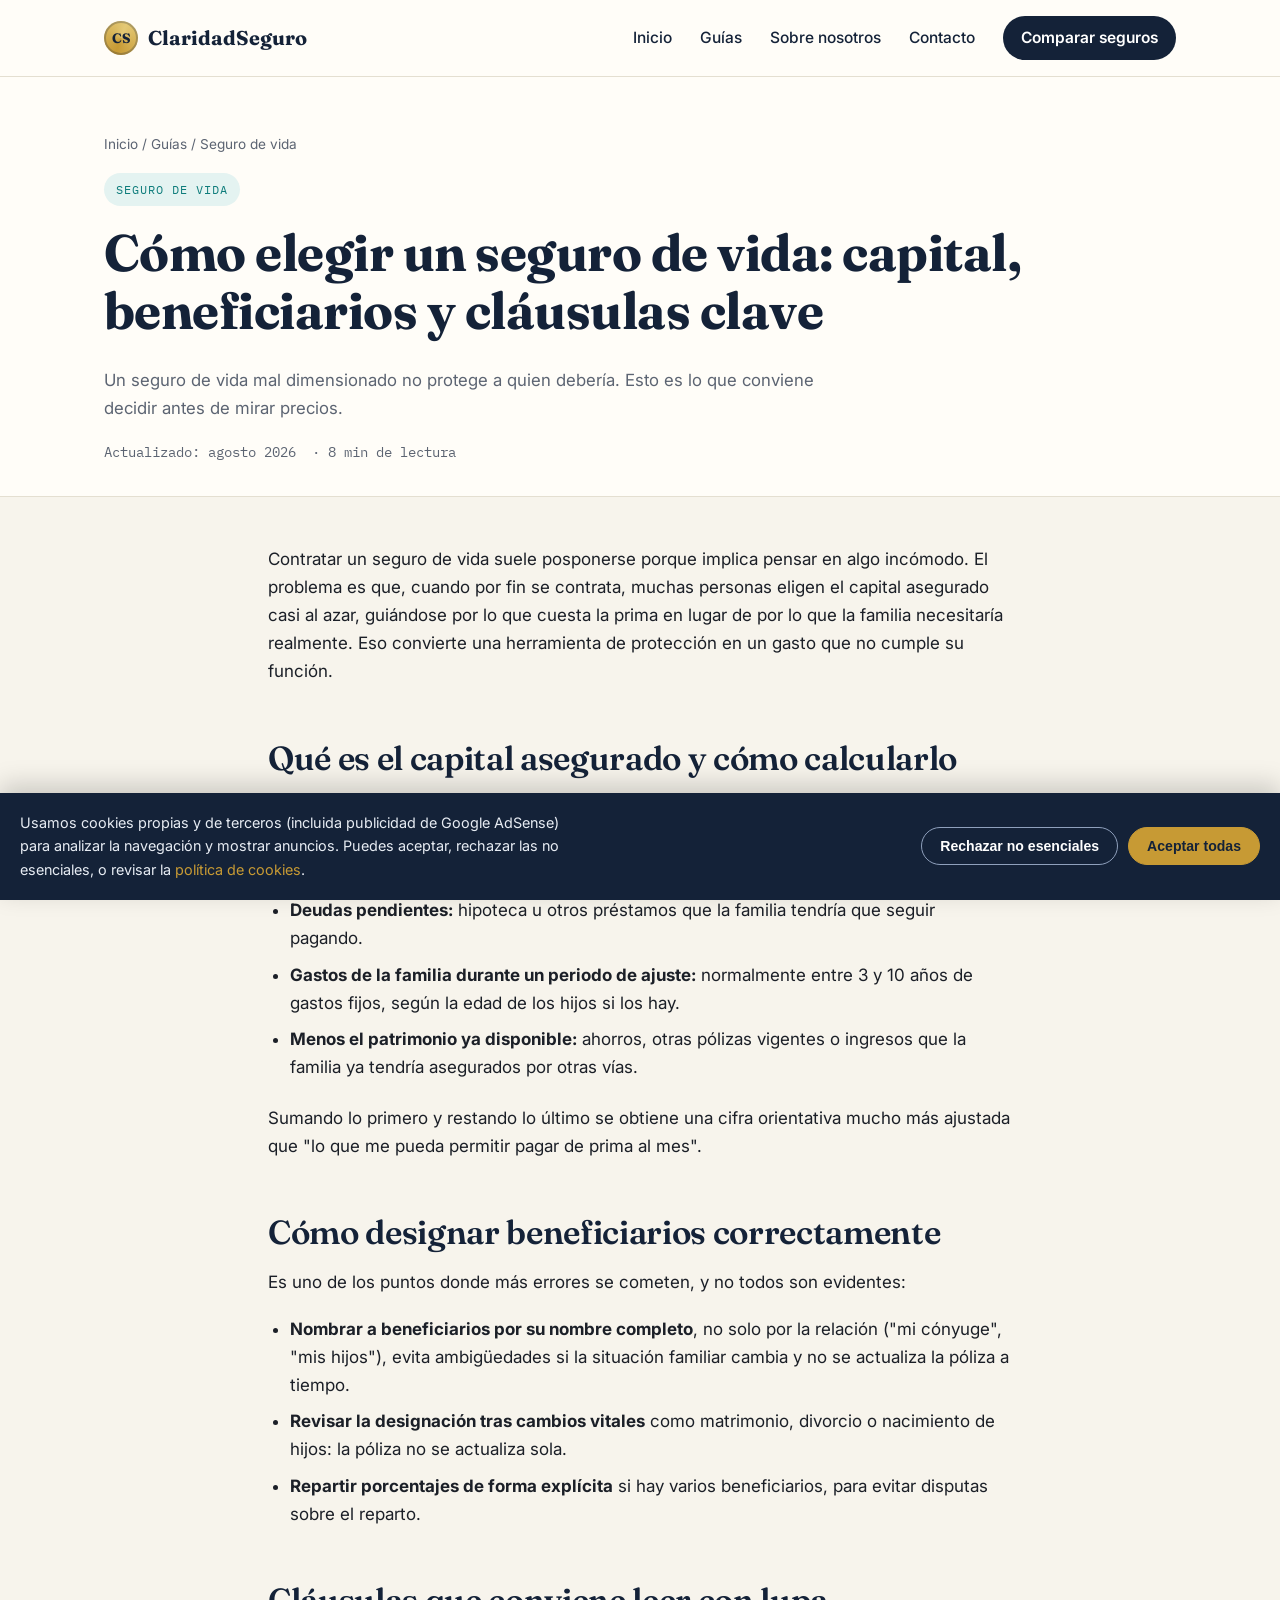
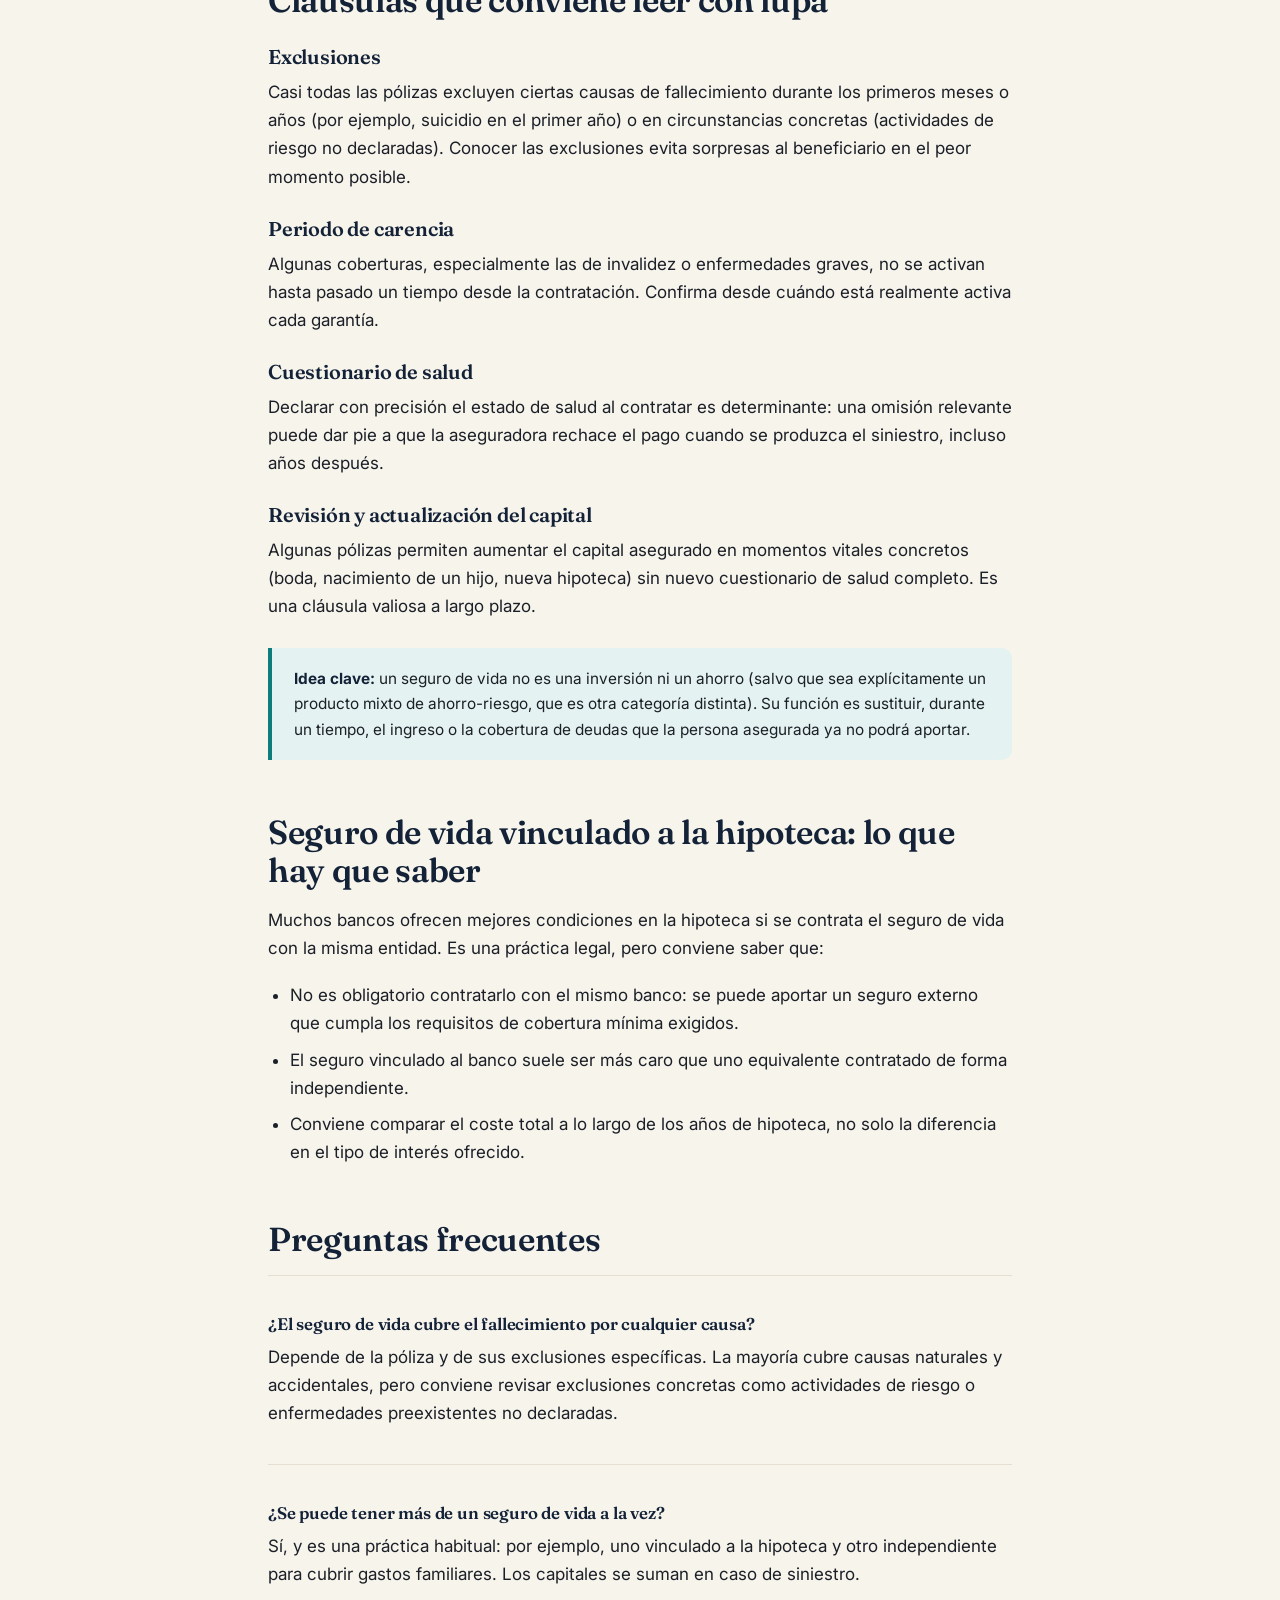
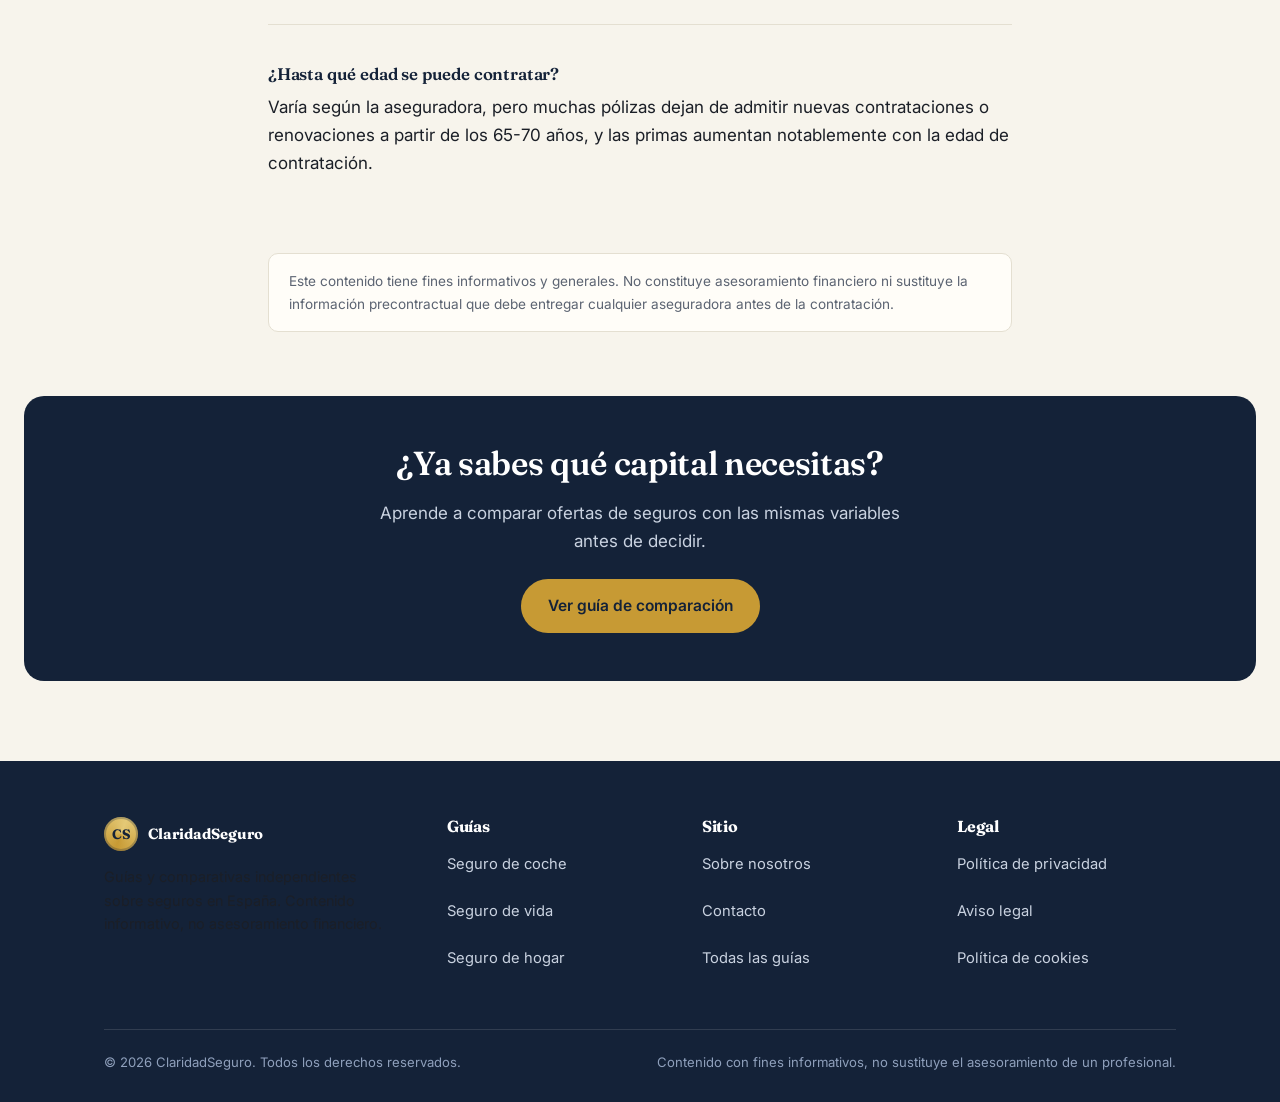
<file: blog/seguro-vida-como-elegir.html>
<!DOCTYPE html>
<html lang="es">
<head>
<meta charset="UTF-8">
<meta name="viewport" content="width=device-width, initial-scale=1.0">
<title>Cómo elegir un seguro de vida: capital, beneficiarios y cláusulas clave</title>
<meta name="description" content="Guía práctica para elegir un seguro de vida: cómo calcular el capital asegurado, cómo designar beneficiarios y qué cláusulas revisar antes de firmar.">
<link rel="canonical" href="https://marcooos1.github.io/claridadseguro/blog/seguro-vida-como-elegir.html">
<link rel="preconnect" href="https://fonts.googleapis.com">
<link href="https://fonts.googleapis.com/css2?family=Fraunces:wght@600;700;900&family=Inter:wght@400;500;600;700&family=IBM+Plex+Mono:wght@500;600&display=swap" rel="stylesheet">
<link rel="stylesheet" href="../css/style.css">
<script type="application/ld+json">
{"@context":"https://schema.org","@type":"Article","headline":"Cómo elegir un seguro de vida: capital, beneficiarios y cláusulas clave","author":{"@type":"Organization","name":"ClaridadSeguro"},"publisher":{"@type":"Organization","name":"ClaridadSeguro"},"datePublished":"2026-03-18","dateModified":"2026-08-20"}
</script>
</head>
<body>
<a class="skip-link" href="#main">Saltar al contenido</a>
<header class="site-header">
  <div class="nav-wrap">
    <a class="brand" href="../index.html"><span class="seal">CS</span> ClaridadSeguro</a>
    <nav class="main-nav" aria-label="Navegación principal">
      <a href="../index.html">Inicio</a>
      <a href="index.html">Guías</a>
      <a href="../sobre-nosotros.html">Sobre nosotros</a>
      <a href="../contacto.html">Contacto</a>
      <a class="nav-cta" href="comparar-seguros-online.html">Comparar seguros</a>
    </nav>
  </div>
</header>

<main id="main">
<div class="article-header">
  <div class="container">
    <p class="breadcrumb"><a href="../index.html">Inicio</a> / <a href="index.html">Guías</a> / Seguro de vida</p>
    <span class="eyebrow">Seguro de vida</span>
    <h1>Cómo elegir un seguro de vida: capital, beneficiarios y cláusulas clave</h1>
    <p style="color:var(--slate); font-size:1.05rem; max-width:65ch;">Un seguro de vida mal dimensionado no protege a quien debería. Esto es lo que conviene decidir antes de mirar precios.</p>
    <div class="article-meta"><span>Actualizado: agosto 2026</span><span>· 8 min de lectura</span></div>
  </div>
</div>

<article class="article-body">

<p>Contratar un seguro de vida suele posponerse porque implica pensar en algo incómodo. El problema es que, cuando por fin se contrata, muchas personas eligen el capital asegurado casi al azar, guiándose por lo que cuesta la prima en lugar de por lo que la familia necesitaría realmente. Eso convierte una herramienta de protección en un gasto que no cumple su función.</p>

<h2>Qué es el capital asegurado y cómo calcularlo</h2>
<p>El capital asegurado es la cantidad que recibirán los beneficiarios si se produce el fallecimiento (o, en algunas pólizas, invalidez) durante la vigencia. No existe una cifra universal correcta, pero hay un método razonable para aproximarla:</p>
<ul>
<li><strong>Deudas pendientes:</strong> hipoteca u otros préstamos que la familia tendría que seguir pagando.</li>
<li><strong>Gastos de la familia durante un periodo de ajuste:</strong> normalmente entre 3 y 10 años de gastos fijos, según la edad de los hijos si los hay.</li>
<li><strong>Menos el patrimonio ya disponible:</strong> ahorros, otras pólizas vigentes o ingresos que la familia ya tendría asegurados por otras vías.</li>
</ul>
<p>Sumando lo primero y restando lo último se obtiene una cifra orientativa mucho más ajustada que "lo que me pueda permitir pagar de prima al mes".</p>

<h2>Cómo designar beneficiarios correctamente</h2>
<p>Es uno de los puntos donde más errores se cometen, y no todos son evidentes:</p>
<ul>
<li><strong>Nombrar a beneficiarios por su nombre completo</strong>, no solo por la relación ("mi cónyuge", "mis hijos"), evita ambigüedades si la situación familiar cambia y no se actualiza la póliza a tiempo.</li>
<li><strong>Revisar la designación tras cambios vitales</strong> como matrimonio, divorcio o nacimiento de hijos: la póliza no se actualiza sola.</li>
<li><strong>Repartir porcentajes de forma explícita</strong> si hay varios beneficiarios, para evitar disputas sobre el reparto.</li>
</ul>

<h2>Cláusulas que conviene leer con lupa</h2>

<h3>Exclusiones</h3>
<p>Casi todas las pólizas excluyen ciertas causas de fallecimiento durante los primeros meses o años (por ejemplo, suicidio en el primer año) o en circunstancias concretas (actividades de riesgo no declaradas). Conocer las exclusiones evita sorpresas al beneficiario en el peor momento posible.</p>

<h3>Periodo de carencia</h3>
<p>Algunas coberturas, especialmente las de invalidez o enfermedades graves, no se activan hasta pasado un tiempo desde la contratación. Confirma desde cuándo está realmente activa cada garantía.</p>

<h3>Cuestionario de salud</h3>
<p>Declarar con precisión el estado de salud al contratar es determinante: una omisión relevante puede dar pie a que la aseguradora rechace el pago cuando se produzca el siniestro, incluso años después.</p>

<h3>Revisión y actualización del capital</h3>
<p>Algunas pólizas permiten aumentar el capital asegurado en momentos vitales concretos (boda, nacimiento de un hijo, nueva hipoteca) sin nuevo cuestionario de salud completo. Es una cláusula valiosa a largo plazo.</p>

<div class="callout">
<strong>Idea clave:</strong> un seguro de vida no es una inversión ni un ahorro (salvo que sea explícitamente un producto mixto de ahorro-riesgo, que es otra categoría distinta). Su función es sustituir, durante un tiempo, el ingreso o la cobertura de deudas que la persona asegurada ya no podrá aportar.
</div>

<h2>Seguro de vida vinculado a la hipoteca: lo que hay que saber</h2>
<p>Muchos bancos ofrecen mejores condiciones en la hipoteca si se contrata el seguro de vida con la misma entidad. Es una práctica legal, pero conviene saber que:</p>
<ul>
<li>No es obligatorio contratarlo con el mismo banco: se puede aportar un seguro externo que cumpla los requisitos de cobertura mínima exigidos.</li>
<li>El seguro vinculado al banco suele ser más caro que uno equivalente contratado de forma independiente.</li>
<li>Conviene comparar el coste total a lo largo de los años de hipoteca, no solo la diferencia en el tipo de interés ofrecido.</li>
</ul>

<h2>Preguntas frecuentes</h2>
<div class="faq-item">
<h3>¿El seguro de vida cubre el fallecimiento por cualquier causa?</h3>
<p>Depende de la póliza y de sus exclusiones específicas. La mayoría cubre causas naturales y accidentales, pero conviene revisar exclusiones concretas como actividades de riesgo o enfermedades preexistentes no declaradas.</p>
</div>
<div class="faq-item">
<h3>¿Se puede tener más de un seguro de vida a la vez?</h3>
<p>Sí, y es una práctica habitual: por ejemplo, uno vinculado a la hipoteca y otro independiente para cubrir gastos familiares. Los capitales se suman en caso de siniestro.</p>
</div>
<div class="faq-item">
<h3>¿Hasta qué edad se puede contratar?</h3>
<p>Varía según la aseguradora, pero muchas pólizas dejan de admitir nuevas contrataciones o renovaciones a partir de los 65-70 años, y las primas aumentan notablemente con la edad de contratación.</p>
</div>

<p class="disclaimer">Este contenido tiene fines informativos y generales. No constituye asesoramiento financiero ni sustituye la información precontractual que debe entregar cualquier aseguradora antes de la contratación.</p>

</article>

<div class="cta-band" style="margin:64px 24px 0;">
  <h2>¿Ya sabes qué capital necesitas?</h2>
  <p>Aprende a comparar ofertas de seguros con las mismas variables antes de decidir.</p>
  <a class="btn btn-primary" href="comparar-seguros-online.html">Ver guía de comparación</a>
</div>
</main>

<footer class="site-footer">
  <div class="container">
    <div class="footer-grid">
      <div>
        <a class="brand" href="../index.html"><span class="seal">CS</span> ClaridadSeguro</a>
        <p style="margin-top:14px; max-width:32ch; font-size:.9rem;">Guías y comparativas independientes sobre seguros en España. Contenido informativo, no asesoramiento financiero.</p>
      </div>
      <div>
        <h4>Guías</h4>
        <p><a href="seguro-coche-guia-completa.html">Seguro de coche</a></p>
        <p><a href="seguro-vida-como-elegir.html">Seguro de vida</a></p>
        <p><a href="seguro-hogar-que-cubre.html">Seguro de hogar</a></p>
      </div>
      <div>
        <h4>Sitio</h4>
        <p><a href="../sobre-nosotros.html">Sobre nosotros</a></p>
        <p><a href="../contacto.html">Contacto</a></p>
        <p><a href="index.html">Todas las guías</a></p>
      </div>
      <div>
        <h4>Legal</h4>
        <p><a href="../politica-privacidad.html">Política de privacidad</a></p>
        <p><a href="../aviso-legal.html">Aviso legal</a></p>
        <p><a href="../politica-cookies.html">Política de cookies</a></p>
      </div>
    </div>
    <div class="footer-bottom">
      <span>© 2026 ClaridadSeguro. Todos los derechos reservados.</span>
      <span>Contenido con fines informativos, no sustituye el asesoramiento de un profesional.</span>
    </div>
  </div>
</footer>
<script src="../js/cookie-banner.js" defer></script>
</body>
</html>
</file>
<file: css/style.css>
/* =========================================================
   ClaridadSeguro — Sistema de diseño
   Paleta: navy (confianza), teal (protección), oro (garantía)
   Tipografía: Fraunces (display) + Inter (texto) + IBM Plex Mono (datos)
   Firma visual: el "sello" circular de póliza sellada
   ========================================================= */

:root{
  --navy: #142238;
  --navy-2: #1E3358;
  --teal: #0E7C7B;
  --teal-light: #E4F3F1;
  --gold: #C79A34;
  --cream: #F7F4EC;
  --paper: #FFFDF8;
  --ink: #1B1F27;
  --slate: #5C6472;
  --line: #E4DFD1;
  --radius: 14px;
  --maxw: 1120px;
  --shadow: 0 10px 30px -12px rgba(20,34,56,.18);
}

*{box-sizing:border-box}
html{scroll-behavior:smooth}
body{
  margin:0;
  background:var(--cream);
  color:var(--ink);
  font-family:'Inter',system-ui,-apple-system,Segoe UI,sans-serif;
  font-size:17px;
  line-height:1.65;
  -webkit-font-smoothing:antialiased;
}
h1,h2,h3,h4{
  font-family:'Fraunces',Georgia,serif;
  color:var(--navy);
  line-height:1.15;
  margin:0 0 .5em;
  letter-spacing:-.01em;
}
h1{font-size:clamp(2.1rem,4vw,3.4rem); font-weight:700}
h2{font-size:clamp(1.5rem,2.6vw,2.1rem); font-weight:600}
h3{font-size:1.25rem; font-weight:600}
p{margin:0 0 1.1em; color:var(--ink)}
a{color:var(--teal); text-decoration:none}
a:hover{text-decoration:underline}
a:focus-visible,button:focus-visible{outline:3px solid var(--gold); outline-offset:2px}
img{max-width:100%; display:block}
ul,ol{padding-left:1.3em}
li{margin-bottom:.5em}
.container{max-width:var(--maxw); margin:0 auto; padding:0 24px}
.mono{font-family:'IBM Plex Mono',monospace}

/* ---------- Skip link ---------- */
.skip-link{
  position:absolute; left:-999px; top:0; background:var(--navy); color:#fff;
  padding:10px 16px; z-index:200; border-radius:0 0 8px 0;
}
.skip-link:focus{left:0}

/* ---------- Header ---------- */
.site-header{
  background:var(--paper);
  border-bottom:1px solid var(--line);
  position:sticky; top:0; z-index:100;
}
.nav-wrap{
  display:flex; align-items:center; justify-content:space-between;
  padding:16px 24px; max-width:var(--maxw); margin:0 auto;
}
.brand{display:flex; align-items:center; gap:10px; font-family:'Fraunces',serif; font-weight:700; font-size:1.25rem; color:var(--navy)}
.brand:hover{text-decoration:none}
.seal{
  width:34px; height:34px; border-radius:50%;
  background:conic-gradient(from 200deg, var(--gold), #E4C976, var(--gold));
  display:flex; align-items:center; justify-content:center;
  color:var(--navy); font-family:'Fraunces',serif; font-weight:700; font-size:.85rem;
  box-shadow:inset 0 0 0 2px rgba(20,34,56,.25);
}
.main-nav{display:flex; gap:28px; align-items:center}
.main-nav a{color:var(--navy); font-weight:500; font-size:.97rem}
.main-nav a:hover{color:var(--teal); text-decoration:none}
.nav-cta{
  background:var(--navy); color:#fff !important; padding:9px 18px; border-radius:30px;
  font-weight:600 !important;
}
.nav-cta:hover{background:var(--teal-light-navy,#0E7C7B)}

/* ---------- Hero ---------- */
.hero{
  padding:76px 0 60px; position:relative; overflow:hidden;
  background:
    radial-gradient(680px 380px at 82% -10%, rgba(14,124,123,.14), transparent 60%),
    var(--cream);
}
.hero-grid{display:grid; grid-template-columns:1.1fr .9fr; gap:56px; align-items:center}
.eyebrow{
  display:inline-flex; align-items:center; gap:8px;
  font-family:'IBM Plex Mono',monospace; font-size:.78rem; letter-spacing:.08em; text-transform:uppercase;
  color:var(--teal); background:var(--teal-light); padding:6px 12px; border-radius:20px; margin-bottom:18px;
}
.hero p.lead{font-size:1.15rem; color:var(--slate); max-width:52ch}
.hero-actions{display:flex; gap:14px; margin-top:26px; flex-wrap:wrap}

/* signature policy card */
.policy-card{
  background:var(--paper); border:1px solid var(--line); border-radius:var(--radius);
  box-shadow:var(--shadow); padding:30px; transform:rotate(2.5deg);
  position:relative; max-width:380px; margin-left:auto;
}
.policy-card::before{
  content:""; position:absolute; inset:10px; border:1px dashed #D8CFB3; border-radius:8px; pointer-events:none;
}
.policy-card .policy-head{display:flex; justify-content:space-between; align-items:flex-start; margin-bottom:18px}
.policy-card .policy-head .seal{width:52px; height:52px; font-size:1.1rem}
.policy-card h4{margin:0; font-size:1.05rem}
.policy-card .row{display:flex; justify-content:space-between; padding:8px 0; border-top:1px solid var(--line); font-size:.92rem}
.policy-card .row span:first-child{color:var(--slate)}
.policy-card .row span:last-child{font-family:'IBM Plex Mono',monospace; color:var(--navy); font-weight:600}
.policy-card .stamp{
  margin-top:18px; text-align:center; font-family:'IBM Plex Mono',monospace; font-size:.72rem;
  letter-spacing:.1em; color:var(--gold); border:1px solid var(--gold); border-radius:30px; padding:6px;
  text-transform:uppercase;
}

/* ---------- Buttons ---------- */
.btn{
  display:inline-block; padding:13px 26px; border-radius:30px; font-weight:600; font-size:.97rem;
  border:1px solid transparent; cursor:pointer;
}
.btn:hover{text-decoration:none}
.btn-primary{background:var(--navy); color:#fff}
.btn-primary:hover{background:var(--navy-2)}
.btn-outline{background:transparent; border-color:var(--navy); color:var(--navy)}
.btn-outline:hover{background:var(--navy); color:#fff}

/* ---------- Sections ---------- */
section{padding:64px 0}
.section-head{max-width:60ch; margin-bottom:40px}
.section-head .eyebrow{margin-bottom:14px}

/* cards grid: tipos de seguro */
.grid-3{display:grid; grid-template-columns:repeat(3,1fr); gap:24px}
.type-card{
  background:var(--paper); border:1px solid var(--line); border-radius:var(--radius); padding:28px;
  transition:transform .15s ease, box-shadow .15s ease;
}
.type-card:hover{transform:translateY(-4px); box-shadow:var(--shadow)}
.type-card .num{font-family:'IBM Plex Mono',monospace; color:var(--gold); font-size:.85rem; letter-spacing:.08em}
.type-card h3{margin:10px 0 8px}
.type-card p{color:var(--slate); font-size:.96rem; margin-bottom:14px}
.type-card a{font-weight:600; font-size:.92rem}

/* comparison table */
.table-wrap{overflow-x:auto; border:1px solid var(--line); border-radius:var(--radius); background:var(--paper)}
table{width:100%; border-collapse:collapse; font-size:.95rem}
th,td{padding:14px 18px; text-align:left; border-bottom:1px solid var(--line)}
th{background:var(--navy); color:#fff; font-family:'Fraunces',serif; font-weight:600}
tr:last-child td{border-bottom:none}
td.num, th.num{font-family:'IBM Plex Mono',monospace}

/* blog list */
.post-list{display:grid; grid-template-columns:repeat(2,1fr); gap:26px}
.post-card{
  background:var(--paper); border:1px solid var(--line); border-radius:var(--radius); padding:26px;
  display:flex; flex-direction:column; gap:10px;
}
.post-card .tag{
  font-family:'IBM Plex Mono',monospace; font-size:.72rem; text-transform:uppercase; letter-spacing:.08em;
  color:var(--teal);
}
.post-card h3{margin:0}
.post-card p{color:var(--slate); font-size:.95rem; margin:0}
.post-card .read{font-weight:600; font-size:.92rem; margin-top:auto}

/* article */
.article-header{padding:56px 0 32px; border-bottom:1px solid var(--line); background:var(--paper)}
.breadcrumb{font-size:.85rem; color:var(--slate); margin-bottom:18px}
.breadcrumb a{color:var(--slate)}
.article-meta{display:flex; gap:16px; color:var(--slate); font-size:.88rem; font-family:'IBM Plex Mono',monospace; margin-top:16px}
.article-body{max-width:72ch; margin:48px auto 0; padding:0 24px}
.article-body h2{margin-top:1.6em}
.article-body h3{margin-top:1.3em}
.article-body ul{margin-bottom:1.3em}
.callout{
  background:var(--teal-light); border-left:4px solid var(--teal); border-radius:0 10px 10px 0;
  padding:18px 22px; margin:28px 0; font-size:.96rem;
}
.callout strong{color:var(--navy)}
.faq-item{border-top:1px solid var(--line); padding:18px 0}
.faq-item h3{margin-bottom:8px; font-size:1.05rem}
.disclaimer{
  font-size:.85rem; color:var(--slate); background:var(--paper); border:1px solid var(--line);
  border-radius:10px; padding:16px 20px; margin-top:40px;
}

/* CTA band */
.cta-band{
  background:var(--navy); color:#fff; border-radius:20px; padding:48px; text-align:center;
  margin:0 24px;
}
.cta-band h2{color:#fff}
.cta-band p{color:#C9D2E0; max-width:50ch; margin:0 auto 24px}
.cta-band .btn-primary{background:var(--gold); color:var(--navy)}
.cta-band .btn-primary:hover{background:#DBB255}

/* legal pages */
.legal-body{max-width:74ch; margin:48px auto; padding:0 24px}
.legal-body h2{margin-top:1.6em}

/* contact form */
.contact-grid{display:grid; grid-template-columns:1fr 1fr; gap:48px; align-items:start}
.form-field{margin-bottom:18px}
.form-field label{display:block; font-weight:600; font-size:.92rem; margin-bottom:6px; color:var(--navy)}
.form-field input,.form-field textarea{
  width:100%; padding:12px 14px; border:1px solid var(--line); border-radius:8px; font-family:inherit; font-size:.96rem;
  background:var(--paper);
}
.form-field textarea{min-height:140px; resize:vertical}

/* footer */
.site-footer{background:var(--navy); color:#C9D2E0; padding:56px 0 28px; margin-top:80px}
.footer-grid{display:grid; grid-template-columns:1.4fr 1fr 1fr 1fr; gap:36px}
.site-footer h4{color:#fff; font-family:'Fraunces',serif; font-size:1rem; margin-bottom:14px}
.site-footer a{color:#C9D2E0; font-size:.92rem}
.site-footer a:hover{color:var(--gold)}
.site-footer .brand{color:#fff}
.footer-bottom{
  border-top:1px solid rgba(255,255,255,.12); margin-top:40px; padding-top:22px;
  font-size:.82rem; color:#8FA0BC; display:flex; justify-content:space-between; flex-wrap:wrap; gap:10px;
}

/* responsive */
@media (max-width:880px){
  .hero-grid{grid-template-columns:1fr}
  .policy-card{margin:0 auto; transform:rotate(0)}
  .grid-3{grid-template-columns:1fr}
  .post-list{grid-template-columns:1fr}
  .contact-grid{grid-template-columns:1fr}
  .footer-grid{grid-template-columns:1fr 1fr}
  .main-nav{display:none}
  .cta-band{padding:32px 22px}
}
</file>
